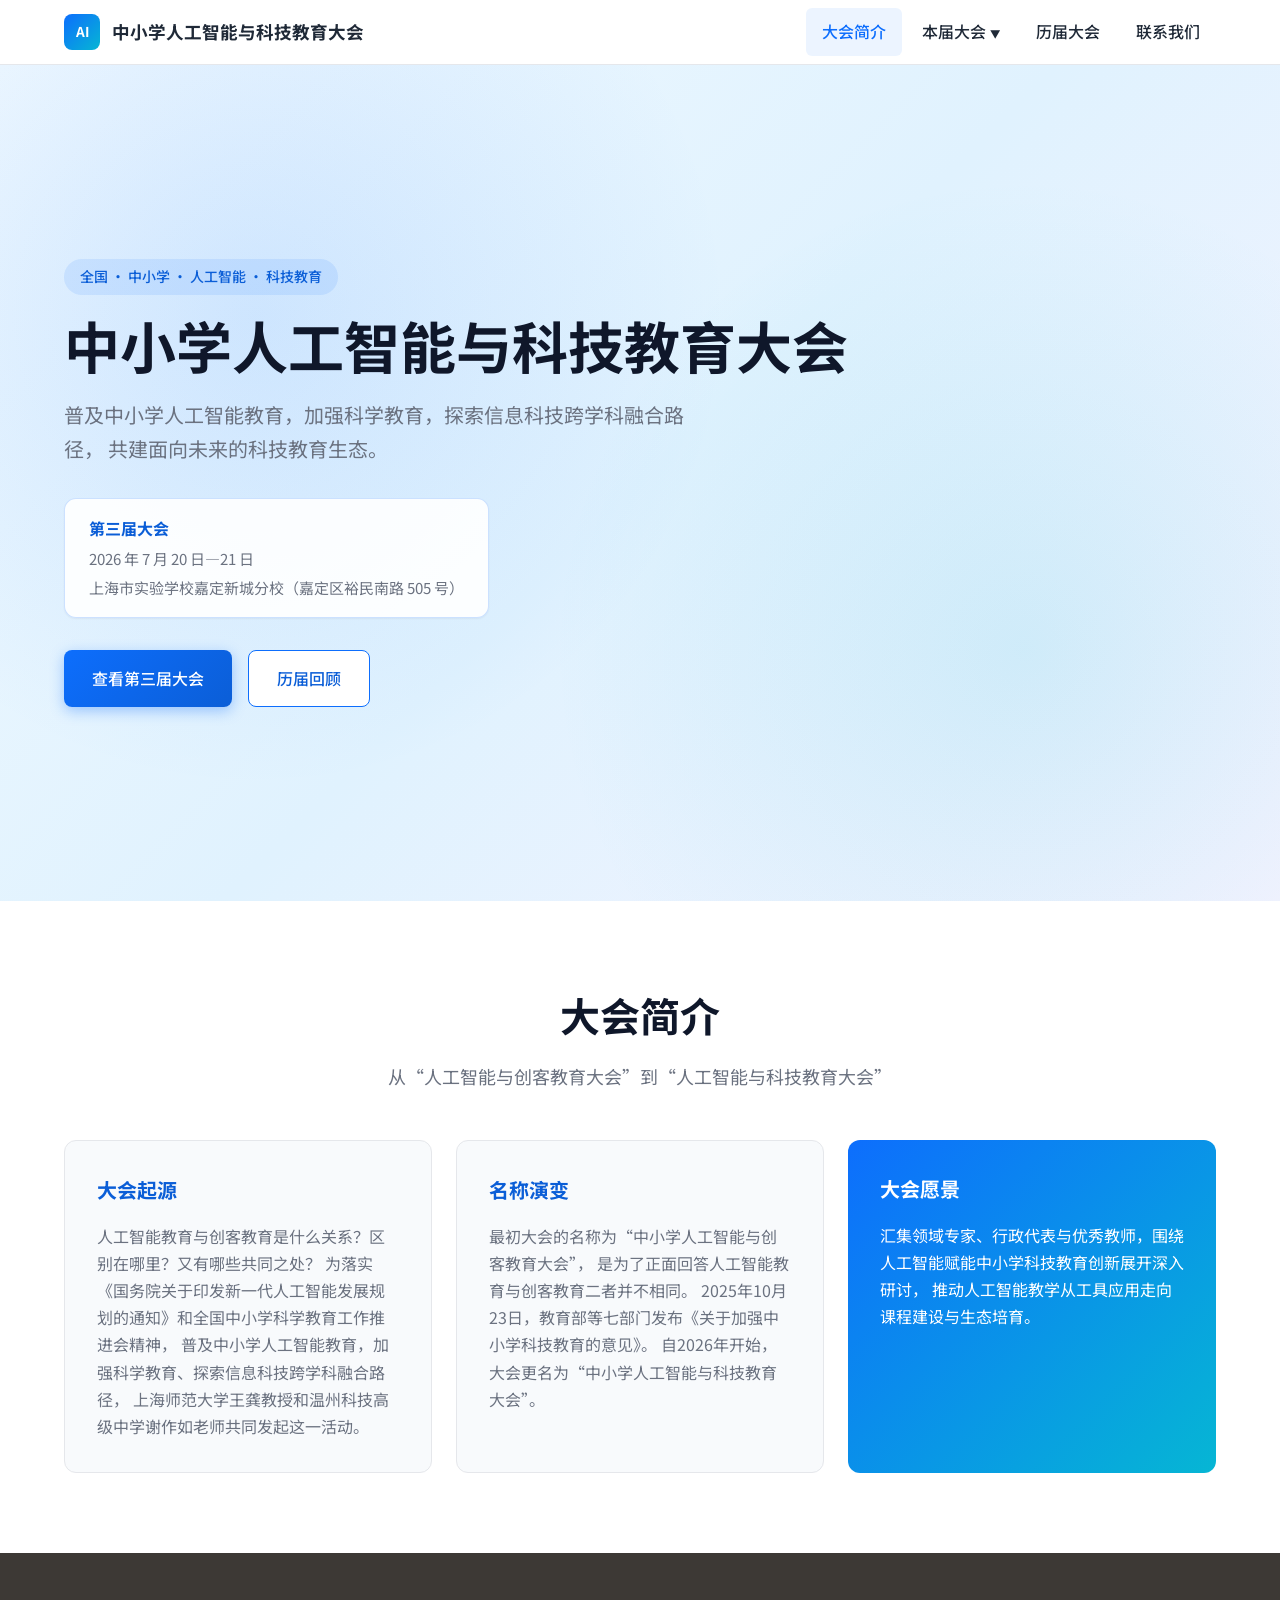
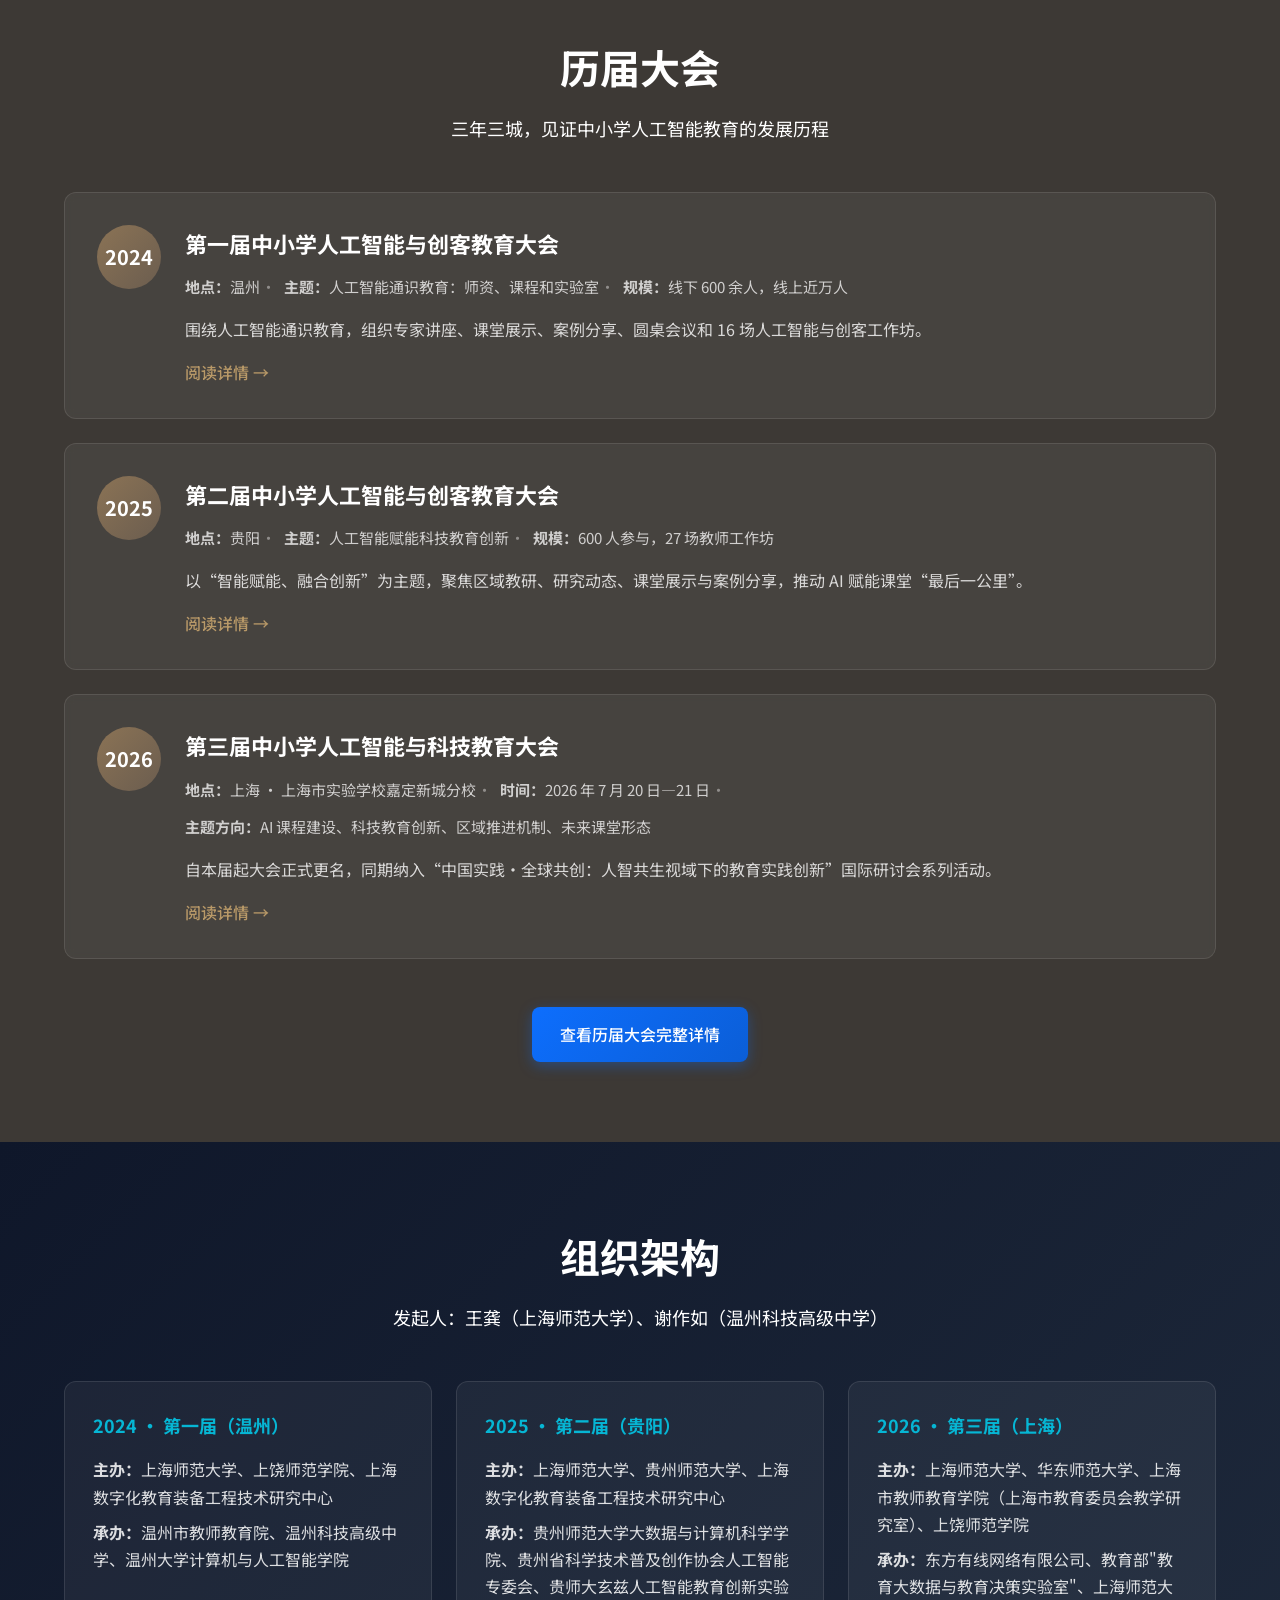
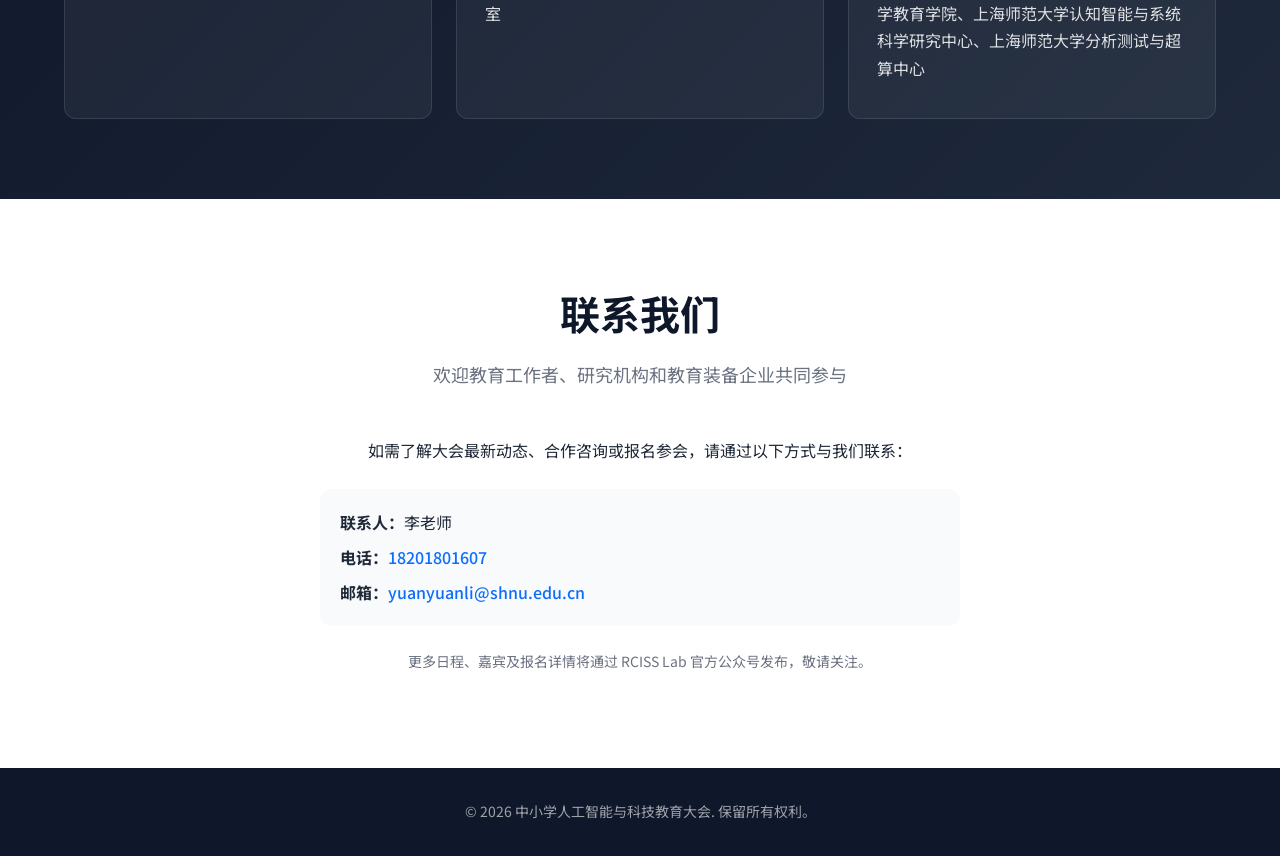
<file: index.html>
<!DOCTYPE html>
<html lang="zh-CN">
<head>
  <meta charset="UTF-8">
  <meta name="viewport" content="width=device-width, initial-scale=1.0">
  <title>中小学人工智能与科技教育大会</title>
  <meta name="description" content="中小学人工智能与科技教育大会官方网站。2026年7月20日—21日，上海市实验学校嘉定新城分校，围绕中小学人工智能课程建设、科技教育创新、区域推进机制与未来课堂形态开展交流研讨。">
  <link rel="stylesheet" href="assets/css/style.css">
  <link rel="preconnect" href="https://fonts.googleapis.com">
  <link rel="preconnect" href="https://fonts.gstatic.com" crossorigin>
  <link href="https://fonts.googleapis.com/css2?family=Noto+Sans+SC:wght@300;400;500;700&display=swap" rel="stylesheet">
</head>
<body>
  <header class="site-header">
    <div class="container nav-wrapper">
      <a class="logo" href="index.html" aria-label="首页">
        <span class="logo-icon">AI</span>
        <span class="logo-text">中小学人工智能与科技教育大会</span>
      </a>
      <nav class="main-nav" aria-label="主导航">
        <button class="nav-toggle" aria-expanded="false" aria-controls="nav-menu" aria-label="打开菜单">
          <span></span><span></span><span></span>
        </button>
        <ul id="nav-menu" class="nav-menu">
          <li><a class="active" href="index.html" aria-current="page">大会简介</a></li>
          <li class="has-dropdown">
            <a href="current.html">本届大会</a>
            <ul class="dropdown-menu">
              <li><a href="current.html#overview">会议概况</a></li>
              <li><a href="current.html#agenda">议程总览</a></li>
              <li><a href="current.html#main-forum">主论坛</a></li>
              <li><a href="current.html#forums">平行论坛</a></li>
              <li><a href="current.html#workshops">专题工作坊</a></li>
              <li><a href="current.html#closed">闭门会议</a></li>
              <li><a href="current.html#map">会议地图</a></li>
              <li><a href="current.html#organizers">组织架构</a></li>
              <li><a href="current.html#register">报名须知</a></li>
            </ul>
          </li>
          <li><a href="history.html">历届大会</a></li>
          <li><a href="#contact">联系我们</a></li>
        </ul>
      </nav>
    </div>
  </header>

  <main>
    <section class="hero">
      <div class="container">
        <div class="hero-content">
          <p class="hero-label">全国 · 中小学 · 人工智能 · 科技教育</p>
          <h1>中小学人工智能与科技教育大会</h1>
          <p class="hero-subtitle">
            普及中小学人工智能教育，加强科学教育，探索信息科技跨学科融合路径，
            共建面向未来的科技教育生态。
          </p>
          <div class="hero-banner">
            <strong>第三届大会</strong>
            <span>2026 年 7 月 20 日—21 日</span>
            <span>上海市实验学校嘉定新城分校（嘉定区裕民南路 505 号）</span>
          </div>
          <div class="hero-actions">
            <a class="btn btn-primary" href="current.html">查看第三届大会</a>
            <a class="btn btn-outline" href="#history">历届回顾</a>
          </div>
        </div>
      </div>
      <div class="hero-decoration" aria-hidden="true"></div>
    </section>

    <section id="about" class="section about">
      <div class="container">
        <div class="section-header">
          <h2>大会简介</h2>
          <p class="section-lead">从“人工智能与创客教育大会”到“人工智能与科技教育大会”</p>
        </div>
        <div class="about-grid">
          <div class="about-card">
            <h3>大会起源</h3>
            <p>
              人工智能教育与创客教育是什么关系？区别在哪里？又有哪些共同之处？
              为落实《国务院关于印发新一代人工智能发展规划的通知》和全国中小学科学教育工作推进会精神，
              普及中小学人工智能教育，加强科学教育、探索信息科技跨学科融合路径，
              上海师范大学王龚教授和温州科技高级中学谢作如老师共同发起这一活动。
            </p>
          </div>
          <div class="about-card">
            <h3>名称演变</h3>
            <p>
              最初大会的名称为“中小学人工智能与创客教育大会”，
              是为了正面回答人工智能教育与创客教育二者并不相同。
              2025年10月23日，教育部等七部门发布《关于加强中小学科技教育的意见》。
              自2026年开始，大会更名为“中小学人工智能与科技教育大会”。
            </p>
          </div>
          <div class="about-card highlight">
            <h3>大会愿景</h3>
            <p>
              汇集领域专家、行政代表与优秀教师，围绕人工智能赋能中小学科技教育创新展开深入研讨，
              推动人工智能教学从工具应用走向课程建设与生态培育。
            </p>
          </div>
        </div>
      </div>
    </section>

    <section id="history" class="section history">
      <div class="container">
        <div class="section-header light">
          <h2>历届大会</h2>
          <p class="section-lead">三年三城，见证中小学人工智能教育的发展历程</p>
        </div>
        <div class="timeline">
          <article class="timeline-item">
            <div class="timeline-marker">2024</div>
            <div class="timeline-content">
              <h3>第一届中小学人工智能与创客教育大会</h3>
              <ul class="meta-list">
                <li><strong>地点：</strong>温州</li>
                <li><strong>主题：</strong>人工智能通识教育：师资、课程和实验室</li>
                <li><strong>规模：</strong>线下 600 余人，线上近万人</li>
              </ul>
              <p>围绕人工智能通识教育，组织专家讲座、课堂展示、案例分享、圆桌会议和 16 场人工智能与创客工作坊。</p>
              <a class="link-arrow" href="history.html#conf-2024">阅读详情</a>
            </div>
          </article>
          <article class="timeline-item">
            <div class="timeline-marker">2025</div>
            <div class="timeline-content">
              <h3>第二届中小学人工智能与创客教育大会</h3>
              <ul class="meta-list">
                <li><strong>地点：</strong>贵阳</li>
                <li><strong>主题：</strong>人工智能赋能科技教育创新</li>
                <li><strong>规模：</strong>600 人参与，27 场教师工作坊</li>
              </ul>
              <p>以“智能赋能、融合创新”为主题，聚焦区域教研、研究动态、课堂展示与案例分享，推动 AI 赋能课堂“最后一公里”。</p>
              <a class="link-arrow" href="history.html#conf-2025">阅读详情</a>
            </div>
          </article>
          <article class="timeline-item">
            <div class="timeline-marker">2026</div>
            <div class="timeline-content">
              <h3>第三届中小学人工智能与科技教育大会</h3>
              <ul class="meta-list">
                <li><strong>地点：</strong>上海 · 上海市实验学校嘉定新城分校</li>
                <li><strong>时间：</strong>2026 年 7 月 20 日—21 日</li>
                <li><strong>主题方向：</strong>AI 课程建设、科技教育创新、区域推进机制、未来课堂形态</li>
              </ul>
              <p>自本届起大会正式更名，同期纳入“中国实践·全球共创：人智共生视域下的教育实践创新”国际研讨会系列活动。</p>
              <a class="link-arrow" href="current.html">阅读详情</a>
            </div>
          </article>
        </div>
        <div class="section-cta">
          <a class="btn btn-primary" href="history.html">查看历届大会完整详情</a>
        </div>
      </div>
    </section>

    <section id="organizers" class="section organizers">
      <div class="container">
        <div class="section-header light">
          <h2>组织架构</h2>
          <p class="section-lead">发起人：王龚（上海师范大学）、谢作如（温州科技高级中学）</p>
        </div>
        <div class="organizer-grid">
          <div class="organizer-card">
            <h3>2024 · 第一届（温州）</h3>
            <ul>
              <li><strong>主办：</strong>上海师范大学、上饶师范学院、上海数字化教育装备工程技术研究中心</li>
              <li><strong>承办：</strong>温州市教师教育院、温州科技高级中学、温州大学计算机与人工智能学院</li>
            </ul>
          </div>
          <div class="organizer-card">
            <h3>2025 · 第二届（贵阳）</h3>
            <ul>
              <li><strong>主办：</strong>上海师范大学、贵州师范大学、上海数字化教育装备工程技术研究中心</li>
              <li><strong>承办：</strong>贵州师范大学大数据与计算机科学学院、贵州省科学技术普及创作协会人工智能专委会、贵师大玄兹人工智能教育创新实验室</li>
            </ul>
          </div>
          <div class="organizer-card">
            <h3>2026 · 第三届（上海）</h3>
            <ul>
              <li><strong>主办：</strong>上海师范大学、华东师范大学、上海市教师教育学院（上海市教育委员会教学研究室）、上饶师范学院</li>
              <li><strong>承办：</strong>东方有线网络有限公司、教育部"教育大数据与教育决策实验室"、上海师范大学教育学院、上海师范大学认知智能与系统科学研究中心、上海师范大学分析测试与超算中心</li>
            </ul>
          </div>
        </div>
      </div>
    </section>

    <section id="contact" class="section contact">
      <div class="container">
        <div class="section-header">
          <h2>联系我们</h2>
          <p class="section-lead">欢迎教育工作者、研究机构和教育装备企业共同参与</p>
        </div>
        <div class="contact-content">
          <p>
            如需了解大会最新动态、合作咨询或报名参会，请通过以下方式与我们联系：
          </p>
          <div class="contact-info">
            <p><strong>联系人：</strong>李老师</p>
            <p><strong>电话：</strong><a href="tel:18201801607">18201801607</a></p>
            <p><strong>邮箱：</strong><a href="mailto:yuanyuanli@shnu.edu.cn">yuanyuanli@shnu.edu.cn</a></p>
          </div>
          <p class="contact-note">更多日程、嘉宾及报名详情将通过 RCISS Lab 官方公众号发布，敬请关注。</p>
        </div>
      </div>
    </section>
  </main>

  <footer class="site-footer">
    <div class="container">
      <p>© <span id="year"></span> 中小学人工智能与科技教育大会. 保留所有权利。</p>
    </div>
  </footer>

  <script>
    document.getElementById('year').textContent = new Date().getFullYear();

    const navToggle = document.querySelector('.nav-toggle');
    const navMenu = document.getElementById('nav-menu');
    navToggle.addEventListener('click', () => {
      const expanded = navToggle.getAttribute('aria-expanded') === 'true';
      navToggle.setAttribute('aria-expanded', !expanded);
      navMenu.classList.toggle('open');
    });

    document.querySelectorAll('.nav-menu a').forEach(link => {
      link.addEventListener('click', () => {
        navToggle.setAttribute('aria-expanded', 'false');
        navMenu.classList.remove('open');
      });
    });

    document.querySelectorAll('.has-dropdown > a').forEach(toggle => {
      toggle.addEventListener('click', (e) => {
        if (window.innerWidth < 900) {
          e.preventDefault();
          const parent = toggle.parentElement;
          parent.classList.toggle('open');
        }
      });
    });
  </script>
</body>
</html>
</file>
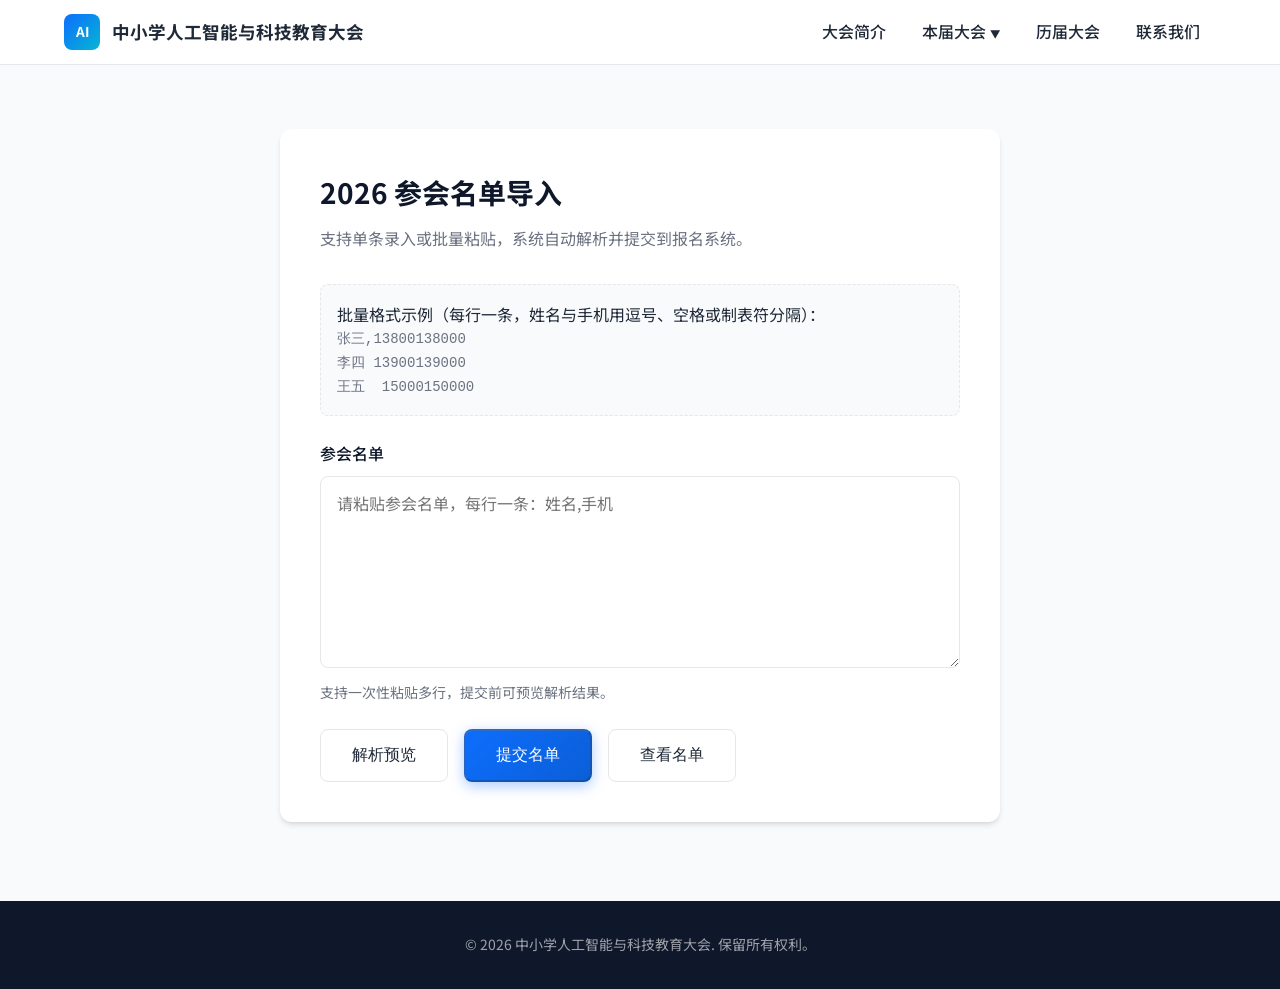
<file: 2026input.html>
<!DOCTYPE html>
<html lang="zh-CN">
<head>
  <meta charset="UTF-8">
  <meta name="viewport" content="width=device-width, initial-scale=1.0">
  <title>2026 参会名单导入 · 中小学人工智能与科技教育大会</title>
  <meta name="description" content="2026 年中小学人工智能与科技教育大会参会名单批量导入工具。">
  <link rel="stylesheet" href="assets/css/style.css">
  <link rel="preconnect" href="https://fonts.googleapis.com">
  <link rel="preconnect" href="https://fonts.gstatic.com" crossorigin>
  <link href="https://fonts.googleapis.com/css2?family=Noto+Sans+SC:wght@300;400;500;700&display=swap" rel="stylesheet">
  <style>
    .import-page {
      min-height: calc(100vh - var(--header-height));
      padding: 4rem 0;
      background: var(--color-bg-alt);
    }

    .import-card {
      max-width: 720px;
      margin: 0 auto;
      padding: 2.5rem;
      background: #fff;
      border-radius: var(--radius);
      box-shadow: var(--shadow-md);
    }

    .import-card h2 {
      margin: 0 0 0.5rem;
      font-size: 1.75rem;
      color: #0f172a;
    }

    .import-card .intro {
      margin: 0 0 2rem;
      color: var(--color-text-light);
    }

    .form-group {
      margin-bottom: 1.5rem;
    }

    .form-group label {
      display: block;
      margin-bottom: 0.5rem;
      font-weight: 500;
      color: #0f172a;
    }

    .form-group .hint {
      display: block;
      margin-top: 0.375rem;
      font-size: 0.875rem;
      color: var(--color-text-light);
    }

    .form-control {
      width: 100%;
      padding: 0.875rem 1rem;
      font-size: 1rem;
      font-family: inherit;
      color: var(--color-text);
      background: var(--color-bg);
      border: 1px solid var(--color-border);
      border-radius: 0.5rem;
      transition: border-color 0.2s, box-shadow 0.2s;
    }

    .form-control:focus {
      outline: none;
      border-color: var(--color-primary);
      box-shadow: 0 0 0 3px rgba(13, 110, 253, 0.1);
    }

    textarea.form-control {
      min-height: 12rem;
      resize: vertical;
      line-height: 1.6;
    }

    .preview-table {
      width: 100%;
      margin: 1.5rem 0;
      border-collapse: collapse;
      font-size: 0.9375rem;
    }

    .preview-table th,
    .preview-table td {
      padding: 0.75rem 1rem;
      text-align: left;
      border-bottom: 1px solid var(--color-border);
    }

    .preview-table th {
      font-weight: 600;
      color: #0f172a;
      background: var(--color-bg-alt);
    }

    .preview-table tr.invalid td {
      color: #dc2626;
      background: #fef2f2;
    }

    .preview-status {
      display: flex;
      align-items: center;
      justify-content: space-between;
      margin-bottom: 1rem;
      padding: 0.875rem 1rem;
      background: var(--color-bg-alt);
      border-radius: 0.5rem;
      font-size: 0.9375rem;
    }

    .status-message {
      margin-top: 1.5rem;
      padding: 1rem 1.25rem;
      border-radius: 0.5rem;
      font-size: 0.9375rem;
    }

    .status-message.success {
      color: #166534;
      background: #dcfce7;
      border: 1px solid #86efac;
    }

    .status-message.error {
      color: #991b1b;
      background: #fee2e2;
      border: 1px solid #fca5a5;
    }

    .status-message.info {
      color: #1e40af;
      background: #dbeafe;
      border: 1px solid #93c5fd;
    }

    .import-actions {
      display: flex;
      flex-wrap: wrap;
      gap: 1rem;
      margin-top: 1.5rem;
    }

    .import-actions .btn {
      min-width: 8rem;
    }

    .roster-area {
      margin-top: 2rem;
      padding-top: 2rem;
      border-top: 1px solid var(--color-border);
    }

    .roster-area h3 {
      margin: 0 0 0.75rem;
      font-size: 1.25rem;
      color: #0f172a;
    }

    .roster-count {
      margin: 0 0 1rem;
      color: var(--color-text-light);
      font-size: 0.9375rem;
    }

    .btn-secondary {
      color: var(--color-text);
      background: #fff;
      border: 1px solid var(--color-border);
    }

    .btn-secondary:hover {
      background: var(--color-bg-alt);
    }

    .example-box {
      margin-bottom: 1.5rem;
      padding: 1rem;
      background: #f8fafc;
      border: 1px dashed var(--color-border);
      border-radius: 0.5rem;
    }

    .example-box code {
      display: block;
      font-size: 0.875rem;
      color: var(--color-text-light);
      white-space: pre-wrap;
    }
  </style>
</head>
<body>
  <header class="site-header">
    <div class="container nav-wrapper">
      <a class="logo" href="index.html" aria-label="首页">
        <span class="logo-icon">AI</span>
        <span class="logo-text">中小学人工智能与科技教育大会</span>
      </a>
      <nav class="main-nav" aria-label="主导航">
        <button class="nav-toggle" aria-expanded="false" aria-controls="nav-menu" aria-label="打开菜单">
          <span></span><span></span><span></span>
        </button>
        <ul id="nav-menu" class="nav-menu">
          <li><a href="index.html#about">大会简介</a></li>
          <li class="has-dropdown">
            <a href="current.html">本届大会</a>
            <ul class="dropdown-menu">
              <li><a href="current.html#overview">会议概况</a></li>
              <li><a href="current.html#agenda">议程总览</a></li>
              <li><a href="current.html#main-forum">主论坛</a></li>
              <li><a href="current.html#forums">平行论坛</a></li>
              <li><a href="current.html#workshops">专题工作坊</a></li>
              <li><a href="current.html#closed">闭门会议</a></li>
              <li><a href="current.html#map">会议地图</a></li>
              <li><a href="current.html#organizers">组织架构</a></li>
              <li><a href="current.html#register">报名须知</a></li>
            </ul>
          </li>
          <li><a href="history.html">历届大会</a></li>
          <li><a href="index.html#contact">联系我们</a></li>
        </ul>
      </nav>
    </div>
  </header>

  <main class="import-page">
    <div class="container">
      <div class="import-card">
        <h2>2026 参会名单导入</h2>
        <p class="intro">支持单条录入或批量粘贴，系统自动解析并提交到报名系统。</p>

        <div class="example-box">
          <label>批量格式示例（每行一条，姓名与手机用逗号、空格或制表符分隔）：</label>
          <code>张三,13800138000
李四 13900139000
王五  15000150000</code>
        </div>

        <form id="importForm">
          <div class="form-group">
            <label for="batchInput">参会名单</label>
            <textarea id="batchInput" class="form-control" placeholder="请粘贴参会名单，每行一条：姓名,手机" required></textarea>
            <span class="hint">支持一次性粘贴多行，提交前可预览解析结果。</span>
          </div>

          <div id="previewArea" style="display: none;">
            <div class="preview-status">
              <span id="previewCount">已解析 0 条有效记录</span>
              <span id="previewInvalid" style="color: #dc2626;"></span>
            </div>
            <table class="preview-table">
              <thead>
                <tr>
                  <th style="width: 3rem;">序号</th>
                  <th>姓名</th>
                  <th>手机</th>
                </tr>
              </thead>
              <tbody id="previewBody"></tbody>
            </table>
          </div>

          <div class="import-actions">
            <button type="button" class="btn btn-secondary" id="previewBtn">解析预览</button>
            <button type="submit" class="btn btn-primary" id="submitBtn" disabled>提交名单</button>
            <button type="button" class="btn btn-secondary" id="viewRosterBtn">查看名单</button>
          </div>

          <div id="statusMessage" class="status-message" style="display: none;"></div>
        </form>

        <div id="rosterArea" class="roster-area" style="display: none;">
          <h3>当前参会名单</h3>
          <p id="rosterCount" class="roster-count"></p>
          <table class="preview-table">
            <thead>
              <tr>
                <th style="width: 3rem;">序号</th>
                <th>姓名</th>
                <th>手机</th>
              </tr>
            </thead>
            <tbody id="rosterBody"></tbody>
          </table>
        </div>
      </div>
    </div>
  </main>

  <footer class="site-footer">
    <div class="container">
      <p>© <span id="year"></span> 中小学人工智能与科技教育大会. 保留所有权利。</p>
    </div>
  </footer>

  <script>
    document.getElementById('year').textContent = new Date().getFullYear();

    const navToggle = document.querySelector('.nav-toggle');
    const navMenu = document.getElementById('nav-menu');
    navToggle.addEventListener('click', () => {
      const expanded = navToggle.getAttribute('aria-expanded') === 'true';
      navToggle.setAttribute('aria-expanded', !expanded);
      navMenu.classList.toggle('open');
    });

    document.querySelectorAll('.nav-menu a').forEach(link => {
      link.addEventListener('click', () => {
        navToggle.setAttribute('aria-expanded', 'false');
        navMenu.classList.remove('open');
      });
    });

    document.querySelectorAll('.has-dropdown > a').forEach(toggle => {
      toggle.addEventListener('click', (e) => {
        if (window.innerWidth < 900) {
          e.preventDefault();
          const parent = toggle.parentElement;
          parent.classList.toggle('open');
        }
      });
    });

    const API_URL = 'https://qf.zmrobo.com/api/x5sz720ikv';
    const API_LIST_URL = 'https://qf.zmrobo.com/api/x5sz720ikv/all';
    const batchInput = document.getElementById('batchInput');
    const previewBtn = document.getElementById('previewBtn');
    const submitBtn = document.getElementById('submitBtn');
    const previewArea = document.getElementById('previewArea');
    const previewBody = document.getElementById('previewBody');
    const previewCount = document.getElementById('previewCount');
    const previewInvalid = document.getElementById('previewInvalid');
    const statusMessage = document.getElementById('statusMessage');
    const importForm = document.getElementById('importForm');
    const viewRosterBtn = document.getElementById('viewRosterBtn');
    const rosterArea = document.getElementById('rosterArea');
    const rosterBody = document.getElementById('rosterBody');
    const rosterCount = document.getElementById('rosterCount');

    let parsedEntries = [];

    function parseEntries(text) {
      const lines = text.split(/\r?\n/);
      const entries = [];
      const invalid = [];

      lines.forEach((line, index) => {
        const trimmed = line.trim();
        if (!trimmed) return;

        // Split by comma, tab, or 2+ spaces
        const parts = trimmed.split(/[,，\t]|\s{2,}/).map(s => s.trim()).filter(Boolean);

        if (parts.length >= 2) {
          const name = parts[0];
          const phone = parts.slice(1).join('').replace(/\s+/g, '');
          const isValidPhone = /^1[3-9]\d{9}$/.test(phone);

          entries.push({
            line: index + 1,
            name,
            phone,
            valid: isValidPhone
          });

          if (!isValidPhone) {
            invalid.push(index + 1);
          }
        } else {
          invalid.push(index + 1);
        }
      });

      return { entries, invalid };
    }

    function showStatus(type, message) {
      statusMessage.className = `status-message ${type}`;
      statusMessage.textContent = message;
      statusMessage.style.display = 'block';
    }

    function hideStatus() {
      statusMessage.style.display = 'none';
    }

    previewBtn.addEventListener('click', () => {
      hideStatus();
      const text = batchInput.value;
      if (!text.trim()) {
        showStatus('info', '请先输入或粘贴参会名单。');
        previewArea.style.display = 'none';
        submitBtn.disabled = true;
        return;
      }

      const { entries, invalid } = parseEntries(text);
      parsedEntries = entries;

      previewBody.innerHTML = '';
      entries.forEach((entry, index) => {
        const row = document.createElement('tr');
        if (!entry.valid) row.classList.add('invalid');
        row.innerHTML = `
          <td>${index + 1}</td>
          <td>${entry.name}</td>
          <td>${entry.phone}</td>
        `;
        previewBody.appendChild(row);
      });

      const validCount = entries.filter(e => e.valid).length;
      previewCount.textContent = `已解析 ${entries.length} 条记录，有效 ${validCount} 条`;
      previewInvalid.textContent = invalid.length > 0 ? `第 ${invalid.join('、')} 行格式或手机号有误` : '';
      previewArea.style.display = 'block';

      submitBtn.disabled = validCount === 0;

      if (invalid.length > 0) {
        showStatus('error', `发现 ${invalid.length} 行数据有误，请修正后再提交。`);
      } else if (validCount > 0) {
        showStatus('success', `解析成功，共 ${validCount} 条有效记录，可点击“提交名单”。`);
      }
    });

    importForm.addEventListener('submit', async (e) => {
      e.preventDefault();
      hideStatus();

      if (parsedEntries.length === 0) {
        showStatus('info', '请先点击“解析预览”确认数据。');
        return;
      }

      const validEntries = parsedEntries.filter(e => e.valid).map(e => ({
        name: e.name,
        phone: e.phone.slice(-4)
      }));

      if (validEntries.length === 0) {
        showStatus('error', '没有有效的参会记录，请检查数据格式。');
        return;
      }

      submitBtn.disabled = true;
      submitBtn.textContent = '提交中…';

      try {
        const response = await fetch(API_URL, {
          method: 'POST',
          headers: {
            'Content-Type': 'application/json'
          },
          body: JSON.stringify({ entries: validEntries })
        });

        if (response.ok) {
          const result = await response.json().catch(() => ({}));
          showStatus('success', `提交成功！共 ${validEntries.length} 条记录。${result.message || ''}`);
          batchInput.value = '';
          previewArea.style.display = 'none';
          parsedEntries = [];
        } else {
          const errorText = await response.text().catch(() => '服务器错误');
          showStatus('error', `提交失败（${response.status}）：${errorText}`);
        }
      } catch (err) {
        showStatus('error', `提交出错：${err.message}`);
      } finally {
        submitBtn.disabled = false;
        submitBtn.textContent = '提交名单';
      }
    });

    viewRosterBtn.addEventListener('click', async () => {
      viewRosterBtn.disabled = true;
      viewRosterBtn.textContent = '加载中…';
      hideStatus();

      try {
        const response = await fetch(API_LIST_URL, { method: 'GET' });
        if (!response.ok) {
          throw new Error(`服务器返回 ${response.status}`);
        }
        const data = await response.json();

        // The endpoint groups entries under submissions
        const submissions = Array.isArray(data)
          ? data
          : (Array.isArray(data.submissions) ? data.submissions : []);
        const entries = submissions.flatMap(item =>
          Array.isArray(item.entries) ? item.entries : [item]
        ).filter(e => e && (e.name || e.phone));

        rosterBody.innerHTML = '';
        entries.forEach((entry, index) => {
          const row = document.createElement('tr');
          row.innerHTML = `
            <td>${index + 1}</td>
            <td>${entry.name || '-'}</td>
            <td>${entry.phone || '-'}</td>
          `;
          rosterBody.appendChild(row);
        });

        rosterCount.textContent = `共 ${entries.length} 条记录`;
        rosterArea.style.display = 'block';
        rosterArea.scrollIntoView({ behavior: 'smooth', block: 'start' });
      } catch (err) {
        showStatus('error', `名单加载失败：${err.message}`);
      } finally {
        viewRosterBtn.disabled = false;
        viewRosterBtn.textContent = '查看名单';
      }
    });
  </script>
</body>
</html>
</file>
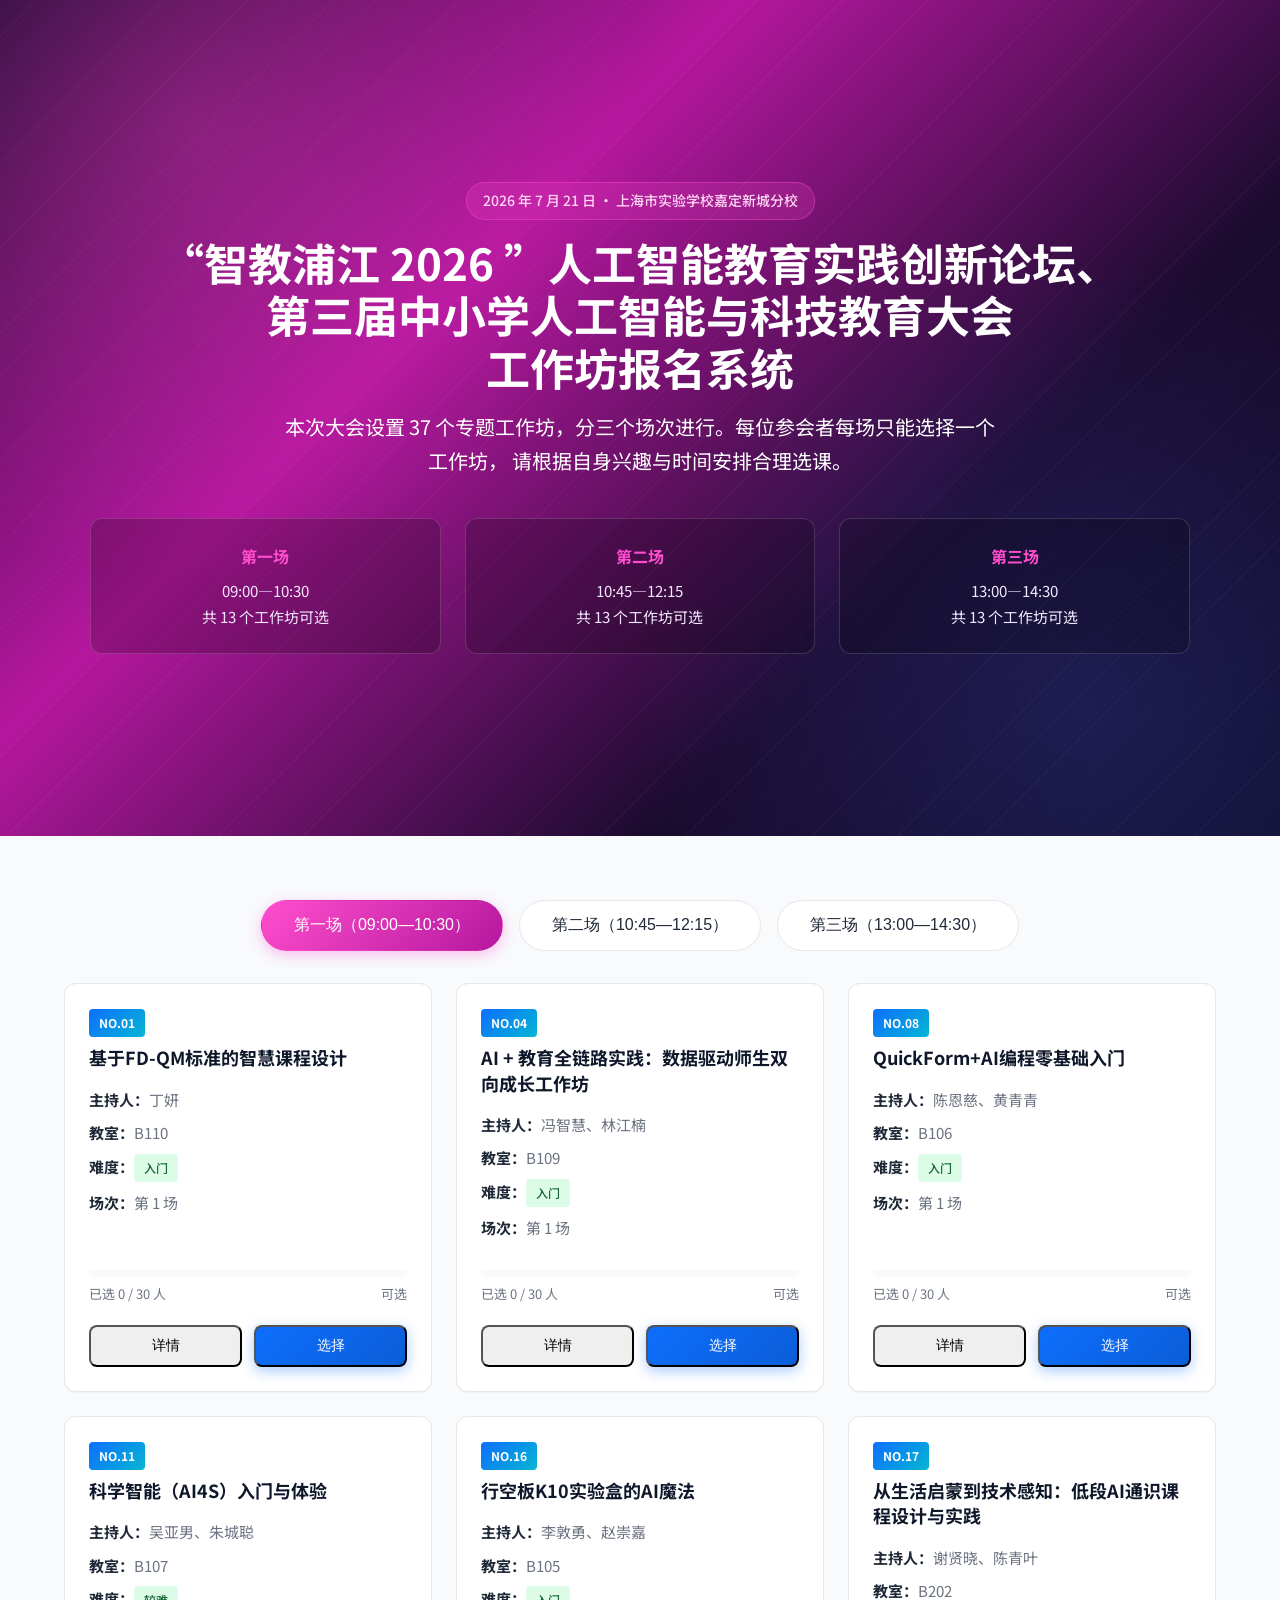
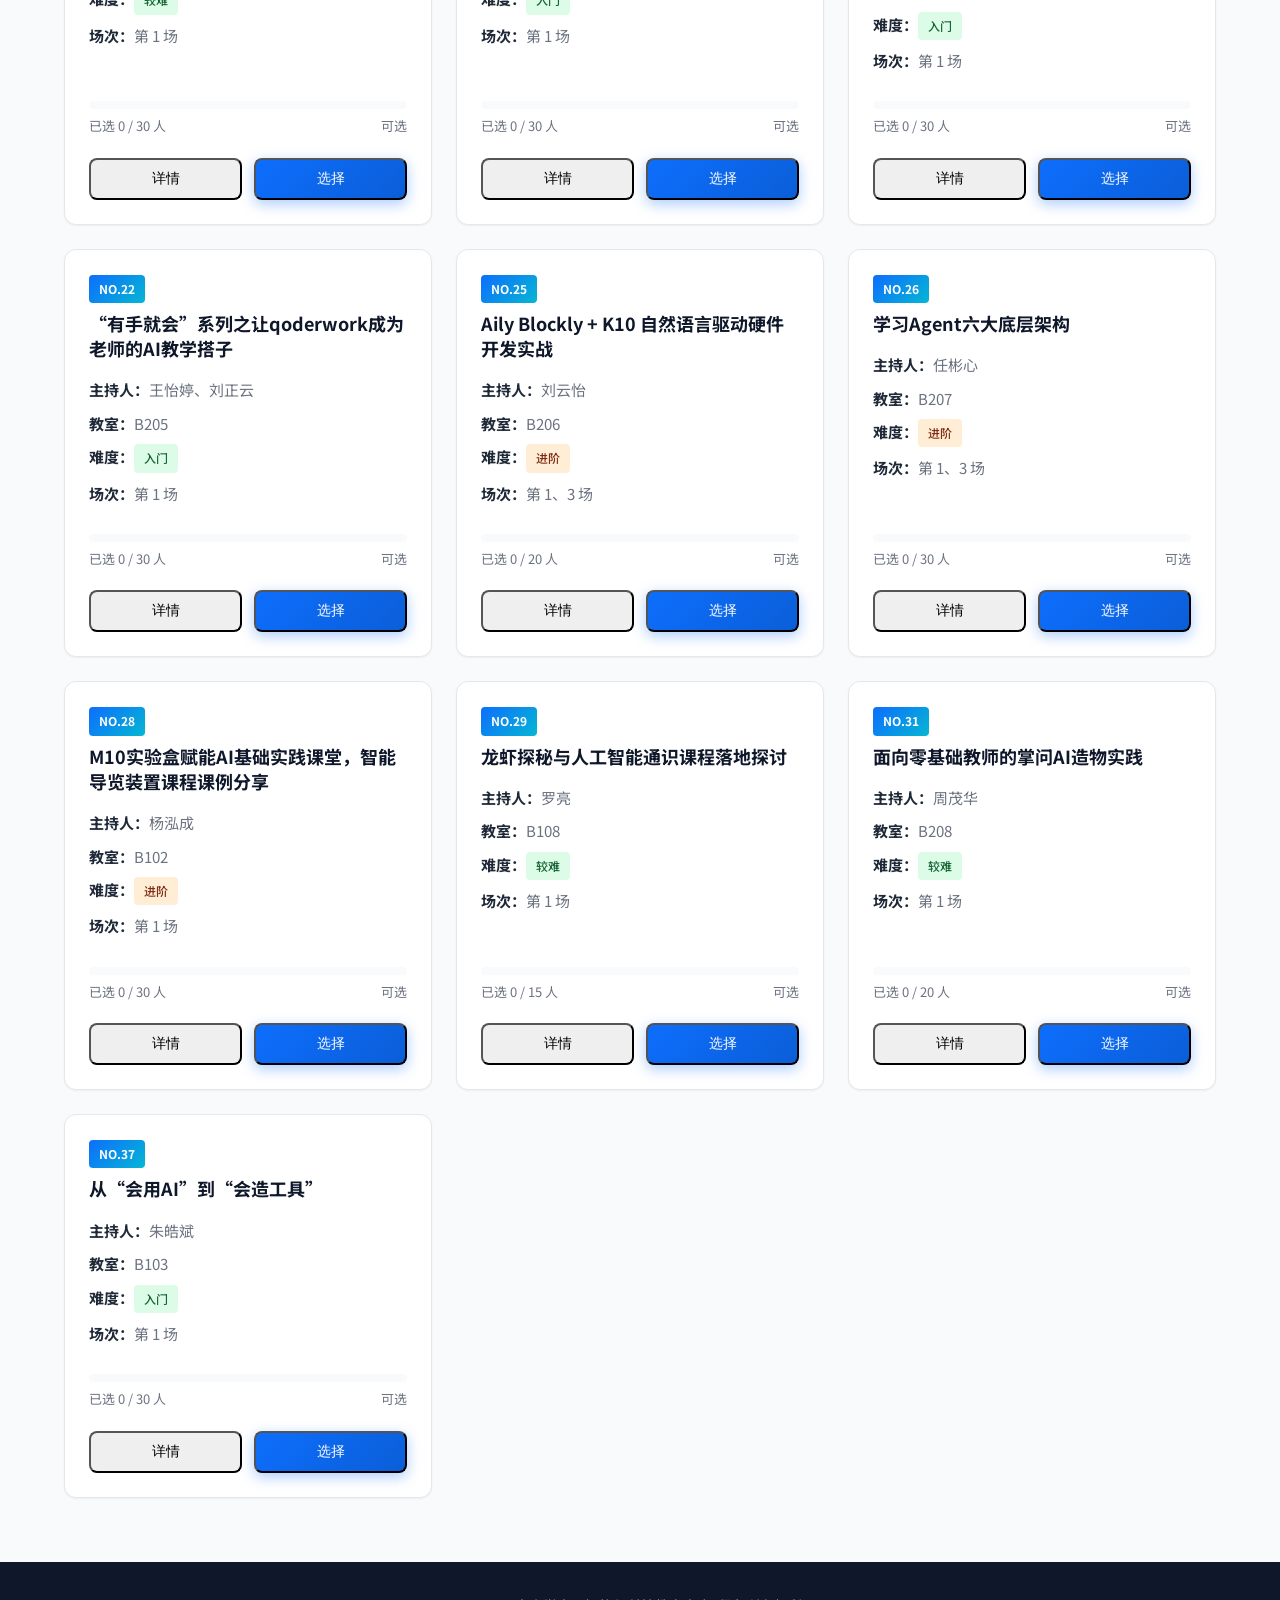
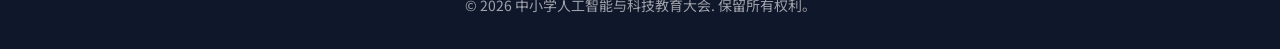
<file: 2026workshop.html>
<!DOCTYPE html>
<html lang="zh-CN">
<head>
  <meta charset="UTF-8">
  <meta name="viewport" content="width=device-width, initial-scale=1.0">
  <title>“智教浦江 2026 ”人工智能教育实践创新论坛、 第三届中小学人工智能与科技教育大会工作坊报名系统</title>
  <meta name="description" content="第三届人工智能与科技教育大会工作坊报名系统，支持三场工作坊选课、身份验证与在线提交。">
  <link rel="stylesheet" href="assets/css/style.css">
  <link rel="preconnect" href="https://fonts.googleapis.com">
  <link rel="preconnect" href="https://fonts.gstatic.com" crossorigin>
  <link href="https://fonts.googleapis.com/css2?family=Noto+Sans+SC:wght@300;400;500;700&display=swap" rel="stylesheet">
  <style>
    .workshop-page {
      min-height: calc(100vh - var(--header-height));
      padding: 4rem 0;
      background: var(--color-bg-alt);
    }

    .workshop-hero {
      background: linear-gradient(135deg, #240b36 0%, #b5179e 35%, #1a0b2e 70%, #0f0c29 100%);
      color: #fff;
    }

    .workshop-hero .hero-decoration {
      background:
        radial-gradient(circle at 15% 15%, rgba(255, 78, 205, 0.25) 0%, transparent 35%),
        radial-gradient(circle at 85% 85%, rgba(67, 97, 238, 0.2) 0%, transparent 35%),
        repeating-linear-gradient(-45deg, rgba(255, 255, 255, 0.03) 0px, rgba(255, 255, 255, 0.03) 1px, transparent 1px, transparent 30px);
    }

    .workshop-hero h1,
    .workshop-hero .hero-subtitle {
      color: #fff;
    }

    .workshop-hero .hero-label {
      color: #ffd6f5;
      background: rgba(255, 78, 205, 0.18);
      border: 1px solid rgba(255, 78, 205, 0.4);
    }

    .workshop-hero .hero-content {
      margin: 0 auto;
      text-align: center;
      max-width: 1100px;
    }

    .workshop-hero h1 {
      font-size: clamp(1.75rem, 4vw, 2.75rem);
      margin-bottom: 1rem;
    }

    @media (min-width: 768px) {
      .workshop-hero h1 {
        white-space: nowrap;
      }
    }

    .workshop-hero .hero-subtitle {
      margin-left: auto;
      margin-right: auto;
      max-width: 720px;
    }

    .intro-cards {
      display: grid;
      grid-template-columns: repeat(auto-fit, minmax(220px, 1fr));
      gap: 1.5rem;
      margin-top: 2.5rem;
    }

    .intro-card {
      padding: 1.5rem;
      background: rgba(0, 0, 0, 0.2);
      border: 1px solid rgba(255, 255, 255, 0.15);
      border-radius: var(--radius);
    }

    .intro-card h3 {
      margin: 0 0 0.5rem;
      font-size: 1rem;
      color: #ff4ecd;
    }

    .intro-card p {
      margin: 0;
      font-size: 0.9375rem;
      color: #f3e8ff;
    }

    .session-tabs {
      display: flex;
      justify-content: center;
      gap: 1rem;
      margin-bottom: 2rem;
      flex-wrap: wrap;
    }

    .session-tab {
      padding: 0.875rem 2rem;
      font-size: 1rem;
      font-weight: 500;
      color: var(--color-text);
      background: #fff;
      border: 1px solid var(--color-border);
      border-radius: 999px;
      cursor: pointer;
      transition: all 0.2s;
    }

    .session-tab:hover {
      border-color: var(--color-primary);
      color: var(--color-primary);
    }

    .session-tab.active {
      color: #fff;
      background: linear-gradient(135deg, #ff4ecd, #b5179e);
      border-color: transparent;
      box-shadow: 0 4px 14px rgba(255, 78, 205, 0.35);
    }

    .workshop-grid {
      display: grid;
      grid-template-columns: repeat(3, 1fr);
      gap: 1.5rem;
    }

    @media (max-width: 900px) {
      .workshop-grid {
        grid-template-columns: repeat(2, 1fr);
      }
    }

    @media (max-width: 640px) {
      .workshop-grid {
        grid-template-columns: 1fr;
      }
    }

    .workshop-card {
      display: flex;
      flex-direction: column;
      padding: 1.5rem;
      background: #fff;
      border: 1px solid var(--color-border);
      border-radius: var(--radius);
      box-shadow: var(--shadow-sm);
      transition: transform 0.2s, box-shadow 0.2s;
    }

    .workshop-card:hover {
      transform: translateY(-3px);
      box-shadow: var(--shadow-md);
    }

    .workshop-card.selected {
      border-color: #ff4ecd;
      box-shadow: 0 0 0 3px rgba(255, 78, 205, 0.12);
    }

    .workshop-card.disabled {
      opacity: 0.65;
      pointer-events: none;
    }

    .workshop-header {
      margin-bottom: 1rem;
    }

    .workshop-number {
      display: inline-block;
      margin-bottom: 0.5rem;
      padding: 0.25rem 0.625rem;
      font-size: 0.75rem;
      font-weight: 700;
      color: #fff;
      background: linear-gradient(135deg, var(--color-primary), var(--color-secondary));
      border-radius: 0.25rem;
    }

    .workshop-name {
      margin: 0;
      font-size: 1.125rem;
      font-weight: 700;
      color: #0f172a;
      cursor: pointer;
      line-height: 1.4;
    }

    .workshop-name:hover {
      color: var(--color-primary);
    }

    .workshop-meta {
      flex: 1;
      margin-bottom: 1.25rem;
    }

    .workshop-meta p {
      margin: 0 0 0.5rem;
      font-size: 0.9375rem;
      color: var(--color-text-light);
    }

    .workshop-meta strong {
      color: var(--color-text);
    }

    .workshop-progress {
      margin-bottom: 1.25rem;
    }

    .progress-bar {
      height: 0.5rem;
      background: var(--color-bg-alt);
      border-radius: 999px;
      overflow: hidden;
    }

    .progress-fill {
      height: 100%;
      background: linear-gradient(90deg, #ff4ecd, #b5179e);
      border-radius: 999px;
      transition: width 0.3s;
    }

    .progress-text {
      display: flex;
      justify-content: space-between;
      margin-top: 0.375rem;
      font-size: 0.8125rem;
      color: var(--color-text-light);
    }

    .workshop-actions {
      display: flex;
      gap: 0.75rem;
    }

    .btn-sm {
      flex: 1;
      padding: 0.625rem 1rem;
      font-size: 0.875rem;
    }

    .difficulty-badge {
      display: inline-block;
      padding: 0.25rem 0.625rem;
      font-size: 0.75rem;
      font-weight: 500;
      border-radius: 0.25rem;
    }

    .difficulty-beginner {
      color: #166534;
      background: #dcfce7;
    }

    .difficulty-advanced {
      color: #7c2d12;
      background: #ffedd5;
    }

    .modal-overlay {
      position: fixed;
      inset: 0;
      z-index: 200;
      display: none;
      align-items: center;
      justify-content: center;
      padding: 1.5rem;
      background: rgba(0, 0, 0, 0.6);
      backdrop-filter: blur(4px);
    }

    .modal-overlay.open {
      display: flex;
    }

    .modal {
      width: 100%;
      max-width: 920px;
      max-height: 90vh;
      overflow-y: auto;
      background: #fff;
      border-radius: var(--radius);
      box-shadow: var(--shadow-lg);
    }

    .modal-header {
      display: flex;
      align-items: center;
      justify-content: space-between;
      padding: 1.25rem 1.5rem;
      border-bottom: 1px solid var(--color-border);
    }

    .modal-header h3 {
      margin: 0;
      font-size: 1.5rem;
      color: #0f172a;
    }

    .modal-close {
      width: 2.25rem;
      height: 2.25rem;
      font-size: 1.75rem;
      color: var(--color-text-light);
      background: transparent;
      border: none;
      cursor: pointer;
    }

    .modal-body {
      padding: 1.5rem;
    }

    .modal-body p {
      margin: 0 0 0.75rem;
      color: var(--color-text-light);
    }

    .modal-body .detail-row {
      display: flex;
      gap: 0.5rem;
      margin-bottom: 0.625rem;
    }

    .modal-body .detail-label {
      flex-shrink: 0;
      width: 5rem;
      font-weight: 500;
      color: #0f172a;
    }

    .modal-footer {
      display: flex;
      justify-content: flex-end;
      gap: 0.75rem;
      padding: 1rem 1.5rem 1.5rem;
    }

    .detail-grid {
      display: grid;
      grid-template-columns: 260px 1fr;
      gap: 1.75rem;
    }

    @media (max-width: 720px) {
      .detail-grid {
        grid-template-columns: 1fr;
      }
    }

    .speaker-card {
      text-align: center;
    }

    .speaker-photo {
      width: 100%;
      max-width: 220px;
      aspect-ratio: 1 / 1;
      margin: 0 auto 1rem;
      object-fit: cover;
      border-radius: 50%;
      background: var(--color-bg-alt);
      border: 1px solid var(--color-border);
    }

    .speaker-photo.placeholder {
      display: flex;
      align-items: center;
      justify-content: center;
      color: var(--color-text-light);
      font-size: 0.875rem;
    }

    .speaker-photos {
      display: grid;
      grid-template-columns: repeat(2, 1fr);
      gap: 1rem;
      margin-bottom: 1rem;
    }

    .speaker-photos .speaker-photo {
      max-width: 100%;
      margin: 0;
    }

    .speaker-photos.single .speaker-photo {
      grid-column: span 2;
      max-width: 220px;
      margin: 0 auto;
    }

    .speaker-name {
      margin: 0 0 0.5rem;
      font-size: 1.125rem;
      font-weight: 700;
      color: #0f172a;
    }

    .speaker-info {
      font-size: 0.9375rem;
      color: var(--color-text-light);
      line-height: 1.6;
      text-align: left;
    }

    .workshop-description {
      margin-top: 1.25rem;
      padding-top: 1.25rem;
      border-top: 1px solid var(--color-border);
    }

    .workshop-description h4 {
      margin: 0 0 0.75rem;
      font-size: 1rem;
      color: #0f172a;
    }

    .workshop-description p {
      margin: 0;
      line-height: 1.7;
      color: var(--color-text);
    }

    .form-group {
      margin-bottom: 1rem;
    }

    .form-group label {
      display: block;
      margin-bottom: 0.375rem;
      font-weight: 500;
      color: #0f172a;
    }

    .form-control {
      width: 100%;
      padding: 0.75rem 1rem;
      font-size: 1rem;
      font-family: inherit;
      border: 1px solid var(--color-border);
      border-radius: 0.5rem;
      transition: border-color 0.2s, box-shadow 0.2s;
    }

    .form-control:focus {
      outline: none;
      border-color: var(--color-primary);
      box-shadow: 0 0 0 3px rgba(13, 110, 253, 0.1);
    }

    .status-message {
      margin-top: 1rem;
      padding: 0.875rem 1rem;
      border-radius: 0.5rem;
      font-size: 0.9375rem;
    }

    .status-message.success {
      color: #166534;
      background: #dcfce7;
    }

    .status-message.error {
      color: #991b1b;
      background: #fee2e2;
    }

    .status-message.info {
      color: #1e40af;
      background: #dbeafe;
    }

    .summary-panel {
      position: sticky;
      bottom: 1.5rem;
      max-width: 720px;
      margin: 2rem auto 0;
      padding: 1.25rem 1.5rem;
      background: #fff;
      border: 1px solid var(--color-border);
      border-radius: var(--radius);
      box-shadow: var(--shadow-lg);
    }

    .summary-panel h4 {
      margin: 0 0 0.75rem;
      font-size: 1rem;
      color: #0f172a;
    }

    .summary-list {
      margin: 0 0 1rem;
      padding: 0;
      list-style: none;
    }

    .summary-list li {
      display: flex;
      align-items: center;
      justify-content: space-between;
      gap: 1rem;
      padding: 0.625rem 0;
      font-size: 0.9375rem;
      border-bottom: 1px solid var(--color-border);
    }

    .summary-list li strong {
      flex: 1;
      min-width: 0;
      font-weight: 500;
    }

    .summary-list li .btn-sm {
      flex: 0 0 auto;
    }

    .summary-list li:last-child {
      border-bottom: none;
    }

    .summary-actions {
      display: flex;
      justify-content: flex-end;
    }

    .loading {
      text-align: center;
      padding: 3rem 0;
      color: var(--color-text-light);
    }

    .empty-state {
      text-align: center;
      padding: 3rem 0;
      color: var(--color-text-light);
    }

    @media (max-width: 640px) {
      .session-tab {
        padding: 0.75rem 1.25rem;
        font-size: 0.9375rem;
      }

      .modal {
        max-height: 95vh;
      }
    }
  </style>
</head>
<body>
  <main>
    <section class="hero workshop-hero">
      <div class="container">
        <div class="hero-content">
          <p class="hero-label">2026 年 7 月 21 日 · 上海市实验学校嘉定新城分校</p>
          <h1>“智教浦江 2026 ”人工智能教育实践创新论坛、<br>第三届中小学人工智能与科技教育大会<br>工作坊报名系统</h1>
          <p class="hero-subtitle">
            本次大会设置 37 个专题工作坊，分三个场次进行。每位参会者每场只能选择一个工作坊，
            请根据自身兴趣与时间安排合理选课。
          </p>
          <div class="intro-cards">
            <div class="intro-card">
              <h3>第一场</h3>
              <p>09:00—10:30<br>共 13 个工作坊可选</p>
            </div>
            <div class="intro-card">
              <h3>第二场</h3>
              <p>10:45—12:15<br>共 13 个工作坊可选</p>
            </div>
            <div class="intro-card">
              <h3>第三场</h3>
              <p>13:00—14:30<br>共 13 个工作坊可选</p>
            </div>
          </div>
        </div>
      </div>
      <div class="hero-decoration" aria-hidden="true"></div>
    </section>

    <section class="workshop-page">
      <div class="container">
        <div class="session-tabs">
          <button class="session-tab active" data-session="1">第一场（09:00—10:30）</button>
          <button class="session-tab" data-session="2">第二场（10:45—12:15）</button>
          <button class="session-tab" data-session="3">第三场（13:00—14:30）</button>
        </div>

        <div id="workshopContainer" class="workshop-grid">
          <div class="loading">正在加载工作坊数据…</div>
        </div>

        <div id="summaryPanel" class="summary-panel" style="display: none;">
          <h4>已选工作坊</h4>
          <ul id="summaryList" class="summary-list"></ul>
          <div id="summaryStatus" class="status-message" style="display: none; margin-top: 1rem;"></div>
        </div>
      </div>
    </section>
  </main>

  <footer class="site-footer">
    <div class="container">
      <p>© <span id="year"></span> 中小学人工智能与科技教育大会. 保留所有权利。</p>
    </div>
  </footer>

  <!-- Workshop Detail Modal -->
  <div class="modal-overlay" id="detailModal" aria-hidden="true">
    <div class="modal" role="dialog" aria-modal="true" aria-labelledby="detailModalTitle">
      <div class="modal-header">
        <h3 id="detailModalTitle">工作坊详情</h3>
        <button class="modal-close" data-close-modal>&times;</button>
      </div>
      <div class="modal-body" id="detailModalBody">
        <p>加载中…</p>
      </div>
      <div class="modal-footer">
        <button class="btn btn-secondary btn-sm" data-close-modal>关闭</button>
        <button class="btn btn-primary btn-sm" id="detailSelectBtn">选择该工作坊</button>
      </div>
    </div>
  </div>

  <!-- Identity Verification Modal -->
  <div class="modal-overlay" id="verifyModal" aria-hidden="true">
    <div class="modal" role="dialog" aria-modal="true" aria-labelledby="verifyModalTitle">
      <div class="modal-header">
        <h3 id="verifyModalTitle">身份验证</h3>
        <button class="modal-close" data-close-modal>&times;</button>
      </div>
      <div class="modal-body">
        <p id="verifyModalHint">请填写报名信息，系统将核验您是否在参会名单中。</p>
        <form id="verifyForm">
          <div class="form-group">
            <label for="userName">姓名</label>
            <input type="text" id="userName" class="form-control" placeholder="请输入姓名" required>
          </div>
          <div class="form-group">
            <label for="userPhone">手机（后 4 位）</label>
            <input type="tel" id="userPhone" class="form-control" placeholder="请输入手机后 4 位" maxlength="11" required>
            <span class="hint">为便于核验，请输入报名手机号的最后 4 位。</span>
          </div>
          <div id="verifyStatus" class="status-message" style="display: none;"></div>
          <div class="modal-footer" style="padding: 1rem 0 0;">
            <button type="button" class="btn btn-secondary btn-sm" data-close-modal>取消</button>
            <button type="submit" class="btn btn-primary btn-sm">验证并提交</button>
          </div>
        </form>
      </div>
    </div>
  </div>

  <script>
    document.getElementById('year').textContent = new Date().getFullYear();

    // Embedded workshop data from conference handbook
    const WORKSHOPS = [
      {
            "id": 1,
            "name": "基于FD-QM标准的智慧课程设计",
            "target": "高等教育",
            "speaker": "丁妍",
            "location": "B110",
            "time": "9:00-10:30",
            "sessions": [
                  1
            ],
            "capacity": 30,
            "difficulty": "入门",
            "description": "",
            "speakerInfo": "",
            "speakerPhoto": "",
            "speakerPhotos": []
      },
      {
            "id": 2,
            "name": "生成式人工智能赋能教育学术研究工作坊",
            "target": "高等教育",
            "speaker": "王成梁",
            "location": "B110",
            "time": "13:00-14:30",
            "sessions": [
                  3
            ],
            "capacity": 30,
            "difficulty": "入门",
            "description": "",
            "speakerInfo": "",
            "speakerPhoto": "",
            "speakerPhotos": []
      },
      {
            "id": 3,
            "name": "AI赋能高校教与学创新——以问题驱动学习，用技术重构课堂",
            "target": "高等教育",
            "speaker": "万宇慧、李琳",
            "location": "B110",
            "time": "10:45-12:15",
            "sessions": [
                  2
            ],
            "capacity": 30,
            "difficulty": "入门",
            "description": "",
            "speakerInfo": "",
            "speakerPhoto": "",
            "speakerPhotos": []
      },
      {
            "id": 4,
            "name": "AI + 教育全链路实践：数据驱动师生双向成长工作坊",
            "target": "基础教育",
            "speaker": "冯智慧、林江楠",
            "location": "B109",
            "time": "9:00-10:30",
            "sessions": [
                  1
            ],
            "capacity": 30,
            "difficulty": "入门",
            "description": "",
            "speakerInfo": "",
            "speakerPhoto": "",
            "speakerPhotos": []
      },
      {
            "id": 5,
            "name": "学情驱动・智融课堂——数字化教学创新实践工作坊",
            "target": "基础教育",
            "speaker": "陆晴晴",
            "location": "B109",
            "time": "13:00-14:30",
            "sessions": [
                  3
            ],
            "capacity": 30,
            "difficulty": "入门",
            "description": "",
            "speakerInfo": "",
            "speakerPhoto": "",
            "speakerPhotos": []
      },
      {
            "id": 6,
            "name": "打造专属您的教学助手——智能体创编实践与分享",
            "target": "基础教育",
            "speaker": "胡健",
            "location": "B103",
            "time": "10:45-12:15",
            "sessions": [
                  2
            ],
            "capacity": 30,
            "difficulty": "入门",
            "description": "",
            "speakerInfo": "",
            "speakerPhoto": "",
            "speakerPhotos": []
      },
      {
            "id": 7,
            "name": "中小学人工智能课堂展评活动考核真题讲解",
            "target": "基础教育",
            "speaker": "钟以维",
            "location": "B205",
            "time": "13:00-14:30",
            "sessions": [
                  3
            ],
            "capacity": 30,
            "difficulty": "较难",
            "description": "【工作坊简介】\n本工作坊聚焦 2023-2026 年全国中小学人工智能课堂展评活动真题，以第八、九届测试题为核心，解析考核内容。涵盖人工智能基础理论，如技术基础、教育部文件概念；编程实践，包括 Python 与图形化编程；综合应用，如体脂率预测、鸟类分类等机器学习全流程。采用 “理论 + 实操 + 评分拆解” 形式，助参与者掌握考点逻辑与解题技巧，为 AI 教学与指导参赛提供支撑。\n\n【工作坊目标】\n理解全国中小学人工智能课堂展评活动的核心考核逻辑与理论基础；掌握基于 Python 与图形化编程完成机器学习全流程的解题技巧与辅导实战能力。\n\n【预期产出】\n每位参与者形成 1 份完整的竞赛真题实操及考点拆解指南（计划让学习者掌握从数据处理到模型训练的机器学习全流程代码实现，如体脂率预测与鸟类分类任务）。\n\n【工作坊形式】\n讲授20% + 演示35% + 实操35% + 讨论反馈10%\n\n【参与者要求】\n需要有Python编程基础，了解人工智能基础算法。自带笔记本电脑，需要安装XEdu一键安装包（下载地址：https://my.feishu.cn/drive/folder/fldcn67XTwhg8qIFCl8edJBZZQb）\n\n【联系方式】\n联系人：钟以维。邮箱：5190918@qq.com。电话：13819644050（微信同号）",
            "speakerInfo": "钟以维，浙江大学计算机应用技术硕士，清华大学出版社中小学人工智能教材分册主编，浙江教育出版社高中信息科技教材编委，2026年全国第九届中小学人工智能课堂展评活动特等奖获得者。",
            "speakerPhoto": "assets/images/speakers/workshop_7_speaker1.jpg",
            "speakerPhotos": [
                  "assets/images/speakers/workshop_7_speaker1.jpg"
            ]
      },
      {
            "id": 8,
            "name": "QuickForm+AI编程零基础入门",
            "target": "基础教育",
            "speaker": "陈恩慈、黄青青",
            "location": "B106",
            "time": "9:00-10:30",
            "sessions": [
                  1
            ],
            "capacity": 30,
            "difficulty": "入门",
            "description": "【工作坊简介】\nQuickForm是一个由温州科技高级中学和温州大学联合开发的轻量级数据服务，专门为大模型生成的交互网页而设计，嵌入专用地址后即可实现数据收集、分析与报告生成，专注于提供智能的数据分析和可视化功能。QuickForm发布后很快得到数万一线老师的欢迎，设计出各种创意应用。本工作坊介绍如何借助AI大模型，以自然语言编程的方式开发交互网页，并实现数据存储、读取，生成大屏数据看板、智能分析等。\n\n【工作坊目标】\n帮助学员快速了解QuickForm，并初步掌握使用方法，实现数据采集与管理，提升数字化实操能力与跨学科科创应用水平。\n\n【预期产出】\n借助QuickForm完成一到两个教学相关的交互式网页案例的闭环设计。\n\n【工作坊形式】\n介绍10%+案例10% + 演示35% + 实操35% + 讨论反馈10%\n\n【参与者要求】\n自带笔记本电脑\n7.主持人：陈恩慈、黄青青\n\n【联系方式】\n陈恩慈（手机号13616640206，邮箱：1090984675@qq.com）\n黄青青  （手机号：18757718633，邮箱：3697774328@qq.com）",
            "speakerInfo": "陈恩慈，温州科技高级中学科创中心团队成员，温州科技高级中学科创导师，quickform教师版负责人，中国儿童中心人工智能课题负责人，多次指导学生在省市级比赛中获奖。\n黄青青，温州市科技高级中学生物教师、生物社团导师、温州市局直属学校教坛新秀、国家三级心理咨询师。主攻“AI+生物+美育+心理”跨学科教学。",
            "speakerPhoto": "assets/images/speakers/workshop_8_speaker1.jpg",
            "speakerPhotos": [
                  "assets/images/speakers/workshop_8_speaker1.jpg",
                  "assets/images/speakers/workshop_8_speaker2.jpg"
            ]
      },
      {
            "id": 9,
            "name": "QuickForm 在科技教育中的创意应用",
            "target": "基础教育",
            "speaker": "郑祥、夏云燕",
            "location": "B106",
            "time": "10:45-12:15",
            "sessions": [
                  2
            ],
            "capacity": 30,
            "difficulty": "较难",
            "description": "【工作坊简介】\nQuickForm结合AI大模型，不需要编程基础就能开发各种交互网页，并实现较复杂的功能。本工作坊精选了QuickForm在线版的各种精品项目，展示QuickForm在科技教育中各种创意应用，如科学数据汇聚、定时实验观测、多模态数据采集等。主持人不仅手把手展示一个最简交互网页的制作流程，还将介绍QFlink服务的使用，并展示如何在本地借助龙虾类工具配置环境，二次开发。\n\n【工作坊目标】\n掌握利用AI工具快速制作交互式网页；掌握用QuickForm赋能创意应用的数据回收功能；掌握QFlink服务的使用。\n\n【预期产出】\n每位参与者掌握QuickForm工具的使用方法，结合QuickForm实现个性化的创意应用。\n\n【工作坊形式】\n讲授20% + 演示35% + 实操35% + 讨论反馈10%\n\n【参与者要求】\n自带电脑、提前安装workbuddy/QClaw/Trae等工具\n\n【联系方式】\n联系人：郑祥，联系邮箱：zhengx1990@qq.com，联系电话：15067834662\n联系人：夏云燕，联系邮箱：37958036@qq.com，联系电话：13758303477",
            "speakerInfo": "郑祥，2016年《全国校长信息化领导能力高级研修班暨全国创客教育骨干团队专题研修班》培训指导师，浙江省名师工作室学科带头人，青少年AI开源课程众筹计划行动负责人之一。全国中小学机器人教学展评活动机器人教学基本功竞赛一等奖，专著《跟我学App Inventor2》在清华大学出版社出版，课程《人工智能入门》入选浙江省级课程，多篇文章在国家级刊物《中国信息技术教育》发表，清华大学出版社《信息科技八年级》、《人工智能七年级》通识教材核心编委。\n夏云燕，嘉兴市信息科技名师，文章在国家级刊物《中国信息技术教育》发表，清华大学出版社《信息科技五年级》人工智能通识教材核心编委。",
            "speakerPhoto": "assets/images/speakers/workshop_9_郑祥.jpg",
            "speakerPhotos": [
                  "assets/images/speakers/workshop_9_郑祥.jpg",
                  "assets/images/speakers/workshop_9_夏云燕.jpg"
            ]
      },
      {
            "id": 10,
            "name": "QuickForm结合行空板打造课堂智能反馈系统",
            "target": "基础教育",
            "speaker": "才格力图",
            "location": "B106",
            "time": "13:00-14:30",
            "sessions": [
                  3
            ],
            "capacity": 20,
            "difficulty": "较难",
            "description": "【工作坊简介】\n课堂智能反馈系统已成为支撑精准教学的重要工具，但因成本高昂、系统封闭而难以落地。QuickForm作为开源数据收集工具，其灵活性与易用性为课堂实时反馈提供新方案。本工作坊以行空板（K10或M10）与QuickForm相结合的课堂智能反馈系统为例，将创客教育工具掌控板转化为课堂反馈终端，实现了低成本、可定制、易扩展，为QuickForm提供了网页与硬件相结合的教学实践新样态。\n\n【工作坊目标】\n掌握基于QuickForm与行空板（K10/M10）硬件构建低成本、可定制课堂反馈终端的开发技巧与教学场景融合实战能力。\n\n【预期产出】\n每位参与者形成 1 套完整的课堂智能反馈系统实操方案（计划让学习者掌握从QuickForm数据任务搭建到行空板实时采集与交互的全流程代码实现，如学生答题反馈与学情数据可视化等教学任务）。\n\n【工作坊形式】\n讲授20% + 演示35% + 实操35% + 讨论反馈10%\n\n【参与者要求】\n需要有Python编程基础，了解大语言模型编程，自带笔记本电脑，提前安装Mind+V2软件（https://mindplus.cc/）。\n\n【联系方式】\n联系人：才格力图。邮箱：995597616@qq.com。电话：15209900911（微信同号）",
            "speakerInfo": "才格力图，北京师范大学克拉玛依附属学校信息中心主任，承担学校人工智能通识课程，开设多类型社团课程；第七届全国中小学人工智能教师基本功大赛特等奖，第一届北师大基础教育“木铎杯”课堂教学大赛高中组一等奖，第九届北师大基础教育“励耘杯”教师课堂大赛一等奖，论文曾发表《中国信息技术教育》期刊。",
            "speakerPhoto": "assets/images/speakers/workshop_10_speaker1.jpg",
            "speakerPhotos": [
                  "assets/images/speakers/workshop_10_speaker1.jpg"
            ]
      },
      {
            "id": 11,
            "name": "科学智能（AI4S）入门与体验",
            "target": "基础教育",
            "speaker": "吴亚男、朱城聪",
            "location": "B107",
            "time": "9:00-10:30",
            "sessions": [
                  1
            ],
            "capacity": 30,
            "difficulty": "较难",
            "description": "【工作坊简介】\n在数据、算力与算法三驾马车的协同驱动下，人工智能正加速从技术突破走向产业赋能，并全面渗透至各领域。以AI4S（AI for Science）为核心理念的“AI+学科”融合，已成为中小学跨学科教育的前沿方向。本工作坊将系统介绍AI4S领域的前沿研究成果，展示一系列AI4S实践案例（如AlphaFold3预测蛋白质的三维结构、人工智能病害识别系统在文物修复领域的应用）；实践清华大学出版社AI通识教材中的跨学科项目（如从自由落体实验数据中自主发现物理规律等）；学习系列中小学科学智能可落地的启蒙教学范例。\n\n【工作坊目标】\n理解AI4S的核心概念；掌握基于XEdu平台的科学智能实验；能够将跨学科案例迁移至本校课堂，形成可复用的教学方案。\n\n【预期产出】\n每位参与者完成AI4S的科学智能实验（含数据采集、模型训练与简单推理的完整流程），例如：用符号回归求重力加速度公式。\n\n【工作坊形式】\n讲授（20%）+演示（35%）+实操（35%）讨论反馈（10%）\n\n【参与者要求】\n带笔记本电脑，已安装XEdu一键安装包（请提前测试环境）；欢迎携带学科教学场景中的真2（杭州市萧山区第三高级中学教技处主任）、朱城聪（浙江省萧山中学信息技术教师）\n\n【联系方式】\n联系人：吴亚男。邮箱：565714513@qq.com。电话：15888865588（微信同号）\n朱城聪：朱城聪。邮箱：704459105@qq.com。电话：18969036832（微信同号）",
            "speakerInfo": "吴亚男，杭州市教坛新秀，曾参编清华大学出版社《人工智能高中第二册》、浙江教育出版社《智融科创 AI启航》、高等教育出版社《职普融通系列试验教材信息技术（下册）》\n朱城聪，萧山区教坛新秀，杭州市优质课一等奖，课例作品入围浙江省精品课，课程案例入围杭州市精品课程。",
            "speakerPhoto": "assets/images/speakers/workshop_11_吴亚男.png",
            "speakerPhotos": [
                  "assets/images/speakers/workshop_11_吴亚男.png",
                  "assets/images/speakers/workshop_11_朱城聪.jpg"
            ]
      },
      {
            "id": 12,
            "name": "“图文跨模态检索”AI实验活动的设计",
            "target": "基础教育",
            "speaker": "倪颖竹、汤馨洱",
            "location": "B108",
            "time": "13:00-14:30",
            "sessions": [
                  3
            ],
            "capacity": 30,
            "difficulty": "进阶",
            "description": "【工作坊简介】\n图文跨模态检索是人工智能应用的热门方向。本工作坊以CLIP模型为核心，参与者将亲手完成以下环节：文本与图像数据的预处理；利用嵌入模型将多模态数据转换为统一的高维向量；借助SQLite向量数据库实现向量的高效存储与索引；通过K近邻算法完成检索功能测试，实现“以文搜图”“以图搜图”的功能，做出可演示的图文检索工具，亲身体验从\"原理理解\"到\"应用落地\"的完整闭环。\n\n【工作坊目标】\n理解跨模态检索的基本原理，掌握CLIP模型将文本与图像映射至同一向量空间的核心机制；能够运用所学知识，实现“以文搜图”和“以图搜图”功能。\n\n【预期产出】\n编写一个图文检索智能系统的原型，设计一个适合不同学段的AI实验活动。\n\n【工作坊形式】\n讲授（20%）+演示（30%）+实操（40%）+讨论反馈（10%）\n\n【参与者要求】\n带笔记本电脑，已安装XEdu一键安装包（请提前测试环境）；建议参与者提前准备一个包含多种风格（如写实、卡通、水彩、素描等）或多种主题（人物、风景、动物、物品等）的图片文件夹\n7.主持人：\n倪颖竹（杭州市萧山区所前镇第二小学信息科技教师）、汤馨洱（杭州市萧山区第六高级中学学管处副主任）\n\n【联系方式】\n联系人：倪颖竹。邮箱：836777506@qq.com。电话：15088757522（微信同号）\n联系人：汤馨洱。邮箱：798300338@qq.com。电话：13868037418（微信同号）",
            "speakerInfo": "倪颖竹，曾参编清华大学出版社《人工智能》高中第二册，高等教育出版社《信息技术》职普融通系列试验教材，东软电子出版社《大数据采集与预处理技术》。曾获杭州市萧山区信息科技教学活动评审一等奖、萧山区人工智能案例评比一等奖。\n汤馨洱，曾获杭州市中小学“共享优课”一等奖，萧山区教育系统青年教师师德案例撰写比赛一等奖。",
            "speakerPhoto": "assets/images/speakers/workshop_12_倪颖竹.jpg",
            "speakerPhotos": [
                  "assets/images/speakers/workshop_12_倪颖竹.jpg",
                  "assets/images/speakers/workshop_12_汤馨洱.jpg"
            ]
      },
      {
            "id": 13,
            "name": "零门槛入门深度学习模型训练与应用",
            "target": "基础教育",
            "speaker": "陈瑶瑶",
            "location": "B102",
            "time": "10:45-12:15",
            "sessions": [
                  2
            ],
            "capacity": 30,
            "difficulty": "进阶",
            "description": "【工作坊简介】\n本工作坊依托可视化 Web 平台开展深度学习实操，无需复杂配置即可完成图像、声音、姿态、文本、手势分类等模型训练，结合 Trae、Qoderwork、WorkBuddy 等 AI 编程工具，讲解模型二次开发方法。工作坊以演示、实操、讲解相结合的形式开展，帮助教师快速掌握 AI 模型训练与开发技能，形成可复用的教学案例，提升 AI 教学与实践指导能力。\n\n【工作坊目标】\n帮助教师掌握可视化 Web 平台的操作逻辑，独立完成多类型深度学习模型的训练与部署；熟练运用 AI 编程工具完成模型二次开发。\n\n【预期产出】\n掌握 5 类常见深度学习模型的 Web 端完整训练流程，形成可直接复用的实操案例；获得基于 AI 编程工具的模型二次开发的素材、范例。\n\n【工作坊形式】\n讲授10% + 演示40% + 实操40% + 讨论反馈10%\n\n【参与者要求】\n需要参与者需具备基础计算机操作能力，需要安装Trae、qoderwork或者WorkBuddy等,会以上任意一种工具的使用。\n\n【联系方式】\n联系人：陈瑶瑶。邮箱：525706070@qq.com。微信号：cyy525706070",
            "speakerInfo": "陈瑶瑶，温州市第二十二中学信息科技教师，曾获浙江省教育信息化课题二等奖、浙江省实验技能基本功大赛二等奖，微课作品入选浙江省微课程，曾参编清华大学出版社《信息科技》七年级下册、六年级上下册《人工智能》通识教材，论文曾发表《中国信息技术教育》期刊。",
            "speakerPhoto": "assets/images/speakers/workshop_13_speaker1.png",
            "speakerPhotos": [
                  "assets/images/speakers/workshop_13_speaker1.png"
            ]
      },
      {
            "id": 14,
            "name": "Quickclass Agent应用",
            "target": "基础教育",
            "speaker": "李志伟、朱丽彬",
            "location": "B108",
            "time": "10:45-12:15",
            "sessions": [
                  2
            ],
            "capacity": 30,
            "difficulty": "较难",
            "description": "【工作坊简介】\n安装QuickClass智能教学平台，通过结构化的人工智能课堂，以“对话活动、互动探究、课堂作业”三大功能模块完成课堂教学设计。教师设计分析模板，AI将基于学生学习数据自动分析学情，生成多维度学情报告。本工作坊适合开展人工智能赋能个性化教学的教师。通过QuickClass，教师可专注于教学设计与学情诊断，让先进的教学理念与过硬的学科功底真正落地。项目详见http://www.maoyouhui.org\n\n【工作坊目标】\n掌握AI赋能课堂教学的工具，理解Quick Class的教育理念与原理，能在学校应用QuickClass开展教学活动。\n\n【预期产出】\n1.下载安装QuickClass智能体。2.一个QuickClass课堂教学案例。3.一份学情分析报告。\n\n【工作坊形式】\n报告 20% +实操 80%\n\n【参与者要求】\n具有较高的学科专业素养，基本电脑操作素养，会使用EDGE浏览器，下载、解压、管理文件件及文件夹。携带win或mac笔记本电脑，对人机协同、人工智能赋能课堂有强烈意愿。",
            "speakerInfo": "李志伟，常州市天宁区智慧教育工作室领衔教师。朱丽彬，江苏省管雪沨网络名师工作室成员。管雪沨，QuickClass Agent 开发者，江苏省常州市天宁区教师发展中心副主任，研究项目曾获2022年国家级教学成果奖。",
            "speakerPhoto": "assets/images/speakers/workshop_14_speaker1.png",
            "speakerPhotos": [
                  "assets/images/speakers/workshop_14_speaker1.png"
            ]
      },
      {
            "id": 15,
            "name": "中小学机器学习课程中的4个核心实验",
            "target": "基础教育",
            "speaker": "叶本利",
            "location": "B202",
            "time": "10:45-12:15",
            "sessions": [
                  2
            ],
            "capacity": 30,
            "difficulty": "进阶",
            "description": "【工作坊简介】\n让中学生从经典机器学习到深度学习，玩转这四个核心实验就够了！你甚至不需要编程基础。本工作坊借助XEduPro和AIRay等工具，精选清华大学出版社人工智能通识教材的四个经典实验活动，实操“数据→模型→应用”全流程。从用线性回归拆穿黄铜诈骗、对比算法做水果分类，到用神经网络预测投篮命中率、搭建LeNet实现手绘表情分类与部署，手把手玩转机器学习与深度学习，快速厘清解决问题的核心逻辑！\n\n【工作坊目标】\n理解经典机器学习到深度学习的基础原理与项目推进逻辑；掌握借助 XEduPro、AIRay 完成四大核心 AI 实验的实操方法，获得面向中学生开展 AI 实验授课、指导学生完成人工智能探究实践的教学能力。\n\n【预期产出】\n每位参与者形成 1 份完整的四大 AI 核心实验实操备课手册（计划带领零基础中学生走完 “数据→模型→应用” 完整链路，完成黄铜诈骗甄别、水果分类、投篮命中率预测、手绘表情分类四项实操项目）。\n\n【工作坊形式】\n讲授25% + 演示25% + 实操40% + 讨论反馈10%\n\n【参与者要求】\n需要有Python编程基础，了解人工智能基础算法。自带笔记本电脑，需要安装XEdu一键安装包（下载地址：XEdu_v1.6.8_20240829.exe），解压到D或E根目录。\n7.主持人：\n叶本利（三门县实验学校信息科技教师，清华大学出版社人工智能通识教材七年级分册编写成员）\n\n【联系方式】\n联系人：叶本利。邮箱：670137139@qq.com。电话：15726970625（微信同号）",
            "speakerInfo": "叶本利，三门县实验学校信息科技教师，清华大学出版社人工智能通识教材七年级分册编写成员、谢作如名师网络工作室学科带头人，三门县信息科技学科教学能手。",
            "speakerPhoto": "assets/images/speakers/workshop_15_speaker1.jpg",
            "speakerPhotos": [
                  "assets/images/speakers/workshop_15_speaker1.jpg"
            ]
      },
      {
            "id": 16,
            "name": "行空板K10实验盒的AI魔法",
            "target": "基础教育",
            "speaker": "李敦勇、赵崇嘉",
            "location": "B105",
            "time": "9:00-10:30",
            "sessions": [
                  1
            ],
            "capacity": 30,
            "difficulty": "入门",
            "description": "【工作坊简介】\n物联网、人工智能都是信息科技课程中的核心学习内容。本工作坊依托新版Mind+软件、行空板k10实验盒为软硬件载体开展信息科技、创客、人工智能三类教学。统一的软硬件设备既能降低设备采购、师生学习的综合成本，也能简化课堂备课与实操教学流程。参与者能通过多个案例的实操与学习，快速了解课程开展逻辑，掌握课程实施方法。来吧，一起加入行空板K10的人工智能探索之旅吧！\n\n【工作坊目标】\n本次工作坊以 Mind + 软件、行空板 K10 实验盒为载体，围绕信息科技、创客、人工智能教学内容开展实操研修，引导参训教师熟悉软硬件教学体系，理清三类课程授课逻辑，借助多实例实操训练，熟练掌握设备使用，课堂教学与落地实施方法，提升常态化信息科技 AI 课堂教学能力。\n\n【预期产出】\n参训教师可独立运用行空板 K10 完成信息科技、创客、人工智能课堂教学设计与实操授课。\n\n【工作坊形式】\n讲授30% + 演示30% + 实操30% + 讨论反馈10%\n\n【参与者要求】\n需要自带电脑，提前安装Mind+V2软件（https://mindplus.cc/）。\n\n【联系方式】\n李敦勇：13587991177，邮箱：475074966@qq.com\n赵崇嘉：19857064642，邮箱：3518277764@qq.com",
            "speakerInfo": "李敦勇，曾获全国及省级优秀指导师（全国青少年电子信息智能创新大赛）、平阳县优秀教师、学科骨干教师、教坛中坚。\n赵崇嘉，XZ科创室负责人，QuickForm教研团队成员。",
            "speakerPhoto": "assets/images/speakers/workshop_16_李敦勇.jpg",
            "speakerPhotos": [
                  "assets/images/speakers/workshop_16_李敦勇.jpg",
                  "assets/images/speakers/workshop_16_赵崇嘉.jpg"
            ]
      },
      {
            "id": 17,
            "name": "从生活启蒙到技术感知：低段AI通识课程设计与实践",
            "target": "基础教育",
            "speaker": "谢贤晓、陈青叶",
            "location": "B202",
            "time": "9:00-10:30",
            "sessions": [
                  1
            ],
            "capacity": 30,
            "difficulty": "入门",
            "description": "【工作坊简介】\n人工智能技术已深度融入儿童的日常生活，扫地机器人、人脸识别闸机等都是他们触手可及的AI设备。低段AI通识课程能帮助学生从被动使用AI产品，转变为主动学习AI技术，建立对AI技术的理性认知，为未来数字学习筑牢基础。本工作坊聚焦低龄学段AI通识课程设计与实践，结合清华版AI通识教材，以“从生活启蒙到技术感知”为核心脉络，内容涵盖教材理念解读、分级单元设计、趣味案例实操三大模块(http://openhydra.net )，助力教师搭建生活化AI教学路径。\n\n【工作坊目标】\n依托清华版小学人工智能通识教材，围绕 “从生活启蒙到技术感知” 核心脉络，面向低段小学教师系统开展低龄 AI 通识课程设计与实操培训，引导教师带领学生从被动使用生活 AI 设备转向主动感知、理性认识人工智能，构建生活化、阶梯化的低段 AI 课堂教学体系。\n\n【预期产出】\n每位参与者形成一份专属本校的生活化低段 AI 课堂实施简易路径方案。\n\n【工作坊形式】\n讲授30% + 演示30% + 实操30% + 讨论反馈10%\n\n【参与者要求】\n自带笔记本电脑。\n\n【联系方式】\n谢贤晓：13958961508，邮箱：14405612@qq.com\n陈青叶:  13506771258,邮箱：184609002@qq.com",
            "speakerInfo": "谢贤晓，小学信息科技、创客研训员，中国电子学会现代教育技术分会创客教育专家组成员，2023年度全国创客教育创新人物提名奖。清华大学出版社《信息科技》、《人工智能通识》教材小学段副主编。\n陈青叶，温州市信息技术学科骨干教师、温州市教坛新秀。",
            "speakerPhoto": "assets/images/speakers/workshop_17_谢贤晓.jpg",
            "speakerPhotos": [
                  "assets/images/speakers/workshop_17_谢贤晓.jpg",
                  "assets/images/speakers/workshop_17_陈青叶.png"
            ]
      },
      {
            "id": 18,
            "name": "面向小学生的机器学习模型训练与应用",
            "target": "基础教育",
            "speaker": "李罗琴、刘岩",
            "location": "B206",
            "time": "10:45-12:15",
            "sessions": [
                  2
            ],
            "capacity": 30,
            "difficulty": "入门",
            "description": "【工作坊简介】\n还在为机器学习的抽象理论发愁？想把模型训练与应用落地课堂却无从下手？这堂实操导向的工作坊，帮你轻松打破壁垒！本次将以BaseML为核心工具，避开复杂推导，聚焦实用技能，用通俗讲解、动手实操的方式拆解核心逻辑；更有模型应用实战环节，把训练好的模型转化为课堂可演示、学生可参与的教学案例！\n\n【工作坊目标】\n带领参与者完整地完成一次机器学习的模型训练与应用的过程，并能迁移到其它主题。\n\n【预期产出】\n完成一个完整的机器学习过程并部署。\n\n【工作坊形式】\n讲授20% + 演示35% + 实操35% + 讨论反馈10%\n\n【参与者要求】\n需要有Python编程基础，了解人工智能基础算法。自带笔记本电脑，需要安装XEdu一键安装包（下载XEdu_v1.6.8_20240829.exe）\n\n【联系方式】\n李罗琴，邮箱：37975057@qq.com。     电话：13868210715（微信同号）\n刘岩，邮箱：2516059845@qq.com。  电话：18857057056（微信同号）",
            "speakerInfo": "李罗琴，浙江省岱山县教育发展研究中心义教段信息科技教研员，科技教育负责人，精准教学负责人，多次指导学生参加各级比赛，其中虚拟机器人比赛省一等奖；优质课多次获市一等奖，多次在省内外承担人工智能相关的展示课；论文多次在省市获奖，其中1篇获省二等奖，人工智能相关论文在第六届中小学人工智能教育展示荣获全国二等奖。《核心素养下的初中人工智能教育校本课程的设计与实践》荣获浙江省教育信息化课题优秀成果省一等奖。多篇论文发表在《舟山教育》和《中小学信息技术教育》。公众号“火马信息科技”主理人。\n刘  岩，浙江省岱山实验学校信息科技教师，多次指导学生各级比赛，其中人工智能基础知识竞赛获省二等奖，曾获岱山县“蓬莱之春”青年教师教学技能一等奖。",
            "speakerPhoto": "assets/images/speakers/workshop_18_李罗琴.png",
            "speakerPhotos": [
                  "assets/images/speakers/workshop_18_李罗琴.png",
                  "assets/images/speakers/workshop_18_刘岩.jpg"
            ]
      },
      {
            "id": 19,
            "name": "小学生如何学神经网络与深度学习",
            "target": "基础教育",
            "speaker": "陈红、周安林",
            "location": "B202",
            "time": "13:00-14:30",
            "sessions": [
                  3
            ],
            "capacity": 30,
            "difficulty": "入门",
            "description": "【工作坊简介】\n神经网络与深度学习，一直都是AI通识教育的难点，在小学阶段尤甚。清华版人工智能通识教材就此做了探索，并取得一定的成效。在描述神经网络方面，不仅深入分析了生物神经元的连接原理，还浅显介绍了数学的基本原理；在讲解深度学习模型时，不仅详细介绍了深度学习模型的推理应用，还引领学生经历模型训练的完整过程。在我们工作坊，将会了解清华版人工智能通识教材的编写理念，阅读到六年级教材内容，并经历明博智育平台上的体验课程。\n\n【工作坊目标】\n理解神经网络和深度学习原理；亲身体验模型训练与推理过程，形成可迁移至自身课堂的教学活动设计思路。\n\n【预期产出】\n自主搭建一个神经网络训练模型，并进行推理。\n\n【工作坊形式】\n讲授（20%）+演示（30%）+实操（40%）+讨论反馈（10%）\n\n【参与者要求】\n自带笔记本电脑，预装谷歌浏览器\n\n【联系方式】\n陈红，邮箱：380715231@qq.com ；联系电话：18057155848（微信同号）\n周安林，邮箱：1484929973@qq.com ；联系电话：18767173751（微信同号）",
            "speakerInfo": "陈红，萧山区高中信息技术学科教研大组长，萧山区先锋党员，曾获萧山区高中信息技术命题一等奖。\n周安林，浙江省杭州市萧山区北干小学信息科技教师，清华社《人工智能》高中第二册分册作者，曾获萧山区信息科技教学活动评审一等奖。",
            "speakerPhoto": "assets/images/speakers/workshop_19_陈红.png",
            "speakerPhotos": [
                  "assets/images/speakers/workshop_19_陈红.png",
                  "assets/images/speakers/workshop_19_周安林.jpg"
            ]
      },
      {
            "id": 20,
            "name": "基于 XEdu Client 的 AI 实验设计与教学应用",
            "target": "基础教育",
            "speaker": "王海涛",
            "location": "B102",
            "time": "13:00-14:30",
            "sessions": [
                  3
            ],
            "capacity": 20,
            "difficulty": "进阶",
            "description": "【工作坊简介】\nXEdu Client 面向人工智能日常课堂中的真实需求，帮助教师解决实验环境搭建繁、教学资源组织散、学生动手参与弱、AI 案例难迁移等问题，让 AI 课程从“演示型教学”走向“体验式、任务式、实践型教学”。本工作坊将结合“人体姿态控制开源硬件”主题案例，带领教师体验如何借助 XEdu Client 组织资源、开展实验、创建课程并分享课程，使 AI 教学更容易在日常课堂中落地。\n\n【预期产出】\n完成一次“人体姿态控制开源硬件”AI 实验体验，并基于 XEdu Client 创建和分享一门可用于日常教学的课程。\n\n【工作坊形式】\n讲授 20% + 演示 30% + 实操 40% + 讨论反馈 10%\n\n【参与者要求】\n自带电脑，提前安装 XEduPro（XEdu 一键安装包）。\n\n【联系方式】\n邮箱：dianx12@126.com。联系电话：18621976926（微信同号）",
            "speakerInfo": "王海涛，XEduPro项目核心成员，XEdu Client 项目发起人，清华大学《人工智能通识》教材八年级分册主编。主持编写中国科协青少中心发布的《全国青少年人工智能创新实践案例指南》，曾任浦江国家实验室教育研究员，商汤科技高级项目经理。长期从事人工智能课程设计、教学实践与项目推广工作。",
            "speakerPhoto": "assets/images/speakers/workshop_20_speaker1.png",
            "speakerPhotos": [
                  "assets/images/speakers/workshop_20_speaker1.png"
            ]
      },
      {
            "id": 21,
            "name": "生态守护者：基于国产算力与XEduPro实现目标检测训练",
            "target": "基础教育",
            "speaker": "邱奕盛、苟一玮",
            "location": "B103",
            "time": "13:00-14:30",
            "sessions": [
                  3
            ],
            "capacity": 25,
            "difficulty": "进阶",
            "description": "【工作坊简介】\n跨学科项目“生态守护者”选自清华大学出版社AI通识教材八年级上册第1单元“从深度学习到计算机视觉”，实现异常入侵生物预警的目标检测模型训练及应用开发。本项目选择焕新发布的XEduPro和国产算力训练模型。新版XEduPro更新了底层框架，能够支持国产算力设备和新版本Python库（3.10）。参加本工作坊将获得沐曦的算力券。\n\n【工作坊目标】\n理解计算机的深度学习中的算力需求场景；掌握基于 Python 与XEduPro完成MMDetection目标检测全流程的技巧。\n\n【预期产出】\n每位参与者完成XEduPro在国产算力上的安装，并完成一次模型训练和一次模型推理。\n\n【工作坊形式】\n讲授20% + 演示35% + 实操35% + 讨论反馈10%\n\n【参与者要求】\n携带手机和电脑，预装谷歌浏览器（https://www.google.cn/intl/zh-CN_ALL/chrome/fallback/ ）。\n\n【联系方式】\n联系人：邱奕盛。邮箱：easonqys@foxmail.com。手机：18800388091（微信同号）\n联系人：苟一玮。邮箱：51274108003@ecnu.edu.stu.cn。手机：18621876320",
            "speakerInfo": "邱奕盛，上海科技大学附属学校教师，开设信息科技、人工智能、APCSP等课程。主导完成XEduPro算力国产化迁移工作。曾任上海人工智能实验室研究员，负责开源系列工具XEdu等智能教育工具和课程研发，2023年度创客教育创新人物，参与《基于AI全链路项目的高中生人工智能素养培养策略研究》《一体化开源儿童人工智能教学平台的开发研究》等课题研究，参与编写清华大学出版社《信息科技》、《人工智能通识》等教材。\n苟一玮，华师大教育技术学硕士。深耕AI科创教育，持有多类教学、编程证书，精通AIGC、开源创客硬件与多媒体制作。AIGC 与信息科技教学实战经验丰富，主持多项AI教育创业项目。多项科创教育成果获奖并发表学术论文，兼具课堂教学、课程研发与项目实践复合能力。",
            "speakerPhoto": "assets/images/speakers/workshop_21_邱奕盛.png",
            "speakerPhotos": [
                  "assets/images/speakers/workshop_21_邱奕盛.png",
                  "assets/images/speakers/workshop_21_苟一玮.jpg"
            ]
      },
      {
            "id": 22,
            "name": "“有手就会”系列之让qoderwork成为老师的AI教学搭子",
            "target": "基础教育",
            "speaker": "王怡婷、刘正云",
            "location": "B205",
            "time": "9:00-10:30",
            "sessions": [
                  1
            ],
            "capacity": 30,
            "difficulty": "入门",
            "description": "【工作坊简介】\n备课到深夜、找资料翻遍全网、做课件改到眼花？这些重复劳动，其实可以交给 AI。本次工作坊将从通义千问（Qwen）大模型的能力全景讲起，带你了解它在内容生成、多模态理解等方面的最新进展。在此基础上，我们将现场使用桌面端 AI 助手QoderWork，围绕两个真实教学任务展开实操，零代码基础，会打字就能上。\n\n【工作坊目标】\n理解通义千问大模型的能力边界与教学应用场景，掌握使用QoderWork辅助备课、生成教学资源的操作技能。\n\n【预期产出】\n每位参与者完成至少2个AI辅助教学任务的实操，形成可直接用于日常教学的AI工具使用方案。\n\n【工作坊形式】\n讲授20% + 演示35% + 实操35% + 讨论反馈10%\n\n【参与者要求】\n零代码基础即可参与；携带手机和笔记本电脑，提前安装QoderWork。\n\n【联系方式】\n联系人：王怡婷     邮箱：707513766@qq.com       手机：13661848217（微信同号）\n联系人：刘正云     邮箱：tzlzy-321@163.com        手机：18662836586（微信同号）",
            "speakerInfo": "王怡婷，阿里云教科研AI解决方案架构师，曾任上海人工智能实验室AI教育教研员。参编清华大学出版社《人工智能》基础教材六年级分册、北京师范大学出版社《中小学人工智能教学指导丛书》三册读本、清华大学出版社八年级下《信息科技》教材、中国科协《全国青少年人工智能创新实践案例指南》及《人机共智—走近人工智能》青少年科学调查体验活动指南等。\n刘正云，南通大学附属中学人工智能实践室负责人，智教未来人工智能工作室主持人，南通市局直学科带头人，南通大学教育科学学院主讲教师，南通大学教育硕士研究生培养导师，RoboRAVE亚洲机器人工程挑战赛评委，第八届全国中小学人工智能教育展示活动教师基本功展评评委。新课标普通高中信息技术部编教材核心作者，部编教材配套教师用书主编；清华版初中信息科技教材核心编委。",
            "speakerPhoto": "assets/images/speakers/workshop_22_王怡婷.jpg",
            "speakerPhotos": [
                  "assets/images/speakers/workshop_22_王怡婷.jpg",
                  "assets/images/speakers/workshop_22_刘正云.jpg"
            ]
      },
      {
            "id": 23,
            "name": "“有手就会”系列之用Meoo做个教学工具小程序",
            "target": "基础教育",
            "speaker": "王怡婷、刘正云",
            "location": "B105",
            "time": "13:00-14:30",
            "sessions": [
                  3
            ],
            "capacity": 30,
            "difficulty": "入门",
            "description": "【工作坊简介】\n课堂签到靠纸质点名、随机提问全靠运气、学生反馈只能靠举手？这些小痛点，一个小工具就能解决。本次工作坊，我们将现场用 Meoo 为每位老师打造一个教学工具小程序——随机点名器、答题反馈板、课后打卡工具，具体做什么由你来定义。零代码基础，会打字就能上手，做出来的小程序可以直接分享给学生使用。\n\n【工作坊目标】\n了解小程序开发的基本逻辑，掌握使用Meoo零代码搭建教学工具小程序的完整流程。\n\n【预期产出】\n每位参与者独立完成1个可分享使用的教学工具小程序，如随机点名器、答题反馈板、课后打卡工具等。\n\n【工作坊形式】\n讲授15% + 演示30% + 实操45% + 讨论反馈10%\n\n【参与者要求】\n零代码基础即可参与；携带手机和笔记本电脑，提前安装Meoo。\n\n【联系方式】\n联系人：王怡婷     邮箱：707513766@qq.com       手机：13661848217（微信同号）\n联系人：刘正云     邮箱：tzlzy-321@163.com        手机：18662836586（微信同号）",
            "speakerInfo": "王怡婷，阿里云教科研AI解决方案架构师，曾任上海人工智能实验室AI教育教研员。参编清华大学出版社《人工智能》基础教材六年级分册、北京师范大学出版社《中小学人工智能教学指导丛书》三册读本、清华大学出版社八年级下《信息科技》教材、中国科协《全国青少年人工智能创新实践案例指南》及《人机共智—走近人工智能》青少年科学调查体验活动指南等。\n刘正云，南通大学附属中学人工智能实践室负责人，智教未来人工智能工作室主持人，南通市局直学科带头人，南通大学教育科学学院主讲教师，南通大学教育硕士研究生培养导师，RoboRAVE亚洲机器人工程挑战赛评委，第八届全国中小学人工智能教育展示活动教师基本功展评评委。新课标普通高中信息技术部编教材核心作者，部编教材配套教师用书主编；清华版初中信息科技教材核心编委。",
            "speakerPhoto": "assets/images/speakers/workshop_23_王怡婷.jpg",
            "speakerPhotos": [
                  "assets/images/speakers/workshop_23_王怡婷.jpg",
                  "assets/images/speakers/workshop_23_刘正云.png"
            ]
      },
      {
            "id": 24,
            "name": "AI Agent视频创作",
            "target": "基础教育",
            "speaker": "朱宁",
            "location": "B207",
            "time": "10:45-12:15",
            "sessions": [
                  2
            ],
            "capacity": 20,
            "difficulty": "较难",
            "description": "【工作坊简介】\n本工作坊聚焦AI Agent全链路视频创作实践，整合Seedance、WorkBuddy、LiblibAI等多款AI工具能力，打通从内容策划到成片输出的完整生产流程，系统讲解五大核心环节：①剧本创作：以人机协同模式搭建世界观、角色集、时间线、技能树与学科知识框架，依托豆包+WorkBuddy完成小说及剧本的标准化创作。②分镜生成：匹配多套专业分镜模板按需选型，通过WorkBuddy自动生成规范分镜脚本，降低视听设计门槛。③图像生成：调用LiblibAI中智能图片V2能力，批量制作人物图、场景图、道具图与故事板素材。④视频生成：借助WorkBuddy联动即梦CLI与Seedance2.0全参考生成技术，产出镜头级高质量视频片段。⑤剪辑成片：通过WorkBuddy+Remotion实现自动化剪辑与素材合成，一站式完成最终成片交付。通过全链路实操演练，帮助教师建立体系化AI视频创作思维，掌握教学微课、科普短片等教学资源的高效制作方法。\n\n【工作坊目标】\n学会从无到有完成AI视频创作，包括剧本、分镜、图像、视频、成片。\n\n【预期产出】\n每位参与者形成一部不低于5分钟的视频。\n\n【工作坊形式】\n项目式学习，讲授30%+实操60%+讨论10%\n\n【参与者要求】\n自带电脑，预装WorkBuddy，充值LiblibAI、即梦。有实力者请用MCP、CLI。\n7.主持人：朱宁\n\n【联系方式】\n联系人：朱宁。邮箱：80618703@qq.com。",
            "speakerInfo": "朱宁，现任成都市教育技术装备管理中心教研员、成都市教师共享中心特聘专家、成都市AI+教师数字素养提升工作坊主理人。",
            "speakerPhoto": "assets/images/speakers/workshop_24_speaker1.jpg",
            "speakerPhotos": [
                  "assets/images/speakers/workshop_24_speaker1.jpg"
            ]
      },
      {
            "id": 25,
            "name": "Aily Blockly + K10 自然语言驱动硬件开发实战",
            "target": "基础教育",
            "speaker": "刘云怡",
            "location": "B206",
            "time": "9:00-10:30",
            "sessions": [
                  1,
                  3
            ],
            "capacity": 20,
            "difficulty": "进阶",
            "description": "【工作坊简介】\n本工作坊聚焦“Vibe Coding”（氛围编程）理念，以 DFRobot 行空板 K10 为硬件载体、Aily Blockly 为可视化开发工具，带领参与者体验“自然语言驱动硬件开发”的全新范式。工作坊内容包括：①阐释 Vibe Coding 核心理念及其在智能硬件领域的应用价值；②掌握 Aily Blockly 的基本操作界面、编程逻辑与部署流程；③基于 K10 开发板，完成一个从自然语言描述到可运行硬件的完整小项目（如智能交互装置或环境感知原型）。通过实战，帮助教师理解自然语言编程在硬件开发应用中的落地路径。\n\n【工作坊目标】\n每位参与者理解 Vibe Coding 理念；掌握 Aily Blockly 的基本操作；能够用 DFRobot 行空板 K10 开发智能硬件项目。\n\n【预期产出】\n每位参与者完成一个基于 K10 + Aily Blockly 的智能硬件小项目。\n\n【工作坊形式】\n讲授30% + 演示15% + 实操45% + 讨论反馈10%\n\n【参与者要求】\n自带电脑，提前安装好Aily Blockly\n7.主持人：刘云怡\n\n【联系方式】\n联系人：刘云怡。电话：13558866217。",
            "speakerInfo": "刘云怡，成都市茶店子小学校信息科技教研组组长、成都市朱宁AI+教师数字素养提升工作坊成员、茶韵创客项目组组长。金牛区教坛新秀、金牛区青年教师榜样“朝晖之师”。主研省级课题《促进小学生实践创新的创客教育课程设计研究》，参与撰写成都市创意发明课程《智创未来》，编撰《金牛创客教育校本课程（三册）》。作品《智慧熊猫乐园》获四川省中小学创客教育校本课程优秀成果一等奖，课例《智能饮水系统》获省、市、区优秀课例。教育理念：\"立足当下，面向未来；探索发现，融合创新\"。",
            "speakerPhoto": "assets/images/speakers/workshop_25_speaker1.png",
            "speakerPhotos": [
                  "assets/images/speakers/workshop_25_speaker1.png"
            ]
      },
      {
            "id": 26,
            "name": "学习Agent六大底层架构",
            "target": "基础教育",
            "speaker": "任彬心",
            "location": "B207",
            "time": "9:00-10:30",
            "sessions": [
                  1,
                  3
            ],
            "capacity": 30,
            "difficulty": "进阶",
            "description": "【工作坊简介】\n本工作坊依托Qclaw，系统剖析决定智能体（Agent）任务执行质量的六大核心架构模块：①人格设定——定义Agent的身份、语气与交互风格；②长期目标——确立任务导向与核心目标；③记忆机制——实现经验沉淀与上下文关联；④知识库挂载——注入专业领域知识，提升回答准确性；⑤工具调用——扩展Agent对外部API、数据源与服务的调用能力；⑥工作流编排——将前五项能力组合为可执行、可追溯的闭环流程。工作坊旨在帮助教师摆脱碎片化提示词工程，建立体系化Agent设计思维，推动AI从“问答工具”进化为“可信赖的执行伙伴”。\n\n【工作坊目标】\n理解Agent底层逻辑，包括人格设定、长期目标、记忆机制、知识库挂载、工具调用、工作流编排等；能够基于Qclaw将其内化成个人专属Agent；参照OPC思路，构建自己专属的Agent Team集群。\n\n【预期产出】\n每位参与者形成 1 个专属Agent（智能体）。\n\n【工作坊形式】\n讲授40% + 实操40% + 讨论反馈20%\n\n【参与者要求】\n自带电脑，预装Qclaw、注册飞书账号、准备个人知识库资料\n7.主持人：任彬心\n\n【联系方式】\n联系人：任彬心。电话：13908082457（微信同号）",
            "speakerInfo": "任彬心，成都市中和中学，教育学博士在读，成都市朱宁AI+教师数字素养提升工作坊成员，四川省中小学美术教师技能大赛一等奖，全国中小学美术教师技能大赛一等奖，四川省微课大赛一等奖，所做案例获推全国教师人工智能案例，四川省中小学创客骨干教师培训讲师。",
            "speakerPhoto": "assets/images/speakers/workshop_26_speaker1.jpg",
            "speakerPhotos": [
                  "assets/images/speakers/workshop_26_speaker1.jpg"
            ]
      },
      {
            "id": 27,
            "name": "多Agent协同平台的构建与应用——以“璇玑云台”为例",
            "target": "基础教育",
            "speaker": "万昭富",
            "location": "B107",
            "time": "13:00-14:30",
            "sessions": [
                  3
            ],
            "capacity": 30,
            "difficulty": "较难",
            "description": "【工作坊简介】\n本工作坊聚焦多智能体协同教学平台的构建逻辑与落地应用。以成都市龙江路小学（新都校区）“璇玑云台”为核心实践案例，系统讲解：①多Agent分工协同机制（如备课Agent、学情分析Agent、资源推荐Agent等的角色划分与交互协议）；②模块化搭建原理，包括低代码/无代码方式下的功能组件组装；③平台覆盖课前（智能备课、学情预判）、课中（实时辅助、互动支持）、课后（个性化作业、学情反馈）的全链条服务能力。通过实景平台演示与多智能体备课模块的实操搭建，引导教师从“单点工具套用”升级为“系统化AI教学平台的设计与应用”，推动AI技术从零散试用走向常态化、体系化赋能课堂教学。\n\n【工作坊目标】\n理解Agent之间的数据挂载与流通原理；理解多Agent分工协同机制；尝试模块化搭建功能组件或系统；理解并尝试构建多Agent应用。\n\n【预期产出】\n每位参与者可以深入体验多Agent对教育教学的作用，能够构建自己的多Agent应用。\n\n【工作坊形式】\n讲授20% + 演示25% + 实操45% + 讨论反馈10%\n\n【参与者要求】\n自带电脑，预装Trae或Qoder\n7.主持人：万昭富（成都市龙江路小学（新都校区），信息中心负责人）\n\n【联系方式】\n联系人：万昭富。电话：18380805054（微信同号）",
            "speakerInfo": "万昭富，成都市朱宁AI+教师数字素养提升工作坊成员，四川省中小学 AIGC 大模型教育创新应用专家组成员，省青少年机器人竞赛项目裁判长。",
            "speakerPhoto": "assets/images/speakers/workshop_27_speaker1.png",
            "speakerPhotos": [
                  "assets/images/speakers/workshop_27_speaker1.png"
            ]
      },
      {
            "id": 28,
            "name": "M10实验盒赋能AI基础实践课堂，智能导览装置课程课例分享",
            "target": "基础教育",
            "speaker": "杨泓成",
            "location": "B102",
            "time": "9:00-10:30",
            "sessions": [
                  1
            ],
            "capacity": 30,
            "difficulty": "进阶",
            "description": "【工作坊简介】\n本工作坊展示如何利用M10实验盒赋能初中人工智能课堂。通过设计智能导览装置，将枯燥的算法转化为生动的项目实践，降低人工智能算法实现学习门槛，激发学生探索热情，培养解决真实问题的计算思维。\n\n【工作坊目标】\n了解上海人工智能基础课程内容；学会使用M10实验盒基本功能和机器学习功能；尝试根据学校实际情况设立校本项目化学习项目。\n\n【预期产出】\n形成一份基于人工智能课程的项目化案例。\n\n【工作坊形式】\n讲授25% + 演示25% + 实操40% + 讨论反馈10%\n\n【参与者要求】\n自带电脑，预装Mind+ V1.8.1 RC3.0（下载地址：https://mindplus.cc/download.html）\n\n【联系方式】\n联系人：杨泓成（yhcecil@qq.com）",
            "speakerInfo": "上海市大同初级中学教师、黄浦区初中信息科技学科、人工智能课程“双新”工作坊成员、上海少年科学院校外科技辅导员，2022-2025年连续四届上海市青少年人工智能与编程实践活动编程优秀指导老师，2025年度上海市中小学教师数字素养提升实践活动优秀作品奖。",
            "speakerPhoto": "assets/images/speakers/workshop_28_speaker1.jpg",
            "speakerPhotos": [
                  "assets/images/speakers/workshop_28_speaker1.jpg"
            ]
      },
      {
            "id": 29,
            "name": "龙虾探秘与人工智能通识课程落地探讨",
            "target": "基础教育",
            "speaker": "罗亮",
            "location": "B108",
            "time": "9:00-10:30",
            "sessions": [
                  1
            ],
            "capacity": 15,
            "difficulty": "较难",
            "description": "【工作坊简介】\n当AI已能看懂图像、理解语义并操作电脑替人干活，人工智能通识教育该如何回应？WorkBuddy等系列国产开源智能体框架跑通了技术，但课程设计仍处于百家争鸣状态：从小学到大学，各学段分别教什么、怎么教？本次工作坊以多模态理解能力为切入点，演示AI“动手干活”的真实场景，同时邀请跨学段教师共同拆解能力梯度、设计任务层级，不提供现成答案，只搭建共创平台——您带走的是实际的多模态本地理解的能力与延伸的课程设计方法，而非一份固定课纲。\n\n【工作坊目标】\n了解国产龙虾WorkBuddy，借助Ollama本地实现多模态理解（语义+图像）并驱动AI执行动作，以此引发各学段教师对人工智能通识课程设计的讨论与思考。\n\n【工作坊形式】\n讲授20% + 展示25% + 实操35% + 讨论反馈20%\n\n【参与者要求】\n需要有Python编程基础，有人工智能课尝试需求。自带笔记本电脑，需要安装XEdu一键安装包（下载地址：https://my.feishu.cn/drive/folder/fldcn67XTwhg8qIFCl8edJBZZQb）、安装ollama并下载相应语义与图像模型\n7.主持人：罗亮\n注意事项：自带电脑，预装XEDU、ollama及相应语义与图像模型",
            "speakerInfo": "罗亮，浙江省萧山中学信息技术高级教师，浙江省研究性学习优秀指导教师，浙江省师生数字素养提升实践活动优秀指导教师，浙江省名师网络工作室学科带头人，上海人工智能实验室新一代人工智能教师成长营优秀布道师，西南大学AI4T·人工智能创新型教师培育计划优秀指导教师。",
            "speakerPhoto": "assets/images/speakers/workshop_29_speaker1.png",
            "speakerPhotos": [
                  "assets/images/speakers/workshop_29_speaker1.png"
            ]
      },
      {
            "id": 30,
            "name": "面向中职的人工智能通识教育",
            "target": "基础教育",
            "speaker": "谢作如、王玲",
            "location": "B205",
            "time": "10:45-12:15",
            "sessions": [
                  2
            ],
            "capacity": 30,
            "difficulty": "入门",
            "description": "【工作坊简介】\n人工智能影响最大的是职业教育，但目前中职人工智能通识教材现状远远滞后于行业发展。如何让不同专业的中职生理解并积极拥抱人工智能？这对教材开发团队提出了全新要求。本工作坊结合清华大学出版社中职AI通识教材编写组的工作，介绍“以项目教学为导向”“以AI原生为基础”“以通识普及为目标”的编写理念，展示完整的教材目录和活动设计，并以《AI带我卖：智慧电商运营》为例，呈现中职人工智能教材的设计思路。\n\n【工作坊目标】\n了解中职AI通识教材编写的痛点和解决思路，体验中职AI项目式学习流程，初步设计一个中职AI项目。\n\n【预期产出】\n学习者体验《AI带我卖：智慧电商运营》项目，借助大模型设计一个中职AI项目初稿。\n\n【工作坊形式】\n讲授30% + 案例展示25% + 实操35% + 讨论反馈10%\n\n【参与者要求】\n自带笔记本电脑，需要安装谷歌浏览器。\n7.主持人：\n谢作如（温州科技高级中学，AI科创中心主任）、王玲（平阳县职业教育中心，电商专业教师）\n\n【联系方式】\n谢作如（8334180@qq.com）；王玲（2518559141@qq.com）",
            "speakerInfo": "谢作如，正高级教师，浙江省特级教师，中国青少年科技教育工作者协会AI普及教育专业委员会副主任委员，中国STEM教育2029创新行动计划专家库成员，XEduPro、QuickForm等开源项目发起人，清华大学出版社人工智能通识教材执行主编。",
            "speakerPhoto": "assets/images/speakers/workshop_30_谢作如.jpg",
            "speakerPhotos": [
                  "assets/images/speakers/workshop_30_谢作如.jpg",
                  "assets/images/speakers/workshop_30_王玲.jpg"
            ]
      },
      {
            "id": 31,
            "name": "面向零基础教师的掌问AI造物实践",
            "target": "基础教育",
            "speaker": "周茂华",
            "location": "B208",
            "time": "9:00-10:30",
            "sessions": [
                  1
            ],
            "capacity": 20,
            "difficulty": "较难",
            "description": "【工作坊简介】\n人工智能正深刻重塑教育，但开源硬件与3D打印的造物实践长期将非技术背景教师拒之门外。掌问AI造物平台基于大模型技术，以\"对话即创造\"为核心理念，通过自然语言对话替代传统代码编写，让零基础教师也能体验从一句话创意到实物落地的完整创造流程，借助AI协同完成项目生成、三维建模与程序代码生成。工作坊以行空板、掌控板为开源硬件载体，助力跨学科项目自由开发，为人工智能通识教育提供项目实践支撑。\n\n【工作坊目标】\n创意表达转化：参与者能够用自然语言清晰描述创意想法，并将其转化为结构化的项目任务。\nAI协同设计能力：掌握利用AI进行项目生成、三维建模与程序生成的基本方法，快速构建数字资产。\n完整创造闭环体验：亲身经历\"想法—方案—设计—输出\"全流程，至少完成一件从对话到实物的可交付原型。\n场景应用迁移：理解如何将所学方法迁移至家庭创客、项目式学习与跨学科教学场景，形成可推广的实践路径。\n\n【预期产出】\n完成至少1件\"对话→设计→实物\"的可交付原型；\n掌握开源硬件与3D打印配套的结构件设计方法；\n为教学应用场景掌握一项可迁移的新技能。\n\n【工作坊形式】\n采用\"讲解+演示+实操+分享\"的混合形式。首先由主持人讲解核心理念与流程，并进行现场演示；随后参与者以个人或小组为单位进行实操创作，主持人与助教全程巡场指导；最后进行作品展示与经验分享，集体复盘创造过程中的关键节点与经验。\n\n【参与者要求】\n面向所有教师群体，无需编程或设计基础；建议自带笔记本电脑（Windows系统）；对AI辅助创造有好奇心与探索意愿系统\n\n【联系方式】\n邮箱：310033439@qq.com；电话：18588273655",
            "speakerInfo": "曾获深圳市政府十大个人创客项目资助10万元，普通高中信息技术（选择性必修6）《开源硬件项目设计》分册主编（人教地图版），广东省科技教育名师工作室主持人，粤派名师信息科技学科工作坊主持人，深圳科技创新教育领军人物。",
            "speakerPhoto": "assets/images/speakers/workshop_31_speaker1.jpg",
            "speakerPhotos": [
                  "assets/images/speakers/workshop_31_speaker1.jpg"
            ]
      },
      {
            "id": 32,
            "name": "国际人工智能奥林匹克和AI教育生态建设",
            "target": "基础教育",
            "speaker": "邱奕盛、苟一玮",
            "location": "B107",
            "time": "10:45-12:15",
            "sessions": [
                  2
            ],
            "capacity": 35,
            "difficulty": "进阶",
            "description": "【工作坊简介】\n国际人工智能奥林匹克与AI教育生态建设工作坊，拆解奥赛竞赛体系，聚焦学术大纲解读和参赛平台介绍。详细解读组委会牵头设计的AI实训课程体系，还将介绍新年度教练分级认证计划。力争助力构建“以赛促学、以研促教”的优质AI教育生态。\n\n【工作坊目标】\n理解国际人工智能奥林匹克的赛事体系和人才培养思路；掌握基于奇点课堂的赛事训练操作方式与辅导模式；掌握赛事排名的计算规则和晋级模式。\n\n【预期产出】\n每位参与者获得前一年NOAI的学术大纲，并完成一次在奇点课堂上的训练赛任务提交。\n\n【工作坊形式】\n讲授40% + 演示25% + 实操25% + 讨论反馈10%\n\n【参与者要求】\n面向有培养竞赛生需求的中学教师，提前登录奇点课堂（https://www.qidianstudio.com/ ）。\n\n【联系方式】\n联系人：邱奕盛。邮箱：easonqys@foxmail.com。手机：18800388091（微信同号）\n联系人：苟一玮。邮箱：51274108003@ecnu.edu.stu.cn。手机：18621876320。",
            "speakerInfo": "邱奕盛，上海科技大学附属学校教师，开设信息科技、人工智能、APCSP等课程。主导完成XEduPro算力国产化迁移工作。曾任上海人工智能实验室研究员，负责开源系列工具XEdu等智能教育工具和课程研发，2023年度创客教育创新人物，参与《基于AI全链路项目的高中生人工智能素养培养策略研究》《一体化开源儿童人工智能教学平台的开发研究》等课题研究，参与编写清华大学出版社《信息科技》、《人工智能通识》等教材。\n苟一玮，华师大教育技术学硕士。深耕AI科创教育，持有多类教学、编程证书，精通AIGC、开源创客硬件与多媒体制作。AIGC 与信息科技教学实战经验丰富，主持多项AI教育创业项目。多项科创教育成果获奖并发表学术论文，兼具课堂教学、课程研发与项目实践复合能力。",
            "speakerPhoto": "assets/images/speakers/workshop_32_邱奕盛.png",
            "speakerPhotos": [
                  "assets/images/speakers/workshop_32_邱奕盛.png",
                  "assets/images/speakers/workshop_32_苟一玮.jpg"
            ]
      },
      {
            "id": 33,
            "name": "用二哈2玩转AI显微镜",
            "target": "基础教育",
            "speaker": "李娜",
            "location": "B208",
            "time": "13:00-14:30",
            "sessions": [
                  3
            ],
            "capacity": 25,
            "difficulty": "入门",
            "description": "【工作坊简介】\n本工作坊面向一线小学科学、信息科技教师，通过盘活闲置老旧显微镜，依托二哈识图 2 与 Mind + 搭建低成本 AI 显微镜 DIY 方案。参训教师将分组实操设备改造、样本采集、模型训练全流程；整套方案技术门槛低，时间、耗材成本可控，小学生亦可独立上手。项目实现了科学探究与信息科技的跨学科融合，学生在标注建模过程中自主辨识微观生物结构，形成完整探究闭环，可直接落地常规课堂，以轻量化 AI 赋能小学微观科学教学。\n\n【工作坊目标】\n掌握依托闲置显微镜、二哈识图2与Mind+搭建低成本AI微观观察设备全流程，具备面向小学生开展轻量化AI科创课堂的实操与教学设计能力。\n\n【预期产出】\n每位参与者形成1套可直接落地课堂的AI显微镜完整教学方案（含设备改造步骤、微观样本训练案例、跨学科探究学习单，适配《微小世界》单元常规授课与社团拓展）。\n\n【工作坊形式】\n案例研讨+实操\n\n【参与者要求】\n自带电脑，预装Mind+ V1.8.1 RC3.0、OBS Studio、VLC media player\n7.主持人：李娜（浙江省宁波市海曙区广济中心小学科学教师）\n\n【联系方式】\n李娜：13600627425     399384308@qq.com",
            "speakerInfo": "李娜，宁波市海曙区教坛新秀、“四有”教师，曾获宁波市优质课一等奖，宁波市教改之星一等奖等荣誉。",
            "speakerPhoto": "assets/images/speakers/workshop_33_speaker1.jpg",
            "speakerPhotos": [
                  "assets/images/speakers/workshop_33_speaker1.jpg"
            ]
      },
      {
            "id": 34,
            "name": "AI辅助学生心理健康早期识别与干预应用",
            "target": "基础教育",
            "speaker": "王璐、周盈吉",
            "location": "B208",
            "time": "10:45-12:15",
            "sessions": [
                  2
            ],
            "capacity": 20,
            "difficulty": "入门",
            "description": "【工作坊简介】\n当前青少年焦虑、厌学、人际冲突等心理问题高发，仅依靠教师人工观察易遗漏风险信号。本工作坊依托人大附中成熟实践体系，立足7月期末、暑期学生心理高发场景，围绕AI文本情绪分析工具开展落地实操。紧扣“AI辅助而非替代、预警而非诊断、伦理隐私优先”核心原则，讲解班主任、科任教师、心理教师三级联动工作机制，依托WPS AI轻量化工具解析学生周记、随笔文本，搭建单生情绪研判、多周纵向追踪、分级预警干预完整流程，兼顾理论规范、案例剖析与现场动手实操，为中小学教师提供可直接落地的学生心理早期筛查、谈心沟通、家校协同全套方案。\n\n【工作坊目标】\n明晰AI辅助学生心理识别的边界、伦理规范与三级教师分工联动机制，掌握青少年暑期典型心理风险特征；熟练使用零代码WPS AI工具完成学生文本情绪分析、风险等级判定，学会纵向追踪学生连续多周情绪变化；掌握蓝/黄/红三级预警标准化处置流程，能独立设计无心理标签化的谈心话术与简易班级支持活动。\n\n【预期产出】\n每位参与者完成2份实操材料：①单篇学生周记情绪风险分析记录表；②连续四周学生情绪追踪研判表，并形成1条适合本校落地的AI心理筛查微方案。\n\n【工作坊形式】\n讲授25% + 工具演示20% + 分组实操30% + 共创总结10%（也可能根据现场情况适当调整）\n\n【参与者要求】\n中小学班主任、科任教师、心理教师均可参与，无需编程基础；自带笔记本电脑，提前安装WPS办公软件或在线使用，需要注册账号。\n\n【联系方式】\n王璐，邮箱：wanglu@rdfz.cn，电话：13146873144（微信同号）；\n周盈吉，邮箱：zhouyingji@rdfz.cn。",
            "speakerInfo": "王璐，中国科学院模式识别与智能系统博士，中国人民大学附属中学信息技术教师，海淀区骨干教师，心理健康教育教师，国家心理咨询师。主持全国教育科学规划教育部重点项目1项，发表论文10余篇，拥有国家与省部级获奖案例30余项，获得国家实用新型专利1项。曾获国际青少年人工智能交流展示会特等奖杰出导师奖、RoboRAVE国际青少年机器人大赛冠军队优秀辅导教师称号。著有《中学人工智能及其数学原理十二讲》将于2026年7月由北京大学出版社出版，所参与编写的人工智能相关其他著作与案例集将于同年下半年陆续出版。\n周盈吉，中国人民大学附属中学地理教师，地球科学+创新课程开发团队负责人，未来教师公益计划课程开发团队核心成员。",
            "speakerPhoto": "assets/images/speakers/workshop_34_王璐.png",
            "speakerPhotos": [
                  "assets/images/speakers/workshop_34_王璐.png",
                  "assets/images/speakers/workshop_34_周盈吉.jpg"
            ]
      },
      {
            "id": 35,
            "name": "QuickForm本地部署与二次开发",
            "target": "基础教育",
            "speaker": "李传丰",
            "location": "B105",
            "time": "10:45-12:15",
            "sessions": [
                  2
            ],
            "capacity": 20,
            "difficulty": "进阶",
            "description": "【工作坊简介】\nQuickForm是一款轻量化、零代码门槛的AI赋能网页快速开发工具，专为教学教研、校园管理、科创实践场景打造，依托AI大模型助力教师零基础搭建各类智能交互网页，高效完成数据采集、实验观测、信息汇总、后台管理等核心工作，助力实现基于数据的精准教学。本工作坊聚焦全新开源的QuickForm个人版，系统讲解软件本地环境搭建、本地安装部署、QFlink服务应用、在线核心功能实操与个性化二次开发技巧。课程结合多个校园真实实战案例，覆盖科学数据汇聚、定时实验观测、多模态数据采集、校园轻应用搭建等常用场景，手把手指导参训教师掌握网页制作、本地部署、功能迭代、二次开发的完整流程，深入理解AI零代码开发的核心逻辑，帮助教师自主打造适配本校教学、教研与管理需求的定制化网页工具。\n\n【工作坊目标】\n熟悉QuickForm平台核心功能与应用场景，掌握最简交互网页的完整制作流程；熟练掌握QFlink服务的使用方法，能够依托该服务实现工具功能拓展与数据联动；掌握QuickForm本地环境搭建、本地部署的完整实操流程，独立完成本地化部署配置；学会基于本地版本进行个性化二次开发，可根据教学、教研、管理需求迭代优化功能，自主开发校园轻应用。\n\n【工作坊形式】\n讲授 25% + 工具演示 20% + 分组实操 30% + 共创总结 10%（可根据现场情况适当调整）\n\n【参与者要求】\n面向中小学各科教师、教研管理人员，无需编程基础，零基础可学；自备笔记本电脑，保证电脑网络通畅，可正常安装配置本地运行环境；提前熟悉QuickForm在线版基础操作，提前安装龙虾类配套环境工具；具备基础电脑操作能力，能够跟随实操步骤完成环境配置与项目搭建。\n\n【联系方式】\n邮箱：306269505@qq.com；电话 / 微信：13906679789",
            "speakerInfo": "李传丰：浙江省温州市平阳县新城中学教科室主任，温州市教坛中坚，平阳县名师。长期深耕AI+教育、轻量化校园工具开发与应用领域，熟练掌握QuickForm全场景应用、本地部署与二次开发技术，依托QuickForm平台为学校量身打造多款适配教学、教研、校园管理的轻量化应用工具，实战经验丰富。擅长零基础教学授课，能够通过通俗讲解、手把手实操演示，帮助无编程基础的教师快速掌握工具开发与迭代技巧。",
            "speakerPhoto": "assets/images/speakers/workshop_35_李传丰.png",
            "speakerPhotos": [
                  "assets/images/speakers/workshop_35_李传丰.png"
            ]
      },
      {
            "id": 36,
            "name": "高校人工智能教育课程建设与教学创新实践案例研讨",
            "target": "高等教育",
            "speaker": "姚佳佳、贾真真",
            "location": "B109",
            "time": "10:45-12:15",
            "sessions": [
                  2
            ],
            "capacity": 30,
            "difficulty": "入门",
            "description": "",
            "speakerInfo": "",
            "speakerPhoto": "",
            "speakerPhotos": []
      },
      {
            "id": 37,
            "name": "从“会用AI”到“会造工具”",
            "target": "基础教育",
            "speaker": "朱皓斌",
            "location": "B103",
            "time": "9:00-10:30",
            "sessions": [
                  1
            ],
            "capacity": 30,
            "difficulty": "入门",
            "description": "",
            "speakerInfo": "",
            "speakerPhoto": "",
            "speakerPhotos": []
      }
];

    const API_USERS = 'https://qf.zmrobo.com/api/x5sz720ikv/all';
    const API_SELECTIONS = 'https://qf.zmrobo.com/api/am2n60jbgk';
    const API_SELECTIONS_LIST = 'https://qf.zmrobo.com/api/am2n60jbgk/all';

    let currentSession = 1;
    let selections = { 1: null, 2: null, 3: null };
    let submittedSessions = { 1: false, 2: false, 3: false };
    let selectionCounts = {};
    let existingUserSelections = {}; // phone -> { session -> workshopId }
    let registeredUsers = [];
    let currentModalWorkshop = null;
    let verifyingSession = null;
    let rememberedUser = { name: localStorage.getItem('workshop_user_name') || '', phone: localStorage.getItem('workshop_user_phone') || '' };

    function getWorkshopsForSession(session) {
      return WORKSHOPS.filter(w => w.sessions.includes(session));
    }

    function getSelectedCount(workshopId, session) {
      const key = `${workshopId}-${session}`;
      return selectionCounts[key] || 0;
    }

    function renderWorkshops(session) {
      currentSession = session;
      const container = document.getElementById('workshopContainer');
      const workshops = getWorkshopsForSession(session);

      container.innerHTML = workshops.map(w => {
        const count = getSelectedCount(w.id, session);
        const isFull = count >= w.capacity;
        const isSelected = selections[session] && selections[session].id === w.id;
        const progress = Math.min((count / w.capacity) * 100, 100);
        const difficultyClass = w.difficulty === '进阶' ? 'difficulty-advanced' : 'difficulty-beginner';

        const isSubmitted = submittedSessions[session];
        const canSelect = !isSubmitted && (!isFull || isSelected);

        return `
          <article class="workshop-card ${isSelected ? 'selected' : ''} ${isSubmitted ? 'disabled' : ''}" data-id="${w.id}">
            <div class="workshop-header">
              <span class="workshop-number">NO.${String(w.id).padStart(2, '0')}</span>
              <h4 class="workshop-name" data-open-detail="${w.id}">${w.name}</h4>
            </div>
            <div class="workshop-meta">
              <p><strong>主持人：</strong>${w.speaker}</p>
              <p><strong>教室：</strong>${w.location}</p>
              <p><strong>难度：</strong><span class="difficulty-badge ${difficultyClass}">${w.difficulty}</span></p>
              <p><strong>场次：</strong>第 ${w.sessions.join('、')} 场</p>
            </div>
            <div class="workshop-progress">
              <div class="progress-bar">
                <div class="progress-fill" style="width: ${progress}%"></div>
              </div>
              <div class="progress-text">
                <span>已选 ${count} / ${w.capacity} 人</span>
                <span>${isSubmitted ? '已提交' : (isFull ? '已满员' : (isSelected ? '已选择' : '可选'))}</span>
              </div>
            </div>
            <div class="workshop-actions">
              <button class="btn btn-secondary btn-sm" data-open-detail="${w.id}">详情</button>
              <button class="btn btn-primary btn-sm" data-select="${w.id}" ${canSelect ? '' : 'disabled'}>
                ${isSubmitted ? '已提交' : (isSelected ? '已选择' : (isFull ? '已满员' : '选择'))}
              </button>
            </div>
          </article>
        `;
      }).join('');

      bindCardEvents();
    }

    function bindCardEvents() {
      document.querySelectorAll('[data-open-detail]').forEach(btn => {
        btn.addEventListener('click', () => {
          const id = parseInt(btn.dataset.openDetail, 10);
          openDetailModal(id);
        });
      });

      document.querySelectorAll('[data-select]').forEach(btn => {
        btn.addEventListener('click', () => {
          const id = parseInt(btn.dataset.select, 10);
          selectWorkshop(id);
        });
      });
    }

    function openDetailModal(workshopId) {
      const workshop = WORKSHOPS.find(w => w.id === workshopId);
      if (!workshop) return;

      currentModalWorkshop = workshop;
      const modal = document.getElementById('detailModal');
      const title = document.getElementById('detailModalTitle');
      const body = document.getElementById('detailModalBody');
      const selectBtn = document.getElementById('detailSelectBtn');

      title.textContent = workshop.name;

      const photos = Array.isArray(workshop.speakerPhotos) ? workshop.speakerPhotos : (workshop.speakerPhoto ? [workshop.speakerPhoto] : []);
      const photoHtml = photos.length > 0
        ? `<div class="speaker-photos ${photos.length === 1 ? 'single' : ''}">${photos.map(src => `<img class="speaker-photo" src="${src}" alt="${workshop.speaker} 照片">`).join('')}</div>`
        : `<div class="speaker-photo placeholder">暂无照片</div>`;
      const descriptionHtml = workshop.description
        ? `<div class="workshop-description"><h4>工作坊详情</h4><p>${workshop.description.replace(/\n/g, '<br>')}</p></div>`
        : `<div class="workshop-description"><h4>工作坊详情</h4><p style="color:#9ca3af">暂无简介</p></div>`;
      const speakerInfoHtml = workshop.speakerInfo
        ? `<div class="speaker-info">${workshop.speakerInfo.replace(/\n/g, '<br>')}</div>`
        : `<div class="speaker-info" style="color:#9ca3af">暂无主持人介绍</div>`;

      body.innerHTML = `
        <div class="detail-grid">
          <div class="speaker-card">
            ${photoHtml}
            <h4 class="speaker-name">${workshop.speaker}</h4>
            ${speakerInfoHtml}
          </div>
          <div class="workshop-detail-main">
            <div class="detail-row"><span class="detail-label">编号</span><span>NO.${String(workshop.id).padStart(2, '0')}</span></div>
            <div class="detail-row"><span class="detail-label">面向对象</span><span>${workshop.target}</span></div>
            <div class="detail-row"><span class="detail-label">场次</span><span>第 ${workshop.sessions.join('、')} 场</span></div>
            <div class="detail-row"><span class="detail-label">时间</span><span>${workshop.time}</span></div>
            <div class="detail-row"><span class="detail-label">教室</span><span>${workshop.location}</span></div>
            <div class="detail-row"><span class="detail-label">容量</span><span>${workshop.capacity} 人</span></div>
            <div class="detail-row"><span class="detail-label">难度</span><span>${workshop.difficulty}</span></div>
            <div class="detail-row"><span class="detail-label">已选</span><span>${getSelectedCount(workshop.id, currentSession)} 人</span></div>
            ${descriptionHtml}
          </div>
        </div>
      `;

      const isSelected = selections[currentSession] && selections[currentSession].id === workshop.id;
      const isSubmitted = submittedSessions[currentSession];
      const count = getSelectedCount(workshop.id, currentSession);
      const isFull = count >= workshop.capacity;
      selectBtn.textContent = isSubmitted ? '已提交' : (isSelected ? '已选择' : '选择该工作坊');
      selectBtn.disabled = isSubmitted || (isFull && !isSelected);
      selectBtn.onclick = () => {
        closeModal('detailModal');
        selectWorkshop(workshop.id);
      };

      openModal('detailModal');
    }

    function selectWorkshop(workshopId) {
      const workshop = WORKSHOPS.find(w => w.id === workshopId);
      if (!workshop) return;
      if (submittedSessions[currentSession]) {
        showSummaryStatus('error', `第 ${currentSession} 场已提交，无法更改。`);
        return;
      }

      selections[currentSession] = { ...workshop, session: currentSession };
      renderWorkshops(currentSession);
      updateSummary();
      showSummaryStatus('info', `已选择第 ${currentSession} 场工作坊，点击右侧“确定选课”提交本场。`);
    }

    function updateSummary() {
      const panel = document.getElementById('summaryPanel');
      const list = document.getElementById('summaryList');
      const hasActivity = Object.values(selections).some(s => s !== null) || Object.values(submittedSessions).some(Boolean);

      if (!hasActivity) {
        panel.style.display = 'none';
        return;
      }

      panel.style.display = 'block';
      list.innerHTML = [1, 2, 3].map(session => {
        const s = selections[session];
        const submitted = submittedSessions[session];
        let action = '';
        if (submitted) {
          action = '<span style="color:#166534;font-weight:500">已提交</span>';
        } else if (s) {
          action = `<button class="btn btn-primary btn-sm" data-submit-session="${session}">确定选课</button>`;
        } else {
          action = '<span style="color:#9ca3af">尚未选择</span>';
        }
        return `<li><span>第 ${session} 场</span><strong>${s ? s.name : '—'}</strong>${action}</li>`;
      }).join('');

      list.querySelectorAll('[data-submit-session]').forEach(btn => {
        btn.addEventListener('click', () => {
          const session = parseInt(btn.dataset.submitSession, 10);
          submitSession(session);
        });
      });
    }

    function showSummaryStatus(type, message) {
      const status = document.getElementById('summaryStatus');
      status.className = `status-message ${type}`;
      status.textContent = message;
      status.style.display = 'block';
    }

    function openModal(id) {
      const modal = document.getElementById(id);
      modal.classList.add('open');
      modal.setAttribute('aria-hidden', 'false');
    }

    function closeModal(id) {
      const modal = document.getElementById(id);
      modal.classList.remove('open');
      modal.setAttribute('aria-hidden', 'true');
    }

    function showVerifyStatus(type, message) {
      const status = document.getElementById('verifyStatus');
      status.className = `status-message ${type}`;
      status.textContent = message;
      status.style.display = 'block';
    }

    function flattenSubmissions(data) {
      if (!data) return [];
      const submissions = Array.isArray(data) ? data : (Array.isArray(data.submissions) ? data.submissions : []);
      return submissions.flatMap(item => {
        if (Array.isArray(item.entries)) return item.entries;
        return item;
      });
    }

    async function loadSelectionCounts() {
      try {
        const response = await fetch(API_SELECTIONS_LIST, { method: 'GET' });
        if (!response.ok) throw new Error('加载选课数据失败');
        const data = await response.json();

        selectionCounts = {};
        existingUserSelections = {};
        const submissions = Array.isArray(data) ? data : (Array.isArray(data.submissions) ? data.submissions : []);
        submissions.forEach(item => {
          const records = Array.isArray(item.entries) ? item.entries : [item];
          records.forEach(record => {
            if (record.workshopId && record.session) {
              const key = `${record.workshopId}-${record.session}`;
              selectionCounts[key] = (selectionCounts[key] || 0) + 1;

              const phone = String(record.phone || '').trim().slice(-4);
              const session = parseInt(record.session, 10);
              if (phone && session) {
                if (!existingUserSelections[phone]) existingUserSelections[phone] = {};
                existingUserSelections[phone][session] = record.workshopId;
              }
            }
          });
        });
      } catch (err) {
        console.error('加载选课数据失败:', err);
      }
    }

    async function loadRegisteredUsers() {
      try {
        const response = await fetch(API_USERS, { method: 'GET' });
        if (!response.ok) throw new Error('加载用户数据失败');
        const data = await response.json();
        registeredUsers = flattenSubmissions(data);
      } catch (err) {
        console.error('加载用户数据失败:', err);
      }
    }

    function verifyUser(name, phone) {
      const inputPhone = String(phone || '').trim().slice(-4);
      return registeredUsers.some(u => {
        const uName = (u.name || '').trim();
        const uPhone = String(u.phone || '').trim().slice(-4);
        return uName === name.trim() && uPhone === inputPhone;
      });
    }

    // Session tab switching
    document.querySelectorAll('.session-tab').forEach(tab => {
      tab.addEventListener('click', () => {
        document.querySelectorAll('.session-tab').forEach(t => t.classList.remove('active'));
        tab.classList.add('active');
        renderWorkshops(parseInt(tab.dataset.session, 10));
      });
    });

    // Modal close buttons
    document.querySelectorAll('[data-close-modal]').forEach(btn => {
      btn.addEventListener('click', () => {
        const modal = btn.closest('.modal-overlay');
        if (modal) closeModal(modal.id);
      });
    });

    document.querySelectorAll('.modal-overlay').forEach(overlay => {
      overlay.addEventListener('click', (e) => {
        if (e.target === overlay) closeModal(overlay.id);
      });
    });

    // Submit a single session selection
    function submitSession(session) {
      if (submittedSessions[session]) {
        showSummaryStatus('error', `第 ${session} 场已经提交过了。`);
        return;
      }
      if (!selections[session]) {
        showSummaryStatus('error', `请先选择第 ${session} 场的工作坊。`);
        return;
      }
      verifyingSession = session;
      document.getElementById('verifyStatus').style.display = 'none';

      const nameInput = document.getElementById('userName');
      const phoneInput = document.getElementById('userPhone');
      const hint = document.getElementById('verifyModalHint');
      const submitBtn = document.querySelector('#verifyForm button[type="submit"]');

      if (rememberedUser.name && rememberedUser.phone) {
        nameInput.value = rememberedUser.name;
        phoneInput.value = rememberedUser.phone.slice(-4);
        if (hint) hint.textContent = '已记住您的报名信息，请核对后提交（手机仅显示后 4 位）。';
      } else {
        document.getElementById('verifyForm').reset();
        if (hint) hint.textContent = '请填写报名信息，系统将核验您是否在参会名单中。';
      }

      if (submitBtn) {
        submitBtn.disabled = false;
        submitBtn.textContent = '验证并提交';
      }

      openModal('verifyModal');
    }

    // Identity verification and submission
    document.getElementById('verifyForm').addEventListener('submit', async (e) => {
      e.preventDefault();
      const session = verifyingSession;
      if (!session || submittedSessions[session] || !selections[session]) {
        showVerifyStatus('error', '提交状态异常，请关闭后重试。');
        return;
      }

      const name = document.getElementById('userName').value.trim();
      const phone = document.getElementById('userPhone').value.trim();
      const submitBtn = e.target.querySelector('button[type="submit"]');

      if (!/^\d{4}$/.test(phone) && !/^1[3-9]\d{9}$/.test(phone)) {
        showVerifyStatus('error', '请输入手机后 4 位。');
        return;
      }

      submitBtn.disabled = true;
      submitBtn.textContent = '验证中…';
      showVerifyStatus('info', '正在核验参会名单，请稍候…');

      try {
        await loadRegisteredUsers();

        if (!verifyUser(name, phone)) {
          showVerifyStatus('error', '未在参会名单中找到匹配的姓名与手机，请确认信息后重试。');
          submitBtn.disabled = false;
          submitBtn.textContent = '验证并提交';
          return;
        }

        const phoneShort = phone.slice(-4);

        if (existingUserSelections[phoneShort] && existingUserSelections[phoneShort][session]) {
          showVerifyStatus('error', `您已经提交过第 ${session} 场的选课，不能重复提交。`);
          submitBtn.disabled = false;
          submitBtn.textContent = '验证并提交';
          return;
        }

        const payload = {
          name,
          phone: phoneShort,
          session,
          workshopId: selections[session].id,
          workshopName: selections[session].name,
          timestamp: new Date().toISOString()
        };

        const response = await fetch(API_SELECTIONS, {
          method: 'POST',
          headers: { 'Content-Type': 'application/json' },
          body: JSON.stringify(payload)
        });

        if (response.ok) {
          submittedSessions[session] = true;
          if (!existingUserSelections[phoneShort]) existingUserSelections[phoneShort] = {};
          existingUserSelections[phoneShort][session] = selections[session].id;
          rememberedUser = { name, phone: phoneShort };
          localStorage.setItem('workshop_user_name', name);
          localStorage.setItem('workshop_user_phone', phoneShort);
          showVerifyStatus('success', `第 ${session} 场选课提交成功！`);
          setTimeout(() => {
            closeModal('verifyModal');
            updateSummary();
            loadSelectionCounts().then(() => renderWorkshops(currentSession));
          }, 1200);
        } else {
          const text = await response.text().catch(() => '服务器错误');
          showVerifyStatus('error', `提交失败（${response.status}）：${text}`);
          submitBtn.disabled = false;
          submitBtn.textContent = '验证并提交';
        }
      } catch (err) {
        showVerifyStatus('error', `提交出错：${err.message}`);
        submitBtn.disabled = false;
        submitBtn.textContent = '验证并提交';
      }
    });

    // Initialize
    (async function init() {
      await Promise.all([loadSelectionCounts(), loadRegisteredUsers()]);
      renderWorkshops(1);
    })();
  </script>
</body>
</html>
</file>
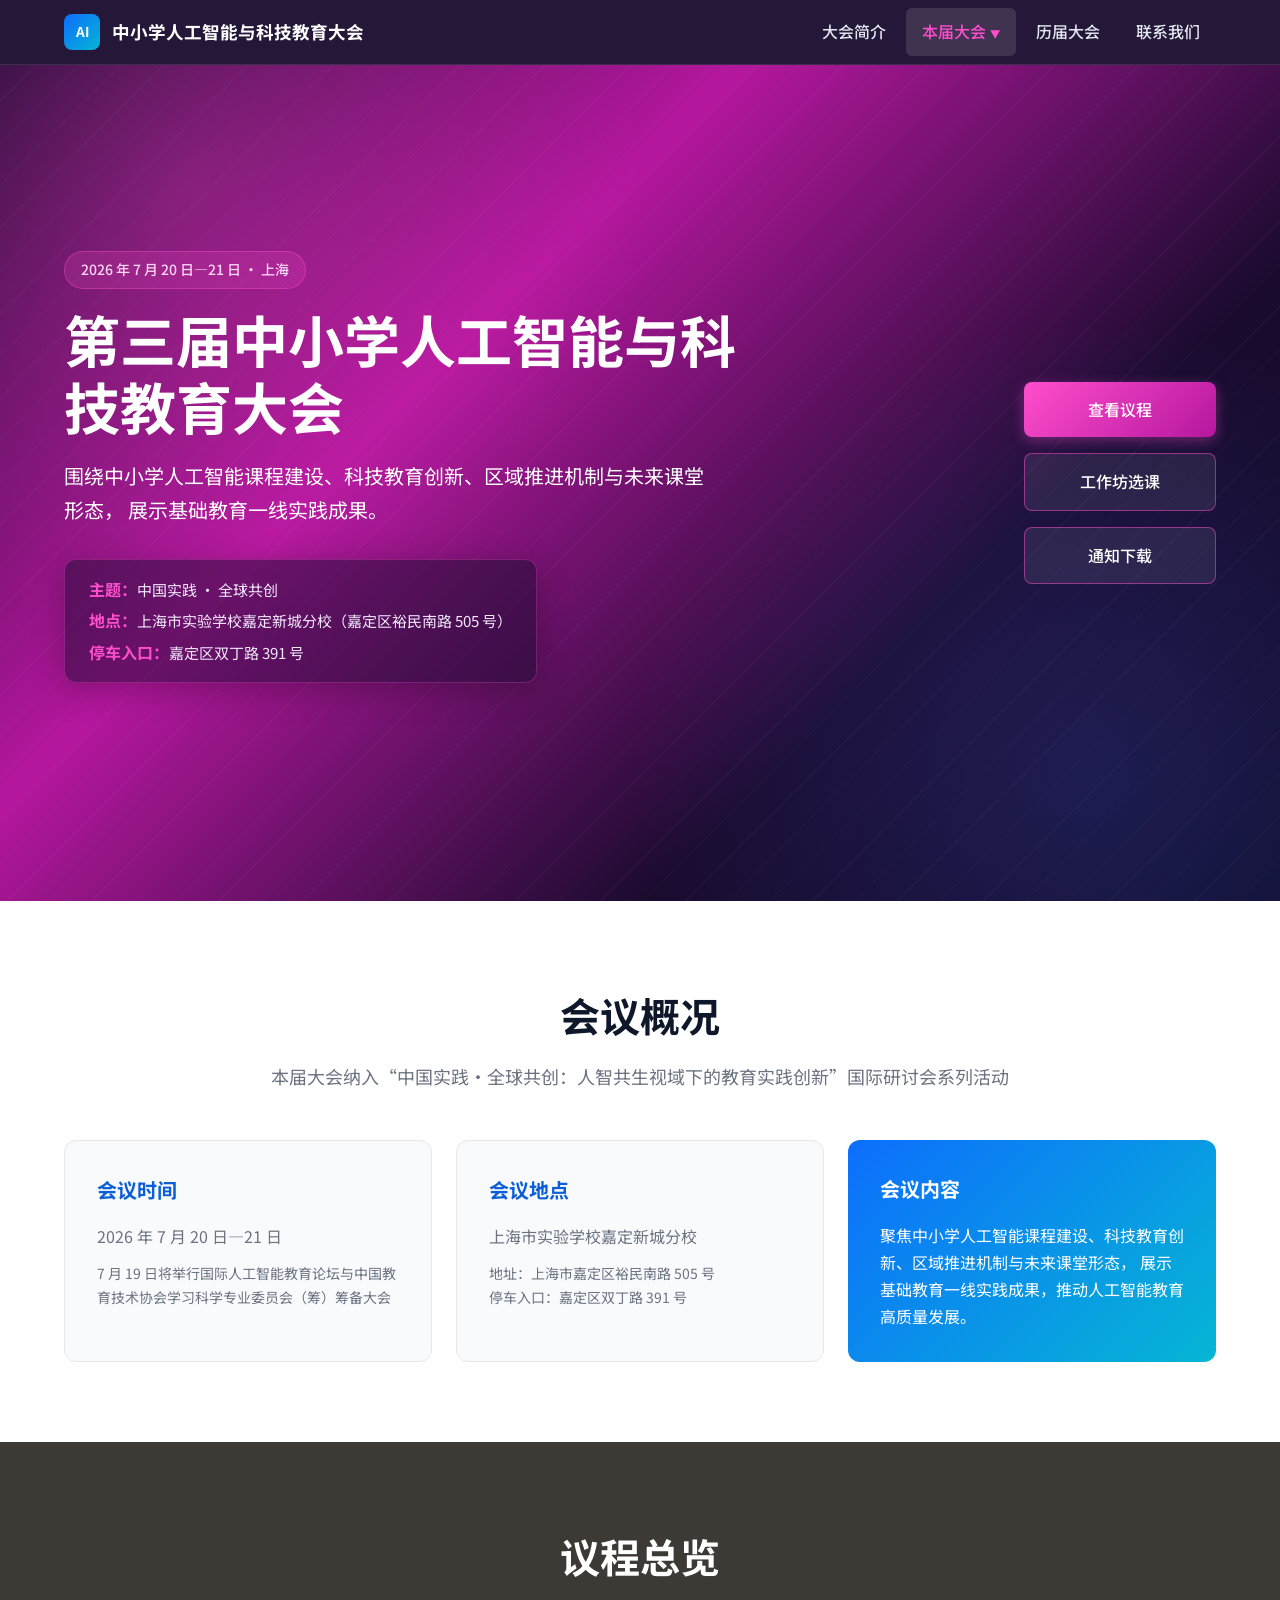
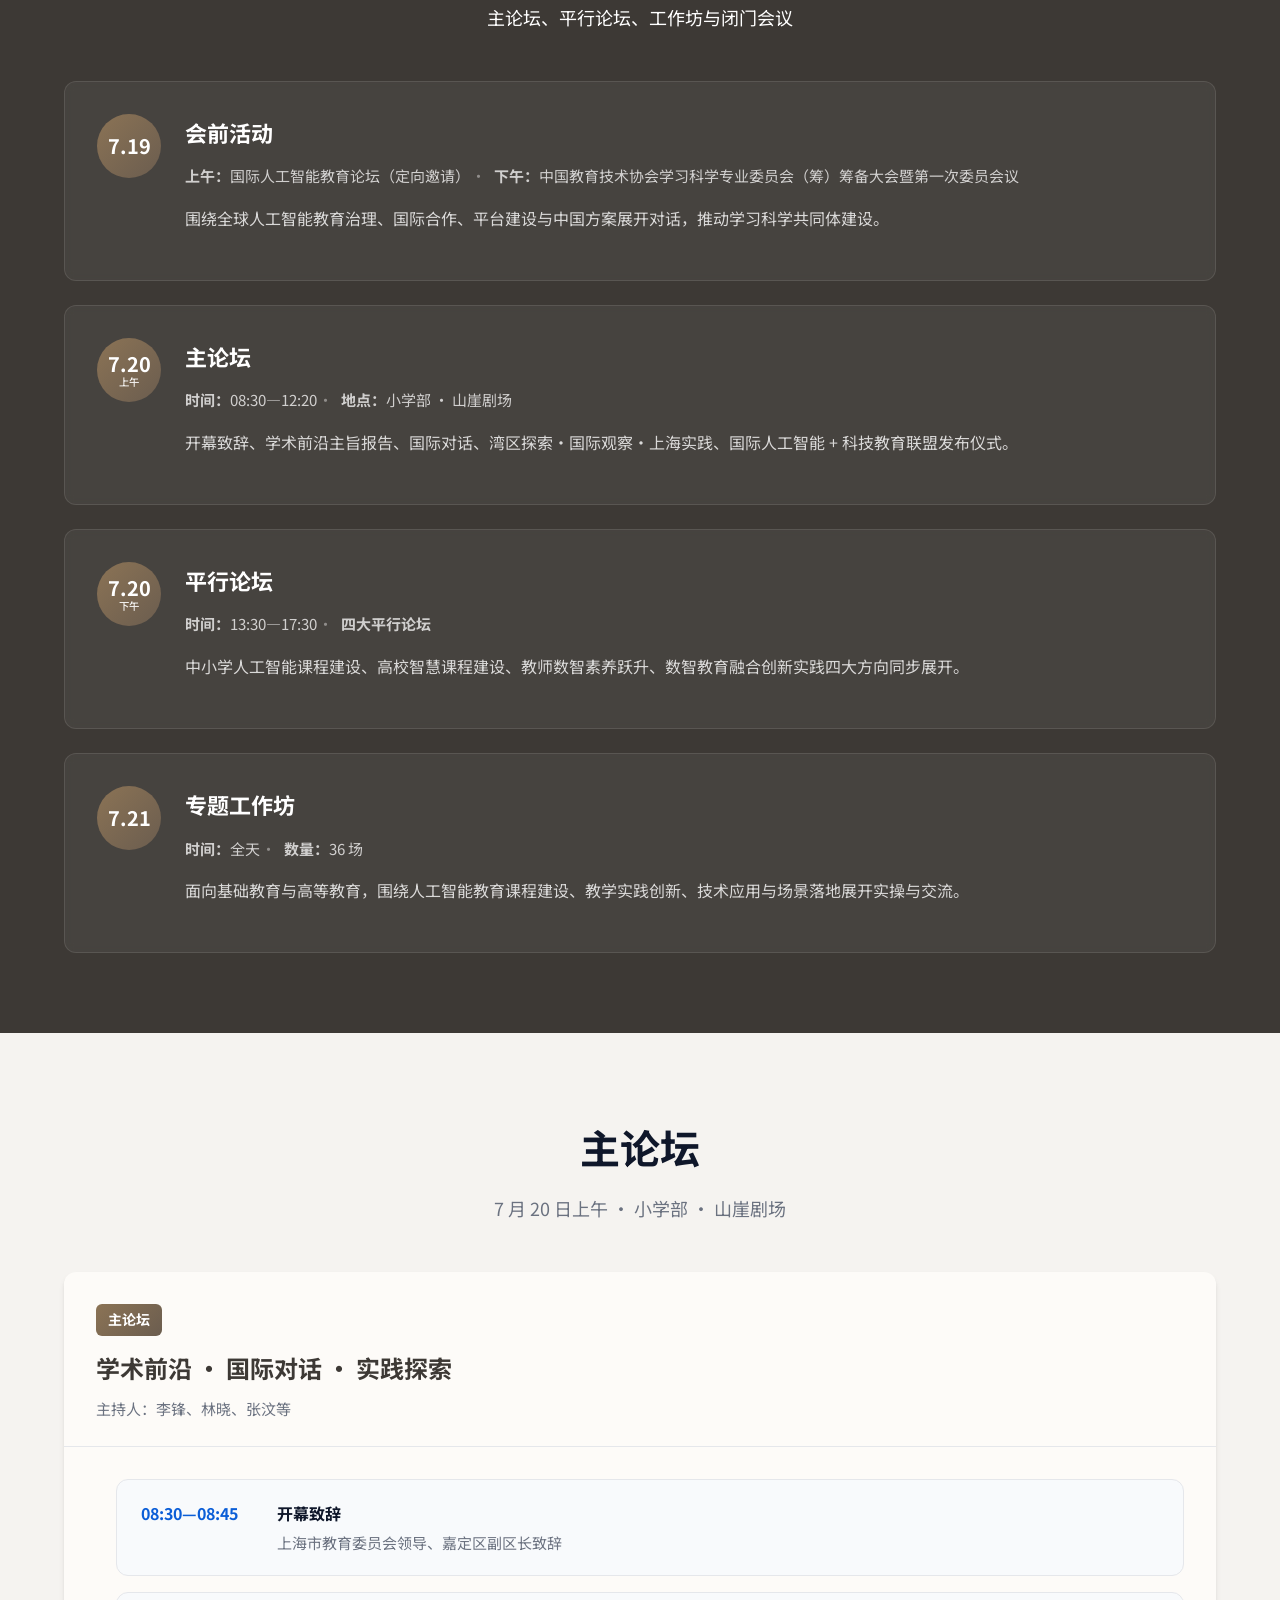
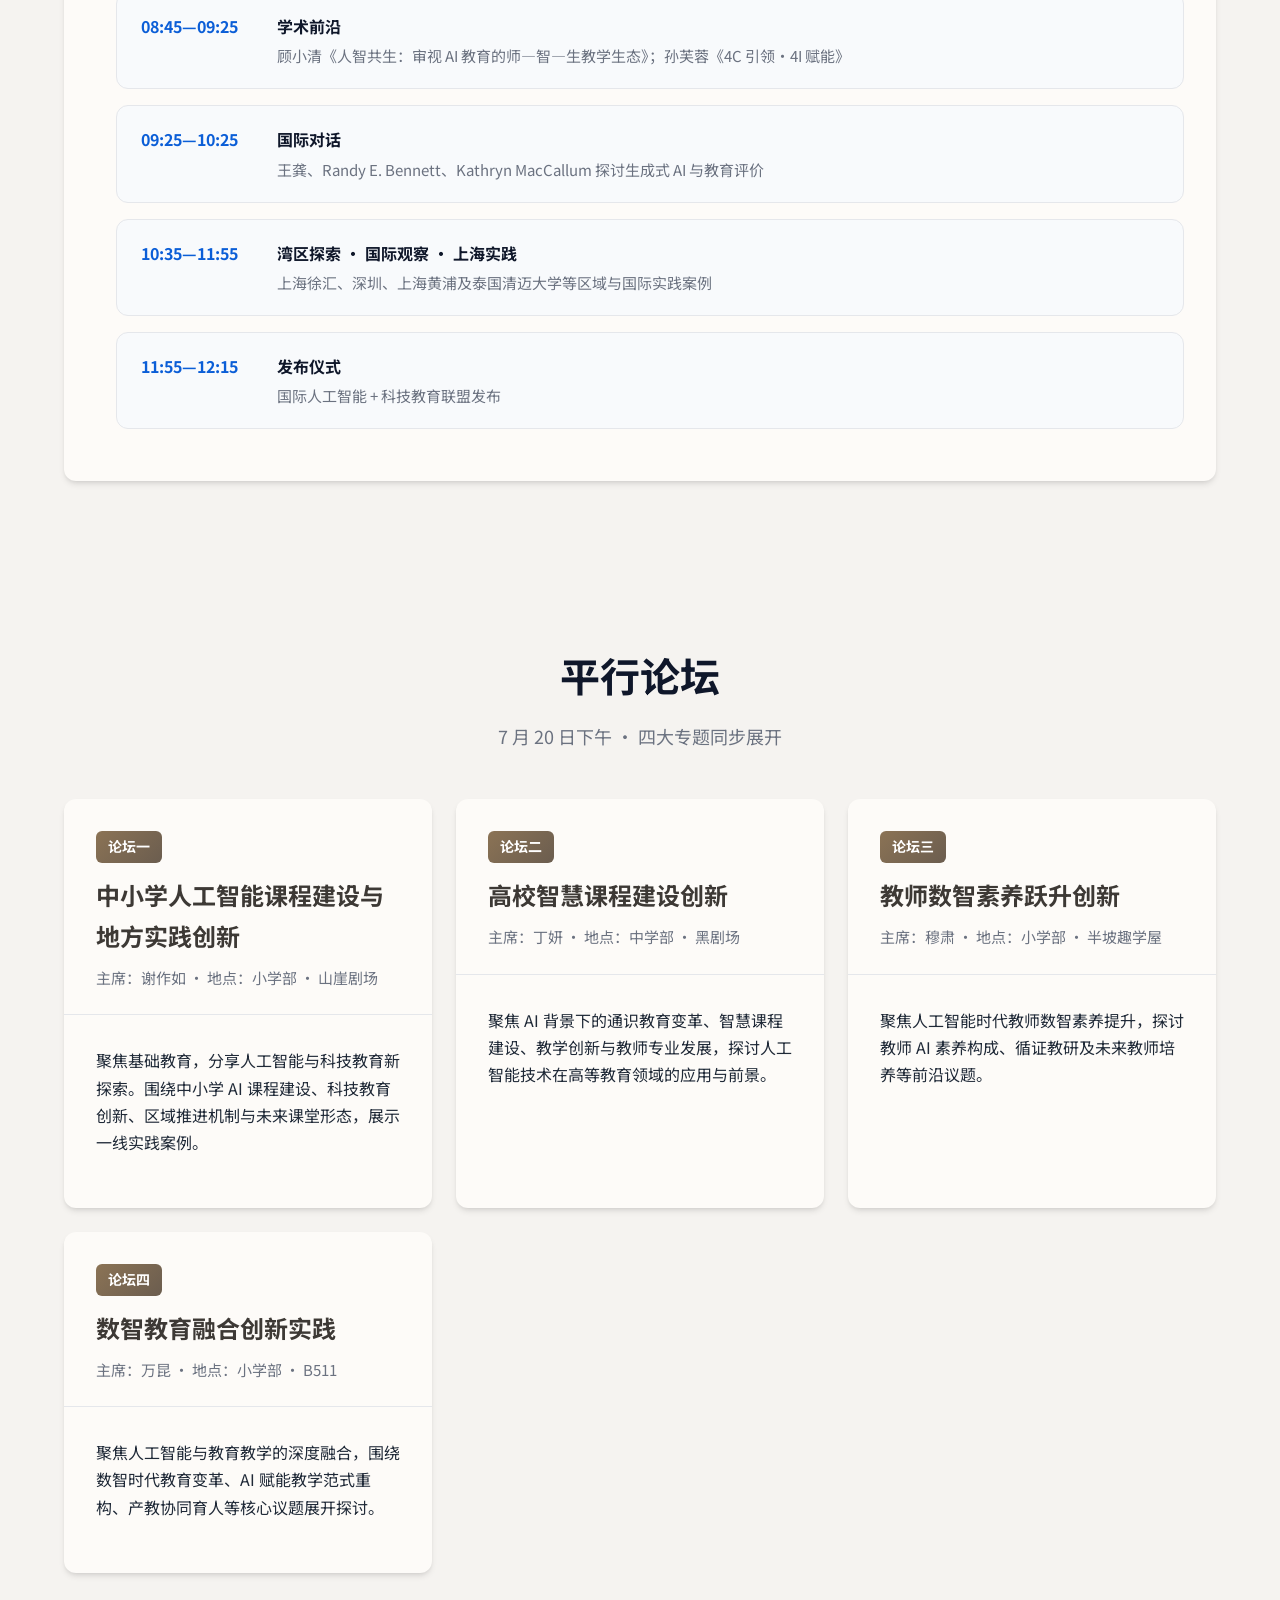
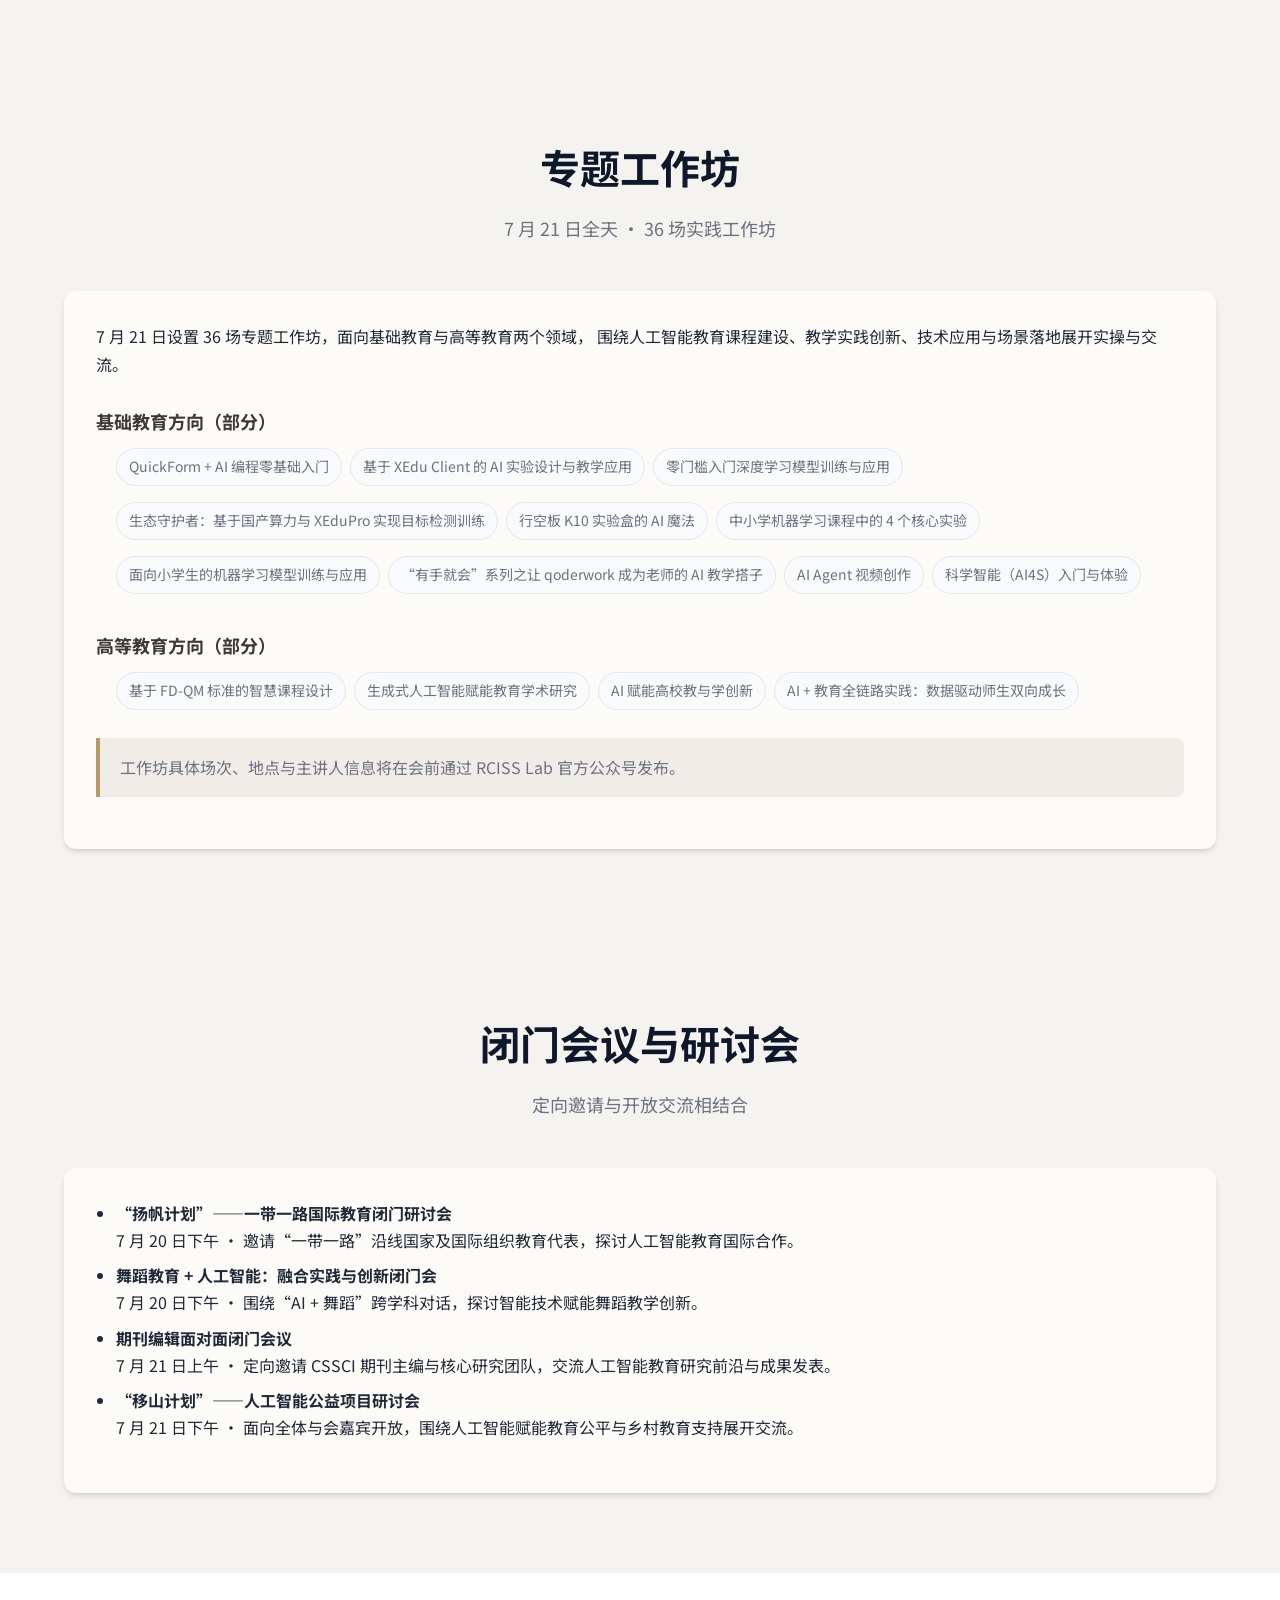
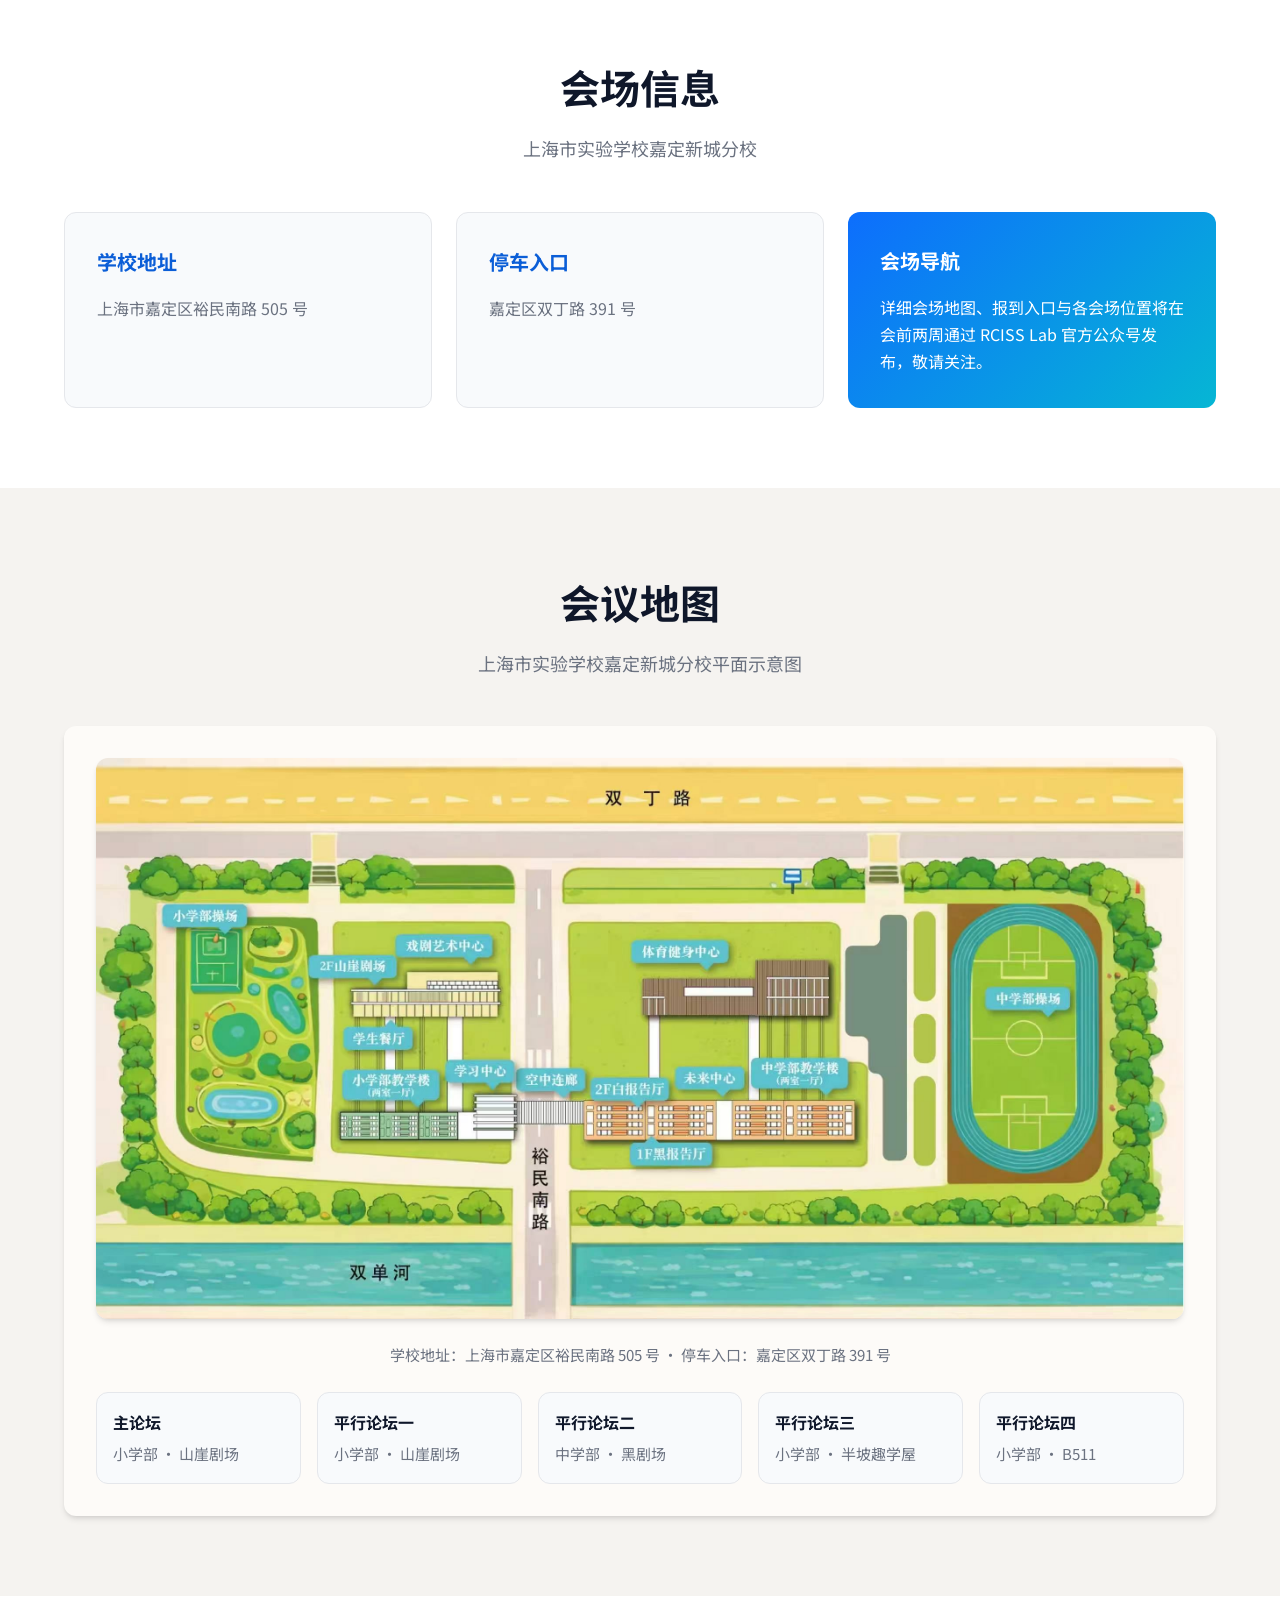
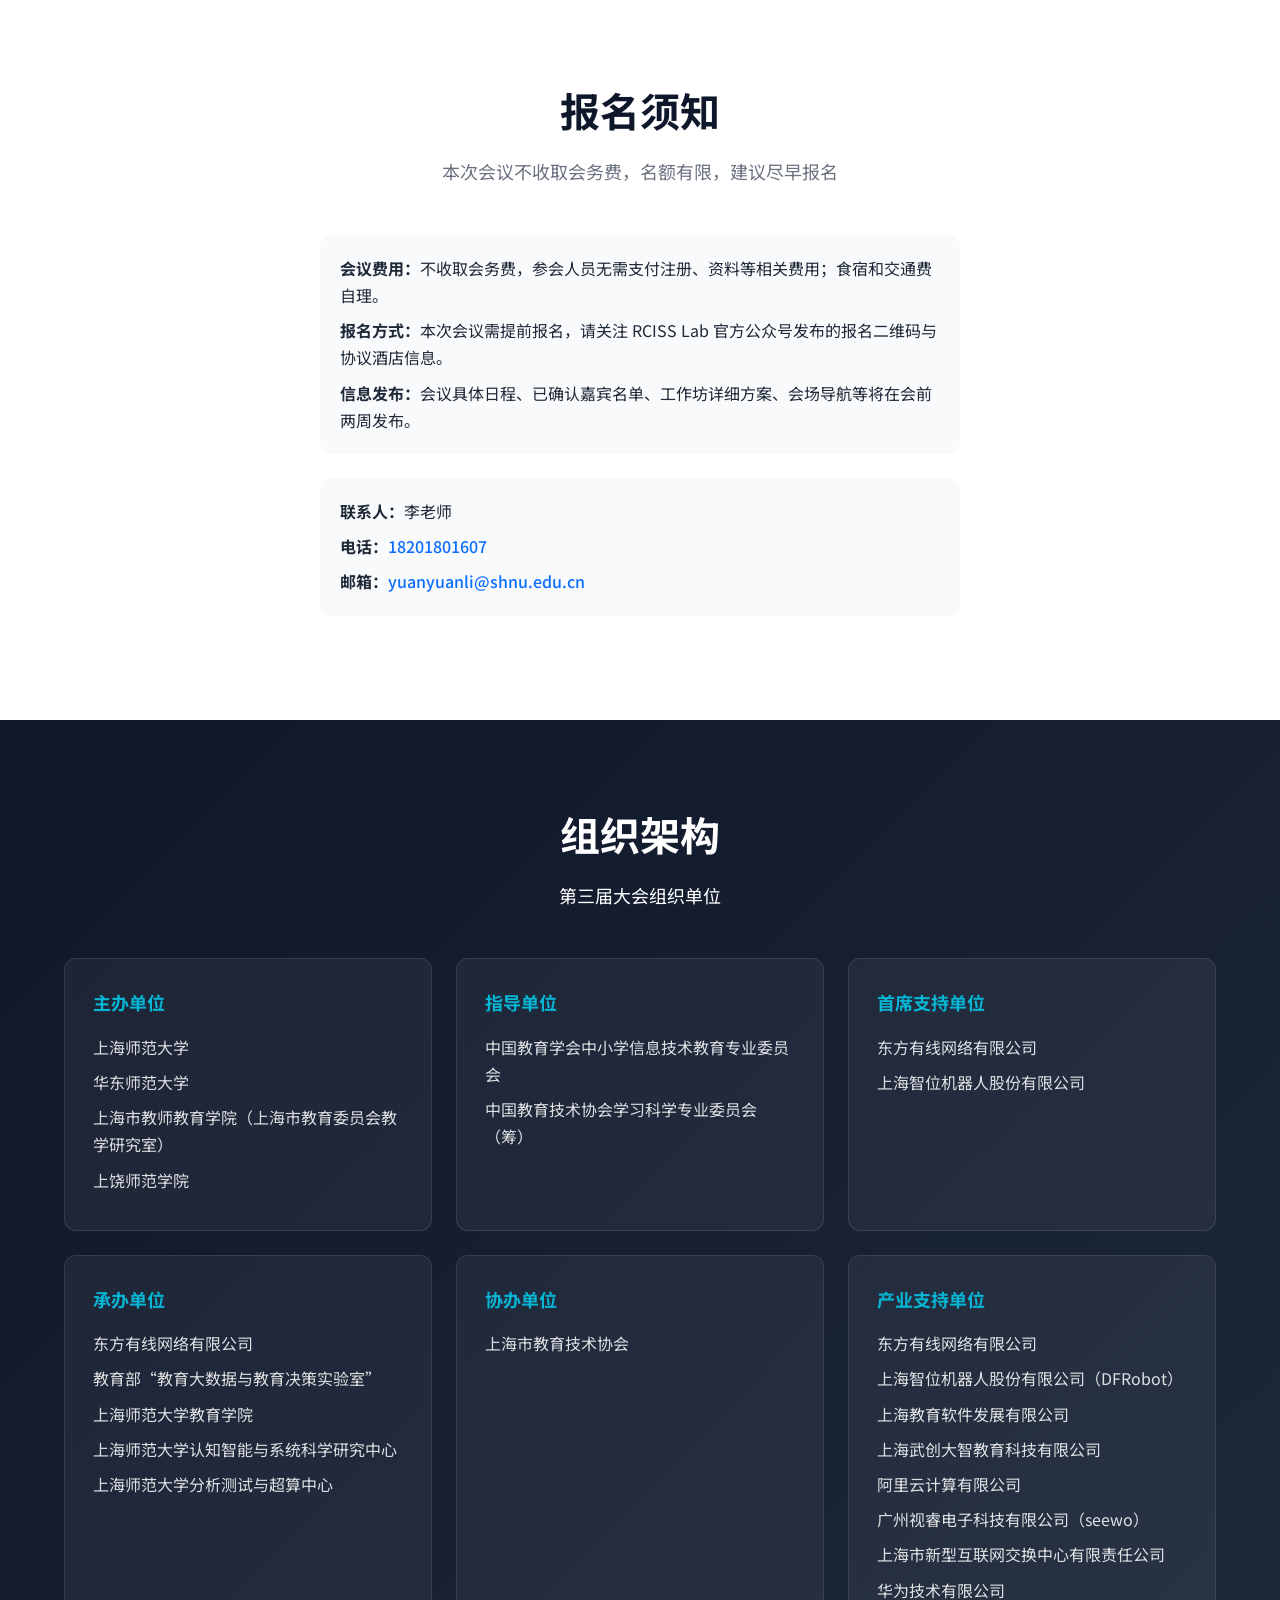
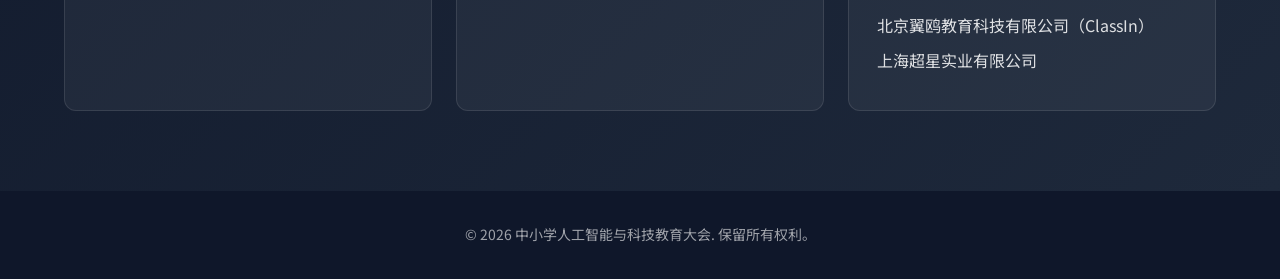
<file: current.html>
<!DOCTYPE html>
<html lang="zh-CN">
<head>
  <meta charset="UTF-8">
  <meta name="viewport" content="width=device-width, initial-scale=1.0">
  <title>本届大会 · 中小学人工智能与科技教育大会</title>
  <meta name="description" content="第三届中小学人工智能与科技教育大会，2026年7月20日—21日，上海市实验学校嘉定新城分校。查看议程、平行论坛、工作坊与工作坊选课。">
  <link rel="stylesheet" href="assets/css/style.css">
  <link rel="preconnect" href="https://fonts.googleapis.com">
  <link rel="preconnect" href="https://fonts.gstatic.com" crossorigin>
  <link href="https://fonts.googleapis.com/css2?family=Noto+Sans+SC:wght@300;400;500;700&display=swap" rel="stylesheet">
</head>
<body>
  <header class="site-header site-header-dark">
    <div class="container nav-wrapper">
      <a class="logo" href="index.html" aria-label="首页">
        <span class="logo-icon">AI</span>
        <span class="logo-text">中小学人工智能与科技教育大会</span>
      </a>
      <nav class="main-nav" aria-label="主导航">
        <button class="nav-toggle" aria-expanded="false" aria-controls="nav-menu" aria-label="打开菜单">
          <span></span><span></span><span></span>
        </button>
        <ul id="nav-menu" class="nav-menu">
          <li><a href="index.html#about">大会简介</a></li>
          <li class="has-dropdown">
            <a class="active" href="current.html" aria-current="page">本届大会</a>
            <ul class="dropdown-menu">
              <li><a href="#overview">会议概况</a></li>
              <li><a href="#agenda">议程总览</a></li>
              <li><a href="#main-forum">主论坛</a></li>
              <li><a href="#forums">平行论坛</a></li>
              <li><a href="#workshops">专题工作坊</a></li>
              <li><a href="#closed">闭门会议</a></li>
              <li><a href="#map">会议地图</a></li>
              <li><a href="#organizers">组织架构</a></li>
            </ul>
          </li>
          <li><a href="history.html">历届大会</a></li>
          <li><a href="index.html#contact">联系我们</a></li>
        </ul>
      </nav>
    </div>
  </header>

  <main>
    <section class="hero hero-current">
      <div class="container">
        <div class="hero-content hero-content-split">
          <div class="hero-text">
            <p class="hero-label">2026 年 7 月 20 日—21 日 · 上海</p>
            <h1>第三届中小学人工智能与科技教育大会</h1>
            <p class="hero-subtitle">
              围绕中小学人工智能课程建设、科技教育创新、区域推进机制与未来课堂形态，
              展示基础教育一线实践成果。
            </p>
            <div class="hero-banner">
              <span><strong>主题：</strong>中国实践 · 全球共创</span>
              <span><strong>地点：</strong>上海市实验学校嘉定新城分校（嘉定区裕民南路 505 号）</span>
              <span><strong>停车入口：</strong>嘉定区双丁路 391 号</span>
            </div>
          </div>
          <div class="hero-cta">
            <div class="hero-actions">
              <a class="btn btn-primary" href="#agenda">查看议程</a>
              <a class="btn btn-outline" href="2026workshop.html" target="_blank" rel="noopener noreferrer">工作坊选课</a>
              <a class="btn btn-outline" href="关于召开第三届中小学人工智能与科技教育大会的通知.pdf" target="_blank">通知下载</a>
            </div>
          </div>
        </div>
      </div>
      <div class="hero-decoration" aria-hidden="true"></div>
    </section>

    <section id="overview" class="section about">
      <div class="container">
        <div class="section-header">
          <h2>会议概况</h2>
          <p class="section-lead">本届大会纳入“中国实践·全球共创：人智共生视域下的教育实践创新”国际研讨会系列活动</p>
        </div>
        <div class="about-grid">
          <div class="about-card">
            <h3>会议时间</h3>
            <p>2026 年 7 月 20 日—21 日</p>
            <p class="note">7 月 19 日将举行国际人工智能教育论坛与中国教育技术协会学习科学专业委员会（筹）筹备大会</p>
          </div>
          <div class="about-card">
            <h3>会议地点</h3>
            <p>上海市实验学校嘉定新城分校</p>
            <p class="note">地址：上海市嘉定区裕民南路 505 号<br>停车入口：嘉定区双丁路 391 号</p>
          </div>
          <div class="about-card highlight">
            <h3>会议内容</h3>
            <p>
              聚焦中小学人工智能课程建设、科技教育创新、区域推进机制与未来课堂形态，
              展示基础教育一线实践成果，推动人工智能教育高质量发展。
            </p>
          </div>
        </div>
      </div>
    </section>

    <section id="agenda" class="section history">
      <div class="container">
        <div class="section-header light">
          <h2>议程总览</h2>
          <p class="section-lead">主论坛、平行论坛、工作坊与闭门会议</p>
        </div>
        <div class="timeline">
          <article class="timeline-item">
            <div class="timeline-marker">7.19</div>
            <div class="timeline-content">
              <h3>会前活动</h3>
              <ul class="meta-list">
                <li><strong>上午：</strong>国际人工智能教育论坛（定向邀请）</li>
                <li><strong>下午：</strong>中国教育技术协会学习科学专业委员会（筹）筹备大会暨第一次委员会议</li>
              </ul>
              <p>围绕全球人工智能教育治理、国际合作、平台建设与中国方案展开对话，推动学习科学共同体建设。</p>
            </div>
          </article>
          <article class="timeline-item">
            <div class="timeline-marker">7.20<br><small>上午</small></div>
            <div class="timeline-content">
              <h3>主论坛</h3>
              <ul class="meta-list">
                <li><strong>时间：</strong>08:30—12:20</li>
                <li><strong>地点：</strong>小学部 · 山崖剧场</li>
              </ul>
              <p>开幕致辞、学术前沿主旨报告、国际对话、湾区探索·国际观察·上海实践、国际人工智能 + 科技教育联盟发布仪式。</p>
            </div>
          </article>
          <article class="timeline-item">
            <div class="timeline-marker">7.20<br><small>下午</small></div>
            <div class="timeline-content">
              <h3>平行论坛</h3>
              <ul class="meta-list">
                <li><strong>时间：</strong>13:30—17:30</li>
                <li><strong>四大平行论坛</strong></li>
              </ul>
              <p>中小学人工智能课程建设、高校智慧课程建设、教师数智素养跃升、数智教育融合创新实践四大方向同步展开。</p>
            </div>
          </article>
          <article class="timeline-item">
            <div class="timeline-marker">7.21</div>
            <div class="timeline-content">
              <h3>专题工作坊</h3>
              <ul class="meta-list">
                <li><strong>时间：</strong>全天</li>
                <li><strong>数量：</strong>36 场</li>
              </ul>
              <p>面向基础教育与高等教育，围绕人工智能教育课程建设、教学实践创新、技术应用与场景落地展开实操与交流。</p>
            </div>
          </article>
        </div>
      </div>
    </section>

    <section id="main-forum" class="section details">
      <div class="container">
        <div class="section-header">
          <h2>主论坛</h2>
          <p class="section-lead">7 月 20 日上午 · 小学部 · 山崖剧场</p>
        </div>
        <article class="detail-card">
          <div class="detail-header">
            <span class="detail-year">主论坛</span>
            <h3>学术前沿 · 国际对话 · 实践探索</h3>
            <p class="detail-meta">主持人：李锋、林晓、张汶等</p>
          </div>
          <div class="detail-body">
            <ul class="agenda-list">
              <li>
                <span class="agenda-time">08:30—08:45</span>
                <div class="agenda-content">
                  <span class="agenda-title">开幕致辞</span>
                  <span class="agenda-speaker">上海市教育委员会领导、嘉定区副区长致辞</span>
                </div>
              </li>
              <li>
                <span class="agenda-time">08:45—09:25</span>
                <div class="agenda-content">
                  <span class="agenda-title">学术前沿</span>
                  <span class="agenda-speaker">顾小清《人智共生：审视 AI 教育的师—智—生教学生态》；孙芙蓉《4C 引领·4I 赋能》</span>
                </div>
              </li>
              <li>
                <span class="agenda-time">09:25—10:25</span>
                <div class="agenda-content">
                  <span class="agenda-title">国际对话</span>
                  <span class="agenda-speaker">王龚、Randy E. Bennett、Kathryn MacCallum 探讨生成式 AI 与教育评价</span>
                </div>
              </li>
              <li>
                <span class="agenda-time">10:35—11:55</span>
                <div class="agenda-content">
                  <span class="agenda-title">湾区探索 · 国际观察 · 上海实践</span>
                  <span class="agenda-speaker">上海徐汇、深圳、上海黄浦及泰国清迈大学等区域与国际实践案例</span>
                </div>
              </li>
              <li>
                <span class="agenda-time">11:55—12:15</span>
                <div class="agenda-content">
                  <span class="agenda-title">发布仪式</span>
                  <span class="agenda-speaker">国际人工智能 + 科技教育联盟发布</span>
                </div>
              </li>
            </ul>
          </div>
        </article>
      </div>
    </section>

    <section id="forums" class="section details">
      <div class="container">
        <div class="section-header">
          <h2>平行论坛</h2>
          <p class="section-lead">7 月 20 日下午 · 四大专题同步展开</p>
        </div>
        <div class="forum-grid">
          <article class="detail-card">
            <div class="detail-header">
              <span class="detail-year">论坛一</span>
              <h3>中小学人工智能课程建设与地方实践创新</h3>
              <p class="detail-meta">主席：谢作如 · 地点：小学部 · 山崖剧场</p>
            </div>
            <div class="detail-body">
              <p>聚焦基础教育，分享人工智能与科技教育新探索。围绕中小学 AI 课程建设、科技教育创新、区域推进机制与未来课堂形态，展示一线实践案例。</p>
            </div>
          </article>
          <article class="detail-card">
            <div class="detail-header">
              <span class="detail-year">论坛二</span>
              <h3>高校智慧课程建设创新</h3>
              <p class="detail-meta">主席：丁妍 · 地点：中学部 · 黑剧场</p>
            </div>
            <div class="detail-body">
              <p>聚焦 AI 背景下的通识教育变革、智慧课程建设、教学创新与教师专业发展，探讨人工智能技术在高等教育领域的应用与前景。</p>
            </div>
          </article>
          <article class="detail-card">
            <div class="detail-header">
              <span class="detail-year">论坛三</span>
              <h3>教师数智素养跃升创新</h3>
              <p class="detail-meta">主席：穆肃 · 地点：小学部 · 半坡趣学屋</p>
            </div>
            <div class="detail-body">
              <p>聚焦人工智能时代教师数智素养提升，探讨教师 AI 素养构成、循证教研及未来教师培养等前沿议题。</p>
            </div>
          </article>
          <article class="detail-card">
            <div class="detail-header">
              <span class="detail-year">论坛四</span>
              <h3>数智教育融合创新实践</h3>
              <p class="detail-meta">主席：万昆 · 地点：小学部 · B511</p>
            </div>
            <div class="detail-body">
              <p>聚焦人工智能与教育教学的深度融合，围绕数智时代教育变革、AI 赋能教学范式重构、产教协同育人等核心议题展开探讨。</p>
            </div>
          </article>
        </div>
      </div>
    </section>

    <section id="workshops" class="section details">
      <div class="container">
        <div class="section-header">
          <h2>专题工作坊</h2>
          <p class="section-lead">7 月 21 日全天 · 36 场实践工作坊</p>
        </div>
        <article class="detail-card">
          <div class="detail-body">
            <p>
              7 月 21 日设置 36 场专题工作坊，面向基础教育与高等教育两个领域，
              围绕人工智能教育课程建设、教学实践创新、技术应用与场景落地展开实操与交流。
            </p>
            <h4>基础教育方向（部分）</h4>
            <ul class="tag-list">
              <li>QuickForm + AI 编程零基础入门</li>
              <li>基于 XEdu Client 的 AI 实验设计与教学应用</li>
              <li>零门槛入门深度学习模型训练与应用</li>
              <li>生态守护者：基于国产算力与 XEduPro 实现目标检测训练</li>
              <li>行空板 K10 实验盒的 AI 魔法</li>
              <li>中小学机器学习课程中的 4 个核心实验</li>
              <li>面向小学生的机器学习模型训练与应用</li>
              <li>“有手就会”系列之让 qoderwork 成为老师的 AI 教学搭子</li>
              <li>AI Agent 视频创作</li>
              <li>科学智能（AI4S）入门与体验</li>
            </ul>
            <h4>高等教育方向（部分）</h4>
            <ul class="tag-list">
              <li>基于 FD-QM 标准的智慧课程设计</li>
              <li>生成式人工智能赋能教育学术研究</li>
              <li>AI 赋能高校教与学创新</li>
              <li>AI + 教育全链路实践：数据驱动师生双向成长</li>
            </ul>
            <p class="detail-summary">
              工作坊具体场次、地点与主讲人信息将在会前通过 RCISS Lab 官方公众号发布。
            </p>
          </div>
        </article>
      </div>
    </section>

    <section id="closed" class="section details">
      <div class="container">
        <div class="section-header">
          <h2>闭门会议与研讨会</h2>
          <p class="section-lead">定向邀请与开放交流相结合</p>
        </div>
        <article class="detail-card">
          <div class="detail-body">
            <ul>
              <li>
                <strong>“扬帆计划”——一带一路国际教育闭门研讨会</strong><br>
                7 月 20 日下午 · 邀请“一带一路”沿线国家及国际组织教育代表，探讨人工智能教育国际合作。
              </li>
              <li>
                <strong>舞蹈教育 + 人工智能：融合实践与创新闭门会</strong><br>
                7 月 20 日下午 · 围绕“AI + 舞蹈”跨学科对话，探讨智能技术赋能舞蹈教学创新。
              </li>
              <li>
                <strong>期刊编辑面对面闭门会议</strong><br>
                7 月 21 日上午 · 定向邀请 CSSCI 期刊主编与核心研究团队，交流人工智能教育研究前沿与成果发表。
              </li>
              <li>
                <strong>“移山计划”——人工智能公益项目研讨会</strong><br>
                7 月 21 日下午 · 面向全体与会嘉宾开放，围绕人工智能赋能教育公平与乡村教育支持展开交流。
              </li>
            </ul>
          </div>
        </article>
      </div>
    </section>

    <section id="venue" class="section about">
      <div class="container">
        <div class="section-header">
          <h2>会场信息</h2>
          <p class="section-lead">上海市实验学校嘉定新城分校</p>
        </div>
        <div class="about-grid">
          <div class="about-card">
            <h3>学校地址</h3>
            <p>上海市嘉定区裕民南路 505 号</p>
          </div>
          <div class="about-card">
            <h3>停车入口</h3>
            <p>嘉定区双丁路 391 号</p>
          </div>
          <div class="about-card highlight">
            <h3>会场导航</h3>
            <p>详细会场地图、报到入口与各会场位置将在会前两周通过 RCISS Lab 官方公众号发布，敬请关注。</p>
          </div>
        </div>
      </div>
    </section>

    <section id="map" class="section details">
      <div class="container">
        <div class="section-header">
          <h2>会议地图</h2>
          <p class="section-lead">上海市实验学校嘉定新城分校平面示意图</p>
        </div>
        <article class="detail-card">
          <div class="detail-body">
            <figure class="venue-map">
              <img src="assets/images/venue-map.jpg" alt="上海市实验学校嘉定新城分校会场地图，显示小学部与中学部各会场位置">
              <figcaption>
                学校地址：上海市嘉定区裕民南路 505 号 · 停车入口：嘉定区双丁路 391 号
              </figcaption>
            </figure>
            <div class="map-legend">
              <div class="legend-item">
                <strong>主论坛</strong>
                <span>小学部 · 山崖剧场</span>
              </div>
              <div class="legend-item">
                <strong>平行论坛一</strong>
                <span>小学部 · 山崖剧场</span>
              </div>
              <div class="legend-item">
                <strong>平行论坛二</strong>
                <span>中学部 · 黑剧场</span>
              </div>
              <div class="legend-item">
                <strong>平行论坛三</strong>
                <span>小学部 · 半坡趣学屋</span>
              </div>
              <div class="legend-item">
                <strong>平行论坛四</strong>
                <span>小学部 · B511</span>
              </div>
            </div>
          </div>
        </article>
      </div>
    </section>

    <section id="register" class="section contact">
      <div class="container">
        <div class="section-header">
          <h2>报名须知</h2>
          <p class="section-lead">本次会议不收取会务费，名额有限，建议尽早报名</p>
        </div>
        <div class="contact-content">
          <div class="contact-info">
            <p><strong>会议费用：</strong>不收取会务费，参会人员无需支付注册、资料等相关费用；食宿和交通费自理。</p>
            <p><strong>报名方式：</strong>本次会议需提前报名，请关注 RCISS Lab 官方公众号发布的报名二维码与协议酒店信息。</p>
            <p><strong>信息发布：</strong>会议具体日程、已确认嘉宾名单、工作坊详细方案、会场导航等将在会前两周发布。</p>
          </div>
          <div class="contact-info" style="margin-top:1rem;">
            <p><strong>联系人：</strong>李老师</p>
            <p><strong>电话：</strong><a href="tel:18201801607">18201801607</a></p>
            <p><strong>邮箱：</strong><a href="mailto:yuanyuanli@shnu.edu.cn">yuanyuanli@shnu.edu.cn</a></p>
          </div>
        </div>
      </div>
    </section>

    <section id="organizers" class="section organizers">
      <div class="container">
        <div class="section-header light">
          <h2>组织架构</h2>
          <p class="section-lead">第三届大会组织单位</p>
        </div>
        <div class="organizer-grid organizer-grid-3">
          <div class="organizer-card">
            <h3>主办单位</h3>
            <ul>
              <li>上海师范大学</li>
              <li>华东师范大学</li>
              <li>上海市教师教育学院（上海市教育委员会教学研究室）</li>
              <li>上饶师范学院</li>
            </ul>
          </div>
          <div class="organizer-card">
            <h3>指导单位</h3>
            <ul>
              <li>中国教育学会中小学信息技术教育专业委员会</li>
              <li>中国教育技术协会学习科学专业委员会（筹）</li>
            </ul>
          </div>
          <div class="organizer-card">
            <h3>首席支持单位</h3>
            <ul>
              <li>东方有线网络有限公司</li>
              <li>上海智位机器人股份有限公司</li>
            </ul>
          </div>
          <div class="organizer-card">
            <h3>承办单位</h3>
            <ul>
              <li>东方有线网络有限公司</li>
              <li>教育部“教育大数据与教育决策实验室”</li>
              <li>上海师范大学教育学院</li>
              <li>上海师范大学认知智能与系统科学研究中心</li>
              <li>上海师范大学分析测试与超算中心</li>
            </ul>
          </div>
          <div class="organizer-card">
            <h3>协办单位</h3>
            <ul>
              <li>上海市教育技术协会</li>
            </ul>
          </div>
          <div class="organizer-card">
            <h3>产业支持单位</h3>
            <ul>
              <li>东方有线网络有限公司</li>
              <li>上海智位机器人股份有限公司（DFRobot）</li>
              <li>上海教育软件发展有限公司</li>
              <li>上海武创大智教育科技有限公司</li>
              <li>阿里云计算有限公司</li>
              <li>广州视睿电子科技有限公司（seewo）</li>
              <li>上海市新型互联网交换中心有限责任公司</li>
              <li>华为技术有限公司</li>
              <li>北京翼鸥教育科技有限公司（ClassIn）</li>
              <li>上海超星实业有限公司</li>
            </ul>
          </div>
        </div>
      </div>
    </section>
  </main>

  <footer class="site-footer">
    <div class="container">
      <p>© <span id="year"></span> 中小学人工智能与科技教育大会. 保留所有权利。</p>
    </div>
  </footer>

  <script>
    document.getElementById('year').textContent = new Date().getFullYear();

    const navToggle = document.querySelector('.nav-toggle');
    const navMenu = document.getElementById('nav-menu');
    navToggle.addEventListener('click', () => {
      const expanded = navToggle.getAttribute('aria-expanded') === 'true';
      navToggle.setAttribute('aria-expanded', !expanded);
      navMenu.classList.toggle('open');
    });

    document.querySelectorAll('.nav-menu a').forEach(link => {
      link.addEventListener('click', () => {
        navToggle.setAttribute('aria-expanded', 'false');
        navMenu.classList.remove('open');
      });
    });

    document.querySelectorAll('.has-dropdown > a').forEach(toggle => {
      toggle.addEventListener('click', (e) => {
        if (window.innerWidth < 900) {
          e.preventDefault();
          const parent = toggle.parentElement;
          parent.classList.toggle('open');
        }
      });
    });
  </script>
</body>
</html>
</file>
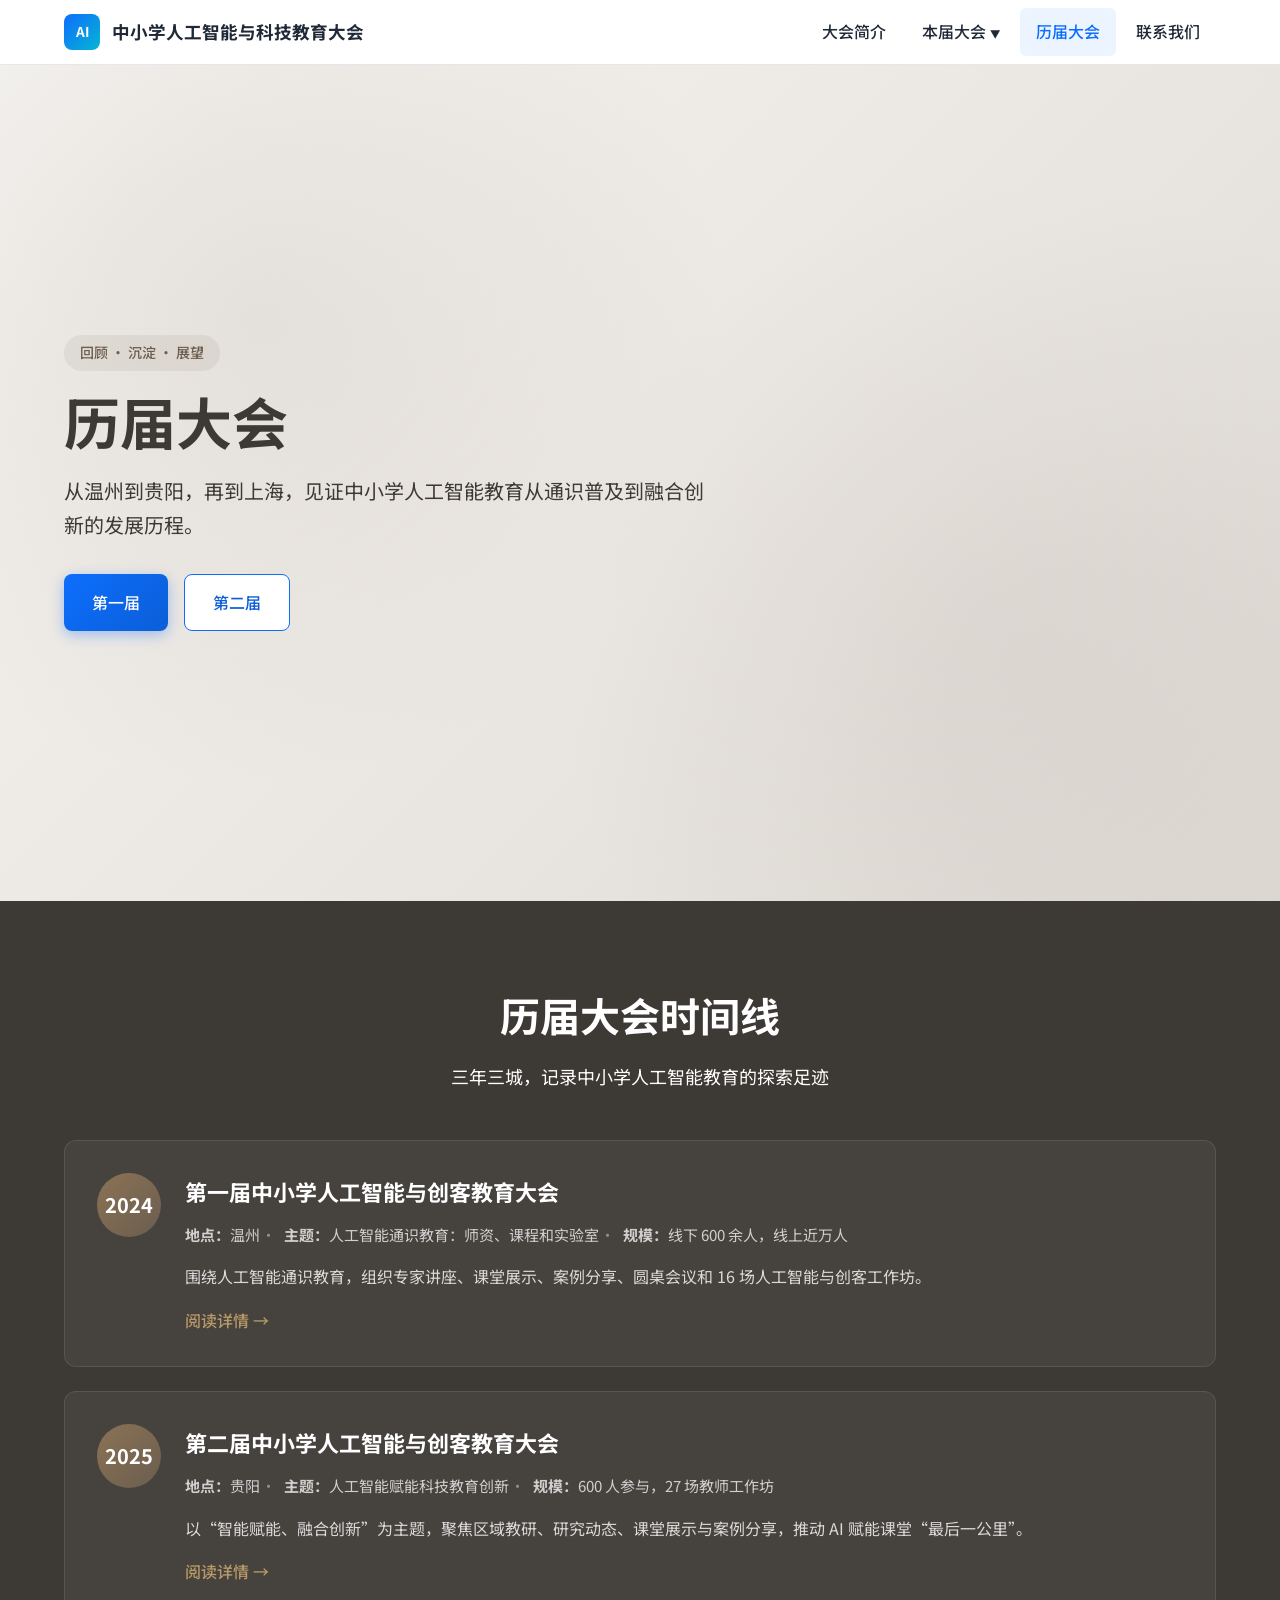
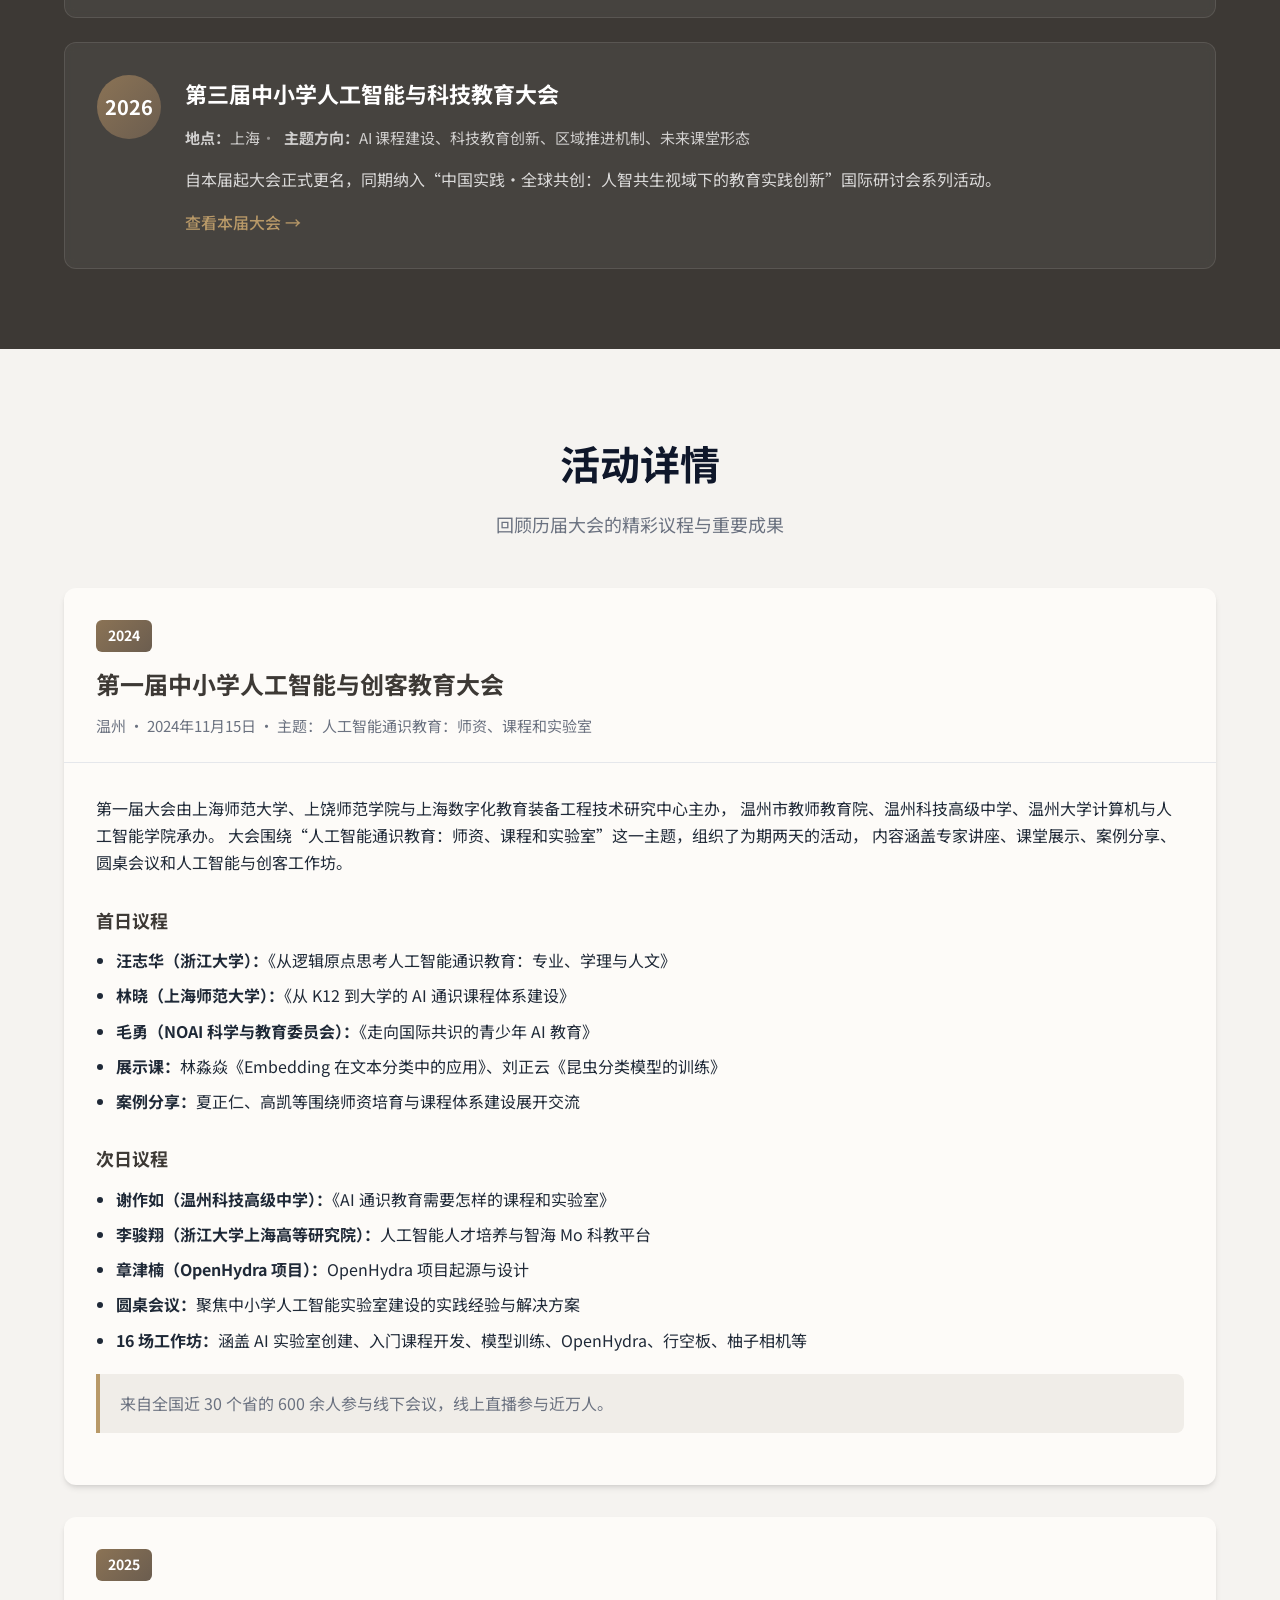
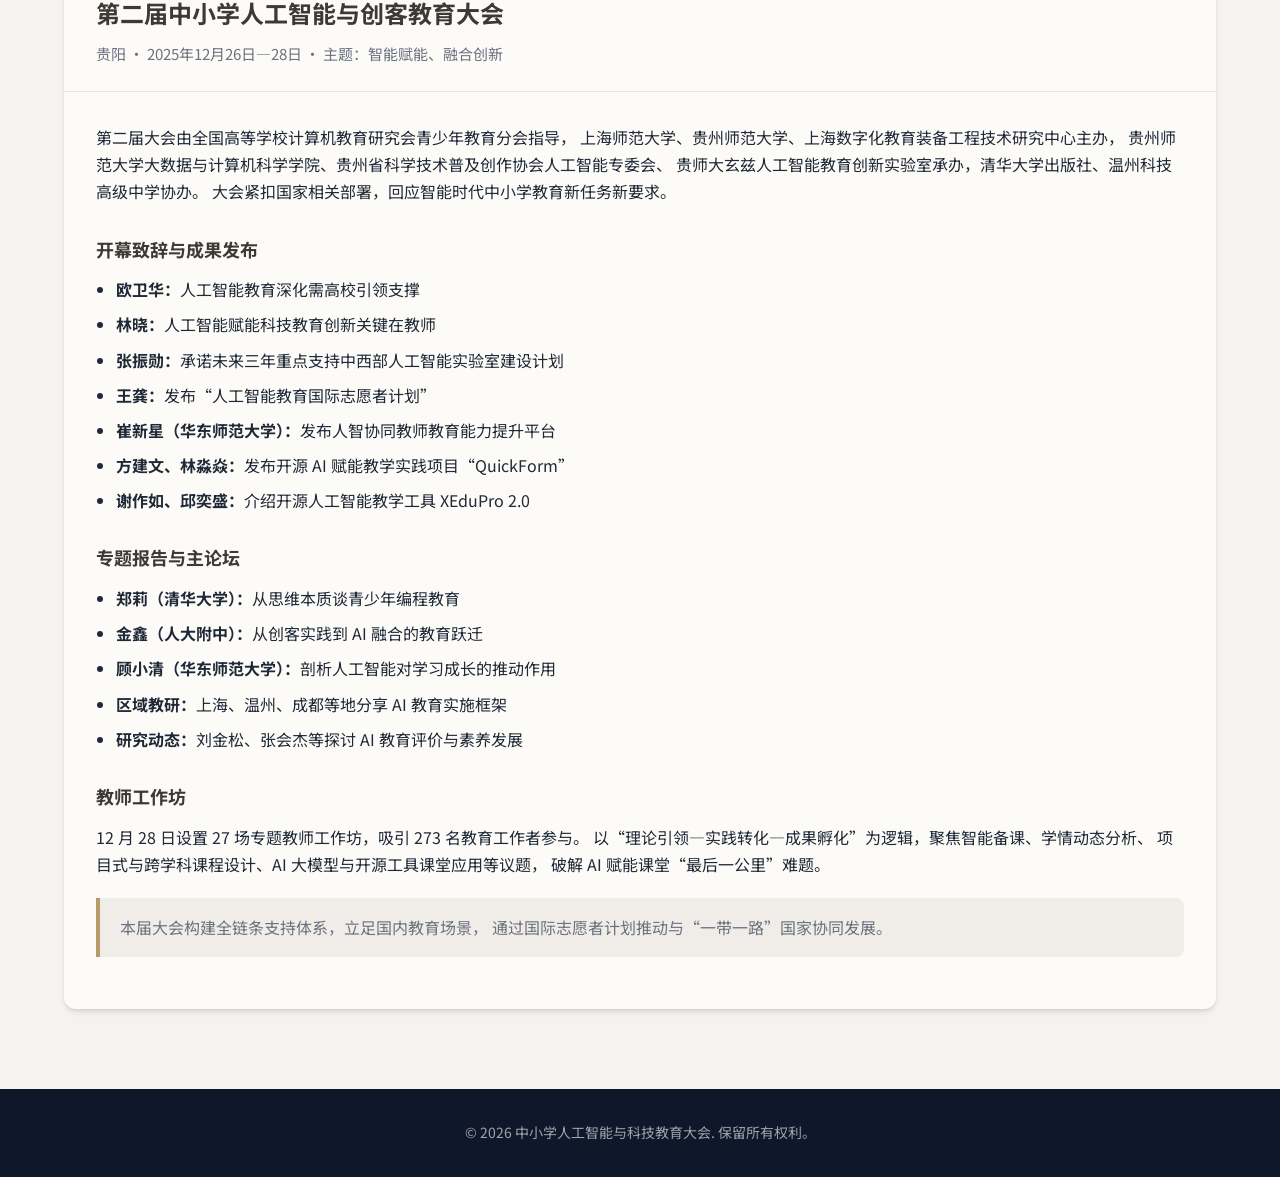
<file: history.html>
<!DOCTYPE html>
<html lang="zh-CN">
<head>
  <meta charset="UTF-8">
  <meta name="viewport" content="width=device-width, initial-scale=1.0">
  <title>历届大会 · 中小学人工智能与科技教育大会</title>
  <meta name="description" content="回顾中小学人工智能与科技教育大会历届活动：2024年温州、2025年贵阳，专家讲座、课堂展示、案例分享与教师工作坊精彩议程。">
  <link rel="stylesheet" href="assets/css/style.css">
  <link rel="preconnect" href="https://fonts.googleapis.com">
  <link rel="preconnect" href="https://fonts.gstatic.com" crossorigin>
  <link href="https://fonts.googleapis.com/css2?family=Noto+Sans+SC:wght@300;400;500;700&display=swap" rel="stylesheet">
</head>
<body>
  <header class="site-header">
    <div class="container nav-wrapper">
      <a class="logo" href="index.html" aria-label="首页">
        <span class="logo-icon">AI</span>
        <span class="logo-text">中小学人工智能与科技教育大会</span>
      </a>
      <nav class="main-nav" aria-label="主导航">
        <button class="nav-toggle" aria-expanded="false" aria-controls="nav-menu" aria-label="打开菜单">
          <span></span><span></span><span></span>
        </button>
        <ul id="nav-menu" class="nav-menu">
          <li><a href="index.html#about">大会简介</a></li>
          <li class="has-dropdown">
            <a href="current.html">本届大会</a>
            <ul class="dropdown-menu">
              <li><a href="current.html#overview">会议概况</a></li>
              <li><a href="current.html#agenda">议程总览</a></li>
              <li><a href="current.html#main-forum">主论坛</a></li>
              <li><a href="current.html#forums">平行论坛</a></li>
              <li><a href="current.html#workshops">专题工作坊</a></li>
              <li><a href="current.html#closed">闭门会议</a></li>
              <li><a href="current.html#map">会议地图</a></li>
              <li><a href="current.html#organizers">组织架构</a></li>
              <li><a href="current.html#register">报名须知</a></li>
            </ul>
          </li>
          <li><a class="active" href="history.html" aria-current="page">历届大会</a></li>
          <li><a href="index.html#contact">联系我们</a></li>
        </ul>
      </nav>
    </div>
  </header>

  <main>
    <section class="hero hero-history">
      <div class="container">
        <div class="hero-content">
          <p class="hero-label">回顾 · 沉淀 · 展望</p>
          <h1>历届大会</h1>
          <p class="hero-subtitle">
            从温州到贵阳，再到上海，见证中小学人工智能教育从通识普及到融合创新的发展历程。
          </p>
          <div class="hero-actions">
            <a class="btn btn-primary" href="#conf-2024">第一届</a>
            <a class="btn btn-outline" href="#conf-2025">第二届</a>
          </div>
        </div>
      </div>
      <div class="hero-decoration" aria-hidden="true"></div>
    </section>

    <section id="timeline" class="section history">
      <div class="container">
        <div class="section-header light">
          <h2>历届大会时间线</h2>
          <p class="section-lead">三年三城，记录中小学人工智能教育的探索足迹</p>
        </div>
        <div class="timeline">
          <article class="timeline-item">
            <div class="timeline-marker">2024</div>
            <div class="timeline-content">
              <h3>第一届中小学人工智能与创客教育大会</h3>
              <ul class="meta-list">
                <li><strong>地点：</strong>温州</li>
                <li><strong>主题：</strong>人工智能通识教育：师资、课程和实验室</li>
                <li><strong>规模：</strong>线下 600 余人，线上近万人</li>
              </ul>
              <p>围绕人工智能通识教育，组织专家讲座、课堂展示、案例分享、圆桌会议和 16 场人工智能与创客工作坊。</p>
              <a class="link-arrow" href="#conf-2024">阅读详情</a>
            </div>
          </article>
          <article class="timeline-item">
            <div class="timeline-marker">2025</div>
            <div class="timeline-content">
              <h3>第二届中小学人工智能与创客教育大会</h3>
              <ul class="meta-list">
                <li><strong>地点：</strong>贵阳</li>
                <li><strong>主题：</strong>人工智能赋能科技教育创新</li>
                <li><strong>规模：</strong>600 人参与，27 场教师工作坊</li>
              </ul>
              <p>以“智能赋能、融合创新”为主题，聚焦区域教研、研究动态、课堂展示与案例分享，推动 AI 赋能课堂“最后一公里”。</p>
              <a class="link-arrow" href="#conf-2025">阅读详情</a>
            </div>
          </article>
          <article class="timeline-item">
            <div class="timeline-marker">2026</div>
            <div class="timeline-content">
              <h3>第三届中小学人工智能与科技教育大会</h3>
              <ul class="meta-list">
                <li><strong>地点：</strong>上海</li>
                <li><strong>主题方向：</strong>AI 课程建设、科技教育创新、区域推进机制、未来课堂形态</li>
              </ul>
              <p>自本届起大会正式更名，同期纳入“中国实践·全球共创：人智共生视域下的教育实践创新”国际研讨会系列活动。</p>
              <a class="link-arrow" href="current.html">查看本届大会</a>
            </div>
          </article>
        </div>
      </div>
    </section>

    <section id="details" class="section details">
      <div class="container">
        <div class="section-header">
          <h2>活动详情</h2>
          <p class="section-lead">回顾历届大会的精彩议程与重要成果</p>
        </div>

        <article id="conf-2024" class="detail-card">
          <div class="detail-header">
            <span class="detail-year">2024</span>
            <h3>第一届中小学人工智能与创客教育大会</h3>
            <p class="detail-meta">温州 · 2024年11月15日 · 主题：人工智能通识教育：师资、课程和实验室</p>
          </div>
          <div class="detail-body">
            <p>
              第一届大会由上海师范大学、上饶师范学院与上海数字化教育装备工程技术研究中心主办，
              温州市教师教育院、温州科技高级中学、温州大学计算机与人工智能学院承办。
              大会围绕“人工智能通识教育：师资、课程和实验室”这一主题，组织了为期两天的活动，
              内容涵盖专家讲座、课堂展示、案例分享、圆桌会议和人工智能与创客工作坊。
            </p>
            <h4>首日议程</h4>
            <ul>
              <li><strong>汪志华（浙江大学）：</strong>《从逻辑原点思考人工智能通识教育：专业、学理与人文》</li>
              <li><strong>林晓（上海师范大学）：</strong>《从 K12 到大学的 AI 通识课程体系建设》</li>
              <li><strong>毛勇（NOAI 科学与教育委员会）：</strong>《走向国际共识的青少年 AI 教育》</li>
              <li><strong>展示课：</strong>林淼焱《Embedding 在文本分类中的应用》、刘正云《昆虫分类模型的训练》</li>
              <li><strong>案例分享：</strong>夏正仁、高凯等围绕师资培育与课程体系建设展开交流</li>
            </ul>
            <h4>次日议程</h4>
            <ul>
              <li><strong>谢作如（温州科技高级中学）：</strong>《AI 通识教育需要怎样的课程和实验室》</li>
              <li><strong>李骏翔（浙江大学上海高等研究院）：</strong>人工智能人才培养与智海 Mo 科教平台</li>
              <li><strong>章津楠（OpenHydra 项目）：</strong>OpenHydra 项目起源与设计</li>
              <li><strong>圆桌会议：</strong>聚焦中小学人工智能实验室建设的实践经验与解决方案</li>
              <li><strong>16 场工作坊：</strong>涵盖 AI 实验室创建、入门课程开发、模型训练、OpenHydra、行空板、柚子相机等</li>
            </ul>
            <p class="detail-summary">
              来自全国近 30 个省的 600 余人参与线下会议，线上直播参与近万人。
            </p>
          </div>
        </article>

        <article id="conf-2025" class="detail-card">
          <div class="detail-header">
            <span class="detail-year">2025</span>
            <h3>第二届中小学人工智能与创客教育大会</h3>
            <p class="detail-meta">贵阳 · 2025年12月26日—28日 · 主题：智能赋能、融合创新</p>
          </div>
          <div class="detail-body">
            <p>
              第二届大会由全国高等学校计算机教育研究会青少年教育分会指导，
              上海师范大学、贵州师范大学、上海数字化教育装备工程技术研究中心主办，
              贵州师范大学大数据与计算机科学学院、贵州省科学技术普及创作协会人工智能专委会、
              贵师大玄兹人工智能教育创新实验室承办，清华大学出版社、温州科技高级中学协办。
              大会紧扣国家相关部署，回应智能时代中小学教育新任务新要求。
            </p>
            <h4>开幕致辞与成果发布</h4>
            <ul>
              <li><strong>欧卫华：</strong>人工智能教育深化需高校引领支撑</li>
              <li><strong>林晓：</strong>人工智能赋能科技教育创新关键在教师</li>
              <li><strong>张振勋：</strong>承诺未来三年重点支持中西部人工智能实验室建设计划</li>
              <li><strong>王龚：</strong>发布“人工智能教育国际志愿者计划”</li>
              <li><strong>崔新星（华东师范大学）：</strong>发布人智协同教师教育能力提升平台</li>
              <li><strong>方建文、林淼焱：</strong>发布开源 AI 赋能教学实践项目“QuickForm”</li>
              <li><strong>谢作如、邱奕盛：</strong>介绍开源人工智能教学工具 XEduPro 2.0</li>
            </ul>
            <h4>专题报告与主论坛</h4>
            <ul>
              <li><strong>郑莉（清华大学）：</strong>从思维本质谈青少年编程教育</li>
              <li><strong>金鑫（人大附中）：</strong>从创客实践到 AI 融合的教育跃迁</li>
              <li><strong>顾小清（华东师范大学）：</strong>剖析人工智能对学习成长的推动作用</li>
              <li><strong>区域教研：</strong>上海、温州、成都等地分享 AI 教育实施框架</li>
              <li><strong>研究动态：</strong>刘金松、张会杰等探讨 AI 教育评价与素养发展</li>
            </ul>
            <h4>教师工作坊</h4>
            <p>
              12 月 28 日设置 27 场专题教师工作坊，吸引 273 名教育工作者参与。
              以“理论引领—实践转化—成果孵化”为逻辑，聚焦智能备课、学情动态分析、
              项目式与跨学科课程设计、AI 大模型与开源工具课堂应用等议题，
              破解 AI 赋能课堂“最后一公里”难题。
            </p>
            <p class="detail-summary">
              本届大会构建全链条支持体系，立足国内教育场景，
              通过国际志愿者计划推动与“一带一路”国家协同发展。
            </p>
          </div>
        </article>
      </div>
    </section>
  </main>

  <footer class="site-footer">
    <div class="container">
      <p>© <span id="year"></span> 中小学人工智能与科技教育大会. 保留所有权利。</p>
    </div>
  </footer>

  <script>
    document.getElementById('year').textContent = new Date().getFullYear();

    const navToggle = document.querySelector('.nav-toggle');
    const navMenu = document.getElementById('nav-menu');
    navToggle.addEventListener('click', () => {
      const expanded = navToggle.getAttribute('aria-expanded') === 'true';
      navToggle.setAttribute('aria-expanded', !expanded);
      navMenu.classList.toggle('open');
    });

    document.querySelectorAll('.nav-menu a').forEach(link => {
      link.addEventListener('click', () => {
        navToggle.setAttribute('aria-expanded', 'false');
        navMenu.classList.remove('open');
      });
    });

    document.querySelectorAll('.has-dropdown > a').forEach(toggle => {
      toggle.addEventListener('click', (e) => {
        if (window.innerWidth < 900) {
          e.preventDefault();
          const parent = toggle.parentElement;
          parent.classList.toggle('open');
        }
      });
    });
  </script>
</body>
</html>
</file>
<file: assets/css/style.css>
:root {
  --color-primary: #0d6efd;
  --color-primary-dark: #0b5ed7;
  --color-secondary: #06b6d4;
  --color-accent: #f59e0b;
  --color-text: #1f2937;
  --color-text-light: #6b7280;
  --color-bg: #ffffff;
  --color-bg-alt: #f8fafc;
  --color-bg-dark: #0f172a;
  --color-border: #e5e7eb;
  --shadow-sm: 0 1px 2px 0 rgba(0, 0, 0, 0.05);
  --shadow-md: 0 4px 6px -1px rgba(0, 0, 0, 0.1), 0 2px 4px -2px rgba(0, 0, 0, 0.1);
  --shadow-lg: 0 10px 15px -3px rgba(0, 0, 0, 0.1), 0 4px 6px -4px rgba(0, 0, 0, 0.1);
  --radius: 0.75rem;
  --max-width: 1200px;
  --header-height: 4rem;
}

* {
  box-sizing: border-box;
}

html {
  scroll-behavior: smooth;
}

body {
  margin: 0;
  font-family: "Noto Sans SC", "PingFang SC", "Microsoft YaHei", sans-serif;
  color: var(--color-text);
  line-height: 1.7;
  background: var(--color-bg);
}

a {
  color: var(--color-primary);
  text-decoration: none;
}

a:hover {
  text-decoration: underline;
}

img {
  max-width: 100%;
  height: auto;
}

.container {
  width: 100%;
  max-width: var(--max-width);
  margin: 0 auto;
  padding: 0 1.5rem;
}

/* Header */
.site-header {
  position: sticky;
  top: 0;
  z-index: 100;
  background: rgba(255, 255, 255, 0.95);
  backdrop-filter: blur(8px);
  border-bottom: 1px solid var(--color-border);
}

.nav-wrapper {
  display: flex;
  align-items: center;
  justify-content: space-between;
  height: var(--header-height);
}

.logo {
  display: flex;
  align-items: center;
  gap: 0.75rem;
  color: var(--color-text);
  font-weight: 700;
  font-size: 1.1rem;
}

.logo:hover {
  text-decoration: none;
}

.logo-icon {
  display: inline-flex;
  align-items: center;
  justify-content: center;
  width: 2.25rem;
  height: 2.25rem;
  border-radius: 0.5rem;
  background: linear-gradient(135deg, var(--color-primary), var(--color-secondary));
  color: #fff;
  font-size: 0.85rem;
  font-weight: 700;
}

.logo-text {
  display: none;
}

@media (min-width: 640px) {
  .logo-text {
    display: inline;
  }
}

.main-nav {
  position: relative;
}

.nav-toggle {
  display: flex;
  flex-direction: column;
  justify-content: center;
  gap: 0.3rem;
  width: 2.5rem;
  height: 2.5rem;
  padding: 0.5rem;
  background: transparent;
  border: 1px solid var(--color-border);
  border-radius: 0.375rem;
  cursor: pointer;
}

.nav-toggle span {
  display: block;
  height: 2px;
  background: var(--color-text);
  border-radius: 2px;
  transition: transform 0.2s, opacity 0.2s;
}

.nav-toggle span:nth-child(1) { width: 100%; }
.nav-toggle span:nth-child(2) { width: 75%; }
.nav-toggle span:nth-child(3) { width: 50%; }

.nav-menu {
  position: absolute;
  top: calc(var(--header-height) - 1rem);
  right: 0;
  min-width: 12rem;
  margin: 0;
  padding: 0.5rem;
  list-style: none;
  background: #fff;
  border: 1px solid var(--color-border);
  border-radius: var(--radius);
  box-shadow: var(--shadow-lg);
  opacity: 0;
  visibility: hidden;
  transform: translateY(-0.5rem);
  transition: opacity 0.2s, transform 0.2s, visibility 0.2s;
}

.nav-menu.open {
  opacity: 1;
  visibility: visible;
  transform: translateY(0);
}

.nav-menu a {
  display: block;
  padding: 0.625rem 1rem;
  color: var(--color-text);
  border-radius: 0.375rem;
  font-weight: 500;
}

.nav-menu a:hover {
  background: var(--color-bg-alt);
  text-decoration: none;
}

.nav-menu a.active {
  color: var(--color-primary);
  background: rgba(13, 110, 253, 0.08);
}

/* Dropdown navigation */
.has-dropdown {
  position: relative;
}

.has-dropdown > a::after {
  content: "▼";
  display: inline-block;
  margin-left: 0.35rem;
  font-size: 0.65rem;
  vertical-align: middle;
}

.has-dropdown::before {
  content: "";
  position: absolute;
  top: 100%;
  left: 0;
  width: 100%;
  height: 0.75rem;
  background: transparent;
}

.dropdown-menu {
  display: none;
  margin: 0.25rem 0 0;
  padding: 0.5rem;
  list-style: none;
  background: #fff;
  border: 1px solid var(--color-border);
  border-radius: var(--radius);
  box-shadow: var(--shadow-lg);
}

.dropdown-menu a {
  padding: 0.5rem 0.875rem;
  font-size: 0.9375rem;
  color: var(--color-text);
  border-radius: 0.375rem;
}

.dropdown-menu a:hover {
  background: var(--color-bg-alt);
}

.has-dropdown.open .dropdown-menu,
.has-dropdown:hover .dropdown-menu {
  display: block;
}

.site-header-dark .dropdown-menu {
  background: rgba(26, 11, 46, 0.98);
  border-color: rgba(255, 255, 255, 0.15);
}

.site-header-dark .dropdown-menu a {
  color: #e2e8f0;
}

.site-header-dark .dropdown-menu a:hover {
  background: rgba(255, 255, 255, 0.1);
  color: #fff;
}

.site-header-dark {
  background: rgba(26, 11, 46, 0.95);
  border-bottom-color: rgba(255, 255, 255, 0.1);
}

.site-header-dark .logo {
  color: #fff;
}

.site-header-dark .nav-toggle {
  border-color: rgba(255, 255, 255, 0.3);
}

.site-header-dark .nav-toggle span {
  background: #fff;
}

.site-header-dark .nav-menu a {
  color: #e2e8f0;
}

.site-header-dark .nav-menu a:hover {
  background: rgba(255, 255, 255, 0.1);
  color: #fff;
}

.site-header-dark .nav-menu a.active {
  color: #ff4ecd;
  background: rgba(255, 255, 255, 0.12);
}

.site-header-dark .nav-menu.open {
  background: rgba(26, 11, 46, 0.98);
  border-color: rgba(255, 255, 255, 0.15);
}

@media (min-width: 900px) {
  .nav-toggle {
    display: none;
  }

  .nav-menu {
    position: static;
    display: flex;
    gap: 0.25rem;
    min-width: auto;
    padding: 0;
    background: transparent;
    border: none;
    box-shadow: none;
    opacity: 1;
    visibility: visible;
    transform: none;
  }

  .has-dropdown > a::after {
    margin-left: 0.25rem;
  }

  .dropdown-menu {
    position: absolute;
    top: calc(100% + 0.5rem);
    left: 0;
    min-width: 13rem;
    margin: 0;
  }

  .has-dropdown:hover .dropdown-menu,
  .has-dropdown.open .dropdown-menu {
    display: block;
  }
}

/* Hero */
.hero {
  position: relative;
  display: flex;
  align-items: center;
  min-height: calc(100vh - var(--header-height));
  padding: 4rem 0;
  background: linear-gradient(135deg, #f0f9ff 0%, #e0f2fe 50%, #f5f3ff 100%);
  overflow: hidden;
}

.hero-decoration {
  position: absolute;
  inset: 0;
  background:
    radial-gradient(circle at 20% 30%, rgba(13, 110, 253, 0.12) 0%, transparent 40%),
    radial-gradient(circle at 80% 70%, rgba(6, 182, 212, 0.12) 0%, transparent 40%);
  pointer-events: none;
}

.hero-content {
  position: relative;
  z-index: 1;
  max-width: 800px;
}

.hero-label {
  display: inline-block;
  margin: 0 0 1rem;
  padding: 0.375rem 1rem;
  font-size: 0.875rem;
  font-weight: 500;
  color: var(--color-primary-dark);
  background: rgba(13, 110, 253, 0.1);
  border-radius: 999px;
}

.hero h1 {
  margin: 0 0 1.25rem;
  font-size: clamp(2rem, 5vw, 3.5rem);
  font-weight: 700;
  line-height: 1.2;
  color: #0f172a;
}

.hero-subtitle {
  margin: 0 0 2rem;
  font-size: clamp(1rem, 2vw, 1.25rem);
  color: var(--color-text-light);
  max-width: 640px;
}

.hero-actions {
  display: flex;
  flex-wrap: wrap;
  gap: 1rem;
}

.hero-banner {
  display: inline-flex;
  flex-direction: column;
  gap: 0.25rem;
  margin-bottom: 2rem;
  padding: 1rem 1.5rem;
  background: rgba(255, 255, 255, 0.9);
  border: 1px solid rgba(13, 110, 253, 0.2);
  border-radius: var(--radius);
  box-shadow: var(--shadow-sm);
}

.hero-banner strong {
  color: var(--color-primary-dark);
  font-size: 1rem;
}

.hero-banner span {
  color: var(--color-text-light);
  font-size: 0.9375rem;
}

.hero-current {
  background: linear-gradient(135deg, #240b36 0%, #b5179e 35%, #1a0b2e 70%, #0f0c29 100%);
}

.hero-current .hero-decoration {
  background:
    radial-gradient(circle at 15% 15%, rgba(255, 78, 205, 0.25) 0%, transparent 35%),
    radial-gradient(circle at 85% 85%, rgba(67, 97, 238, 0.2) 0%, transparent 35%),
    repeating-linear-gradient(-45deg, rgba(255, 255, 255, 0.03) 0px, rgba(255, 255, 255, 0.03) 1px, transparent 1px, transparent 30px);
}

.hero-history {
  background: linear-gradient(135deg, #f5f3f0 0%, #ebe7e2 50%, #ddd9d3 100%);
}

.hero-history .hero-decoration {
  background:
    radial-gradient(circle at 20% 30%, rgba(122, 108, 93, 0.10) 0%, transparent 40%),
    radial-gradient(circle at 80% 70%, rgba(107, 93, 79, 0.08) 0%, transparent 40%);
}

.hero-history .hero-label {
  color: #6d5d4f;
  background: rgba(122, 108, 93, 0.10);
}

.hero-history h1,
.hero-history .hero-subtitle {
  color: #3d3935;
}

.hero-current h1,
.hero-current .hero-subtitle {
  color: #fff;
}

.hero-current .hero-label {
  color: #ffd6f5;
  background: rgba(255, 78, 205, 0.18);
  border: 1px solid rgba(255, 78, 205, 0.4);
}

.hero-current .hero-banner {
  background: rgba(15, 12, 41, 0.45);
  border-color: rgba(255, 78, 205, 0.3);
  box-shadow: 0 8px 32px rgba(0, 0, 0, 0.25);
}

.hero-current .hero-banner strong {
  color: #ff4ecd;
}

.hero-current .hero-banner span {
  color: #f3e8ff;
}

.hero-current .btn-primary {
  background: linear-gradient(135deg, #ff4ecd, #b5179e);
  box-shadow: 0 4px 14px rgba(255, 78, 205, 0.35);
}

.hero-current .btn-primary:hover {
  box-shadow: 0 6px 20px rgba(255, 78, 205, 0.45);
}

.hero-current .btn-outline {
  color: #fff;
  background: rgba(255, 255, 255, 0.08);
  border-color: rgba(255, 78, 205, 0.5);
}

.hero-current .btn-outline:hover {
  background: rgba(255, 78, 205, 0.15);
}

.hero-content-split {
  display: grid;
  grid-template-columns: 1fr auto;
  gap: 3rem;
  align-items: center;
  max-width: var(--max-width);
}

.hero-content-split .hero-text {
  max-width: 720px;
}

.hero-content-split .hero-cta {
  display: flex;
  flex-direction: column;
  align-items: flex-end;
  justify-content: center;
}

.hero-content-split .hero-actions {
  flex-direction: column;
  gap: 1rem;
}

.hero-content-split .hero-actions .btn {
  width: 12rem;
}

@media (max-width: 900px) {
  .hero-content-split {
    grid-template-columns: 1fr;
    gap: 2rem;
  }

  .hero-content-split .hero-cta {
    align-items: flex-start;
  }

  .hero-content-split .hero-actions {
    flex-direction: row;
  }

  .hero-content-split .hero-actions .btn {
    width: auto;
  }
}

.btn {
  display: inline-flex;
  align-items: center;
  justify-content: center;
  padding: 0.875rem 1.75rem;
  font-size: 1rem;
  font-weight: 500;
  border-radius: 0.5rem;
  transition: background 0.2s, color 0.2s, box-shadow 0.2s;
}

.btn:hover {
  text-decoration: none;
}

.btn-primary {
  color: #fff;
  background: linear-gradient(135deg, var(--color-primary), var(--color-primary-dark));
  box-shadow: 0 4px 14px rgba(13, 110, 253, 0.35);
}

.btn-primary:hover {
  box-shadow: 0 6px 20px rgba(13, 110, 253, 0.45);
}

.btn-outline {
  color: var(--color-primary-dark);
  background: #fff;
  border: 1px solid var(--color-primary);
}

.btn-outline:hover {
  background: rgba(13, 110, 253, 0.05);
}

/* Sections */
.section {
  padding: 5rem 0;
}

.section-header {
  text-align: center;
  margin-bottom: 3rem;
}

.section-header h2 {
  margin: 0 0 0.75rem;
  font-size: clamp(1.75rem, 4vw, 2.5rem);
  color: #0f172a;
}

.section-header.light h2,
.section-header.light .section-lead {
  color: #fff;
}

.section-lead {
  margin: 0;
  font-size: 1.125rem;
  color: var(--color-text-light);
}

.section-cta {
  text-align: center;
  margin-top: 3rem;
}

/* About */
.about {
  background: var(--color-bg);
}

.about-grid {
  display: grid;
  grid-template-columns: repeat(auto-fit, minmax(280px, 1fr));
  gap: 1.5rem;
}

.about-card {
  padding: 2rem;
  background: var(--color-bg-alt);
  border-radius: var(--radius);
  border: 1px solid var(--color-border);
}

.about-card h3 {
  margin: 0 0 1rem;
  font-size: 1.25rem;
  color: var(--color-primary-dark);
}

.about-card p {
  margin: 0;
  color: var(--color-text-light);
}

.about-card.highlight {
  background: linear-gradient(135deg, var(--color-primary), var(--color-secondary));
  color: #fff;
  border: none;
}

.about-card.highlight h3,
.about-card.highlight p {
  color: #fff;
}

.about-card .note {
  margin-top: 0.75rem;
  font-size: 0.875rem;
  color: var(--color-text-light);
}

.about-card.highlight .note {
  color: rgba(255, 255, 255, 0.85);
}

/* History / Timeline */
.history {
  background: #3d3935;
}

.timeline {
  display: grid;
  gap: 1.5rem;
}

.timeline-item {
  display: grid;
  grid-template-columns: auto 1fr;
  gap: 1.5rem;
  padding: 2rem;
  background: rgba(255, 248, 240, 0.05);
  border: 1px solid rgba(255, 248, 240, 0.1);
  border-radius: var(--radius);
  backdrop-filter: blur(4px);
  transition: transform 0.2s, background 0.2s;
}

.timeline-item:hover {
  background: rgba(255, 248, 240, 0.08);
  transform: translateY(-2px);
}

.timeline-marker {
  display: flex;
  flex-direction: column;
  align-items: center;
  justify-content: center;
  width: 4rem;
  height: 4rem;
  font-size: 1.25rem;
  font-weight: 700;
  line-height: 1.2;
  color: #fff;
  background: linear-gradient(135deg, #8b7355, #6b5d4f);
  border-radius: 50%;
}

.timeline-marker small {
  font-size: 0.65rem;
  font-weight: 500;
  opacity: 0.9;
}

.timeline-content h3 {
  margin: 0 0 0.75rem;
  font-size: 1.375rem;
  color: #fff;
}

.timeline-content p {
  margin: 0 0 1rem;
  color: rgba(255, 255, 255, 0.8);
}

.meta-list {
  display: flex;
  flex-wrap: wrap;
  gap: 0.75rem 1.5rem;
  margin: 0 0 1rem;
  padding: 0;
  list-style: none;
  font-size: 0.9375rem;
  color: rgba(255, 255, 255, 0.75);
}

.meta-list li {
  position: relative;
}

.meta-list li:not(:last-child)::after {
  content: "·";
  position: absolute;
  right: -1rem;
  color: rgba(255, 255, 255, 0.4);
}

.link-arrow {
  display: inline-flex;
  align-items: center;
  gap: 0.25rem;
  font-weight: 500;
  color: #b89968;
}

.link-arrow::after {
  content: "→";
  transition: transform 0.2s;
}

.link-arrow:hover::after {
  transform: translateX(4px);
}

@media (max-width: 640px) {
  .timeline-item {
    grid-template-columns: 1fr;
  }

  .timeline-marker {
    width: 3.5rem;
    height: 3.5rem;
    font-size: 1rem;
  }
}

/* Details */
.details {
  background: #f5f3f0;
}

.detail-card {
  margin-bottom: 2rem;
  background: #fdfbf8;
  border-radius: var(--radius);
  box-shadow: var(--shadow-md);
  overflow: hidden;
}

.detail-card:last-child {
  margin-bottom: 0;
}

.detail-card.upcoming {
  border: 2px dashed var(--color-border);
  box-shadow: none;
}

.detail-header {
  padding: 2rem 2rem 1.5rem;
  border-bottom: 1px solid var(--color-border);
}

.detail-year {
  display: inline-block;
  margin-bottom: 0.75rem;
  padding: 0.25rem 0.75rem;
  font-size: 0.875rem;
  font-weight: 700;
  color: #fff;
  background: linear-gradient(135deg, #8b7355, #6b5d4f);
  border-radius: 0.375rem;
}

.detail-header h3 {
  margin: 0 0 0.5rem;
  font-size: 1.5rem;
  color: #3d3935;
}

.detail-meta {
  margin: 0;
  color: var(--color-text-light);
  font-size: 0.9375rem;
}

.detail-body {
  padding: 2rem;
}

.detail-body p {
  margin: 0 0 1.25rem;
}

.detail-body h4 {
  margin: 1.75rem 0 0.75rem;
  font-size: 1.125rem;
  color: #3d3935;
}

.detail-body ul {
  margin: 0 0 1.25rem;
  padding-left: 1.25rem;
}

.detail-body ul ul {
  margin-top: 0.5rem;
  margin-bottom: 0.75rem;
}

.detail-body li {
  margin-bottom: 0.5rem;
}

.detail-summary {
  padding: 1rem 1.25rem;
  background: #f0ede8;
  border-left: 4px solid #b89968;
  border-radius: 0 0.5rem 0.5rem 0;
  color: var(--color-text-light);
}

.agenda-list {
  margin: 0;
  padding: 0;
  list-style: none;
}

.agenda-list li {
  display: flex;
  gap: 1.5rem;
  padding: 1.25rem 1.5rem;
  margin-bottom: 1rem;
  background: var(--color-bg-alt);
  border: 1px solid var(--color-border);
  border-radius: var(--radius);
}

.agenda-list li:last-child {
  margin-bottom: 0;
}

.agenda-time {
  flex-shrink: 0;
  width: 7rem;
  font-weight: 700;
  color: var(--color-primary-dark);
}

.agenda-content {
  flex: 1;
  min-width: 0;
}

.agenda-title {
  display: block;
  font-weight: 700;
  color: #0f172a;
  margin-bottom: 0.25rem;
}

.agenda-speaker {
  display: block;
  color: var(--color-text-light);
  font-size: 0.9375rem;
  line-height: 1.6;
}

.forum-grid {
  display: grid;
  grid-template-columns: repeat(auto-fit, minmax(280px, 1fr));
  gap: 1.5rem;
}

.forum-grid .detail-card {
  margin-bottom: 0;
  height: 100%;
}

.tag-list {
  display: flex;
  flex-wrap: wrap;
  gap: 0.5rem;
  margin: 0 0 1.25rem;
  padding: 0;
  list-style: none;
}

.tag-list li {
  padding: 0.375rem 0.75rem;
  background: var(--color-bg-alt);
  border: 1px solid var(--color-border);
  border-radius: 999px;
  font-size: 0.875rem;
  color: var(--color-text-light);
}

@media (max-width: 640px) {
  .agenda-list li {
    flex-direction: column;
    gap: 0.5rem;
    padding: 1rem;
  }

  .agenda-time {
    width: auto;
  }
}

/* Venue Map */
.venue-map {
  margin: 0 0 1.5rem;
  text-align: center;
}

.venue-map img {
  width: 100%;
  max-width: 100%;
  height: auto;
  border-radius: var(--radius);
  box-shadow: var(--shadow-md);
}

.venue-map figcaption {
  margin-top: 1rem;
  font-size: 0.9375rem;
  color: var(--color-text-light);
}

.map-legend {
  display: grid;
  grid-template-columns: repeat(auto-fit, minmax(200px, 1fr));
  gap: 1rem;
}

.legend-item {
  padding: 1rem;
  background: var(--color-bg-alt);
  border: 1px solid var(--color-border);
  border-radius: var(--radius);
}

.legend-item strong {
  display: block;
  margin-bottom: 0.25rem;
  color: #0f172a;
}

.legend-item span {
  font-size: 0.9375rem;
  color: var(--color-text-light);
}

/* Organizers */
.organizers {
  background: linear-gradient(135deg, #0f172a 0%, #1e293b 100%);
}

.organizer-grid {
  display: grid;
  grid-template-columns: repeat(auto-fit, minmax(240px, 1fr));
  gap: 1.5rem;
}

.organizer-grid-3 {
  grid-template-columns: repeat(3, 1fr);
}

.organizer-card {
  padding: 1.75rem;
  background: rgba(255, 255, 255, 0.05);
  border: 1px solid rgba(255, 255, 255, 0.1);
  border-radius: var(--radius);
}

.organizer-card h3 {
  margin: 0 0 1rem;
  font-size: 1.125rem;
  color: var(--color-secondary);
}

.organizer-card ul {
  margin: 0;
  padding: 0;
  list-style: none;
}

.organizer-card li {
  margin-bottom: 0.5rem;
  color: rgba(255, 255, 255, 0.85);
}

/* Contact */
.contact {
  background: var(--color-bg);
  text-align: center;
}

.contact-content {
  max-width: 640px;
  margin: 0 auto;
}

.contact-info {
  margin: 1.5rem 0;
  padding: 1.25rem;
  background: var(--color-bg-alt);
  border-radius: var(--radius);
  text-align: left;
}

.contact-info p {
  margin: 0 0 0.5rem;
}

.contact-info p:last-child {
  margin-bottom: 0;
}

.contact-info a {
  color: var(--color-primary);
  font-weight: 500;
}

.contact-note {
  font-size: 0.875rem;
  color: var(--color-text-light);
}

/* Footer */
.site-footer {
  padding: 2rem 0;
  text-align: center;
  background: var(--color-bg-dark);
  color: rgba(255, 255, 255, 0.6);
  font-size: 0.875rem;
}

.site-footer p {
  margin: 0;
}

/* Utilities */
@media (max-width: 640px) {
  .section {
    padding: 3rem 0;
  }

  .hero {
    min-height: auto;
    padding: 3rem 0;
  }

  .detail-header,
  .detail-body {
    padding: 1.5rem;
  }

  .organizer-grid-3 {
    grid-template-columns: 1fr;
  }
}
</file>
